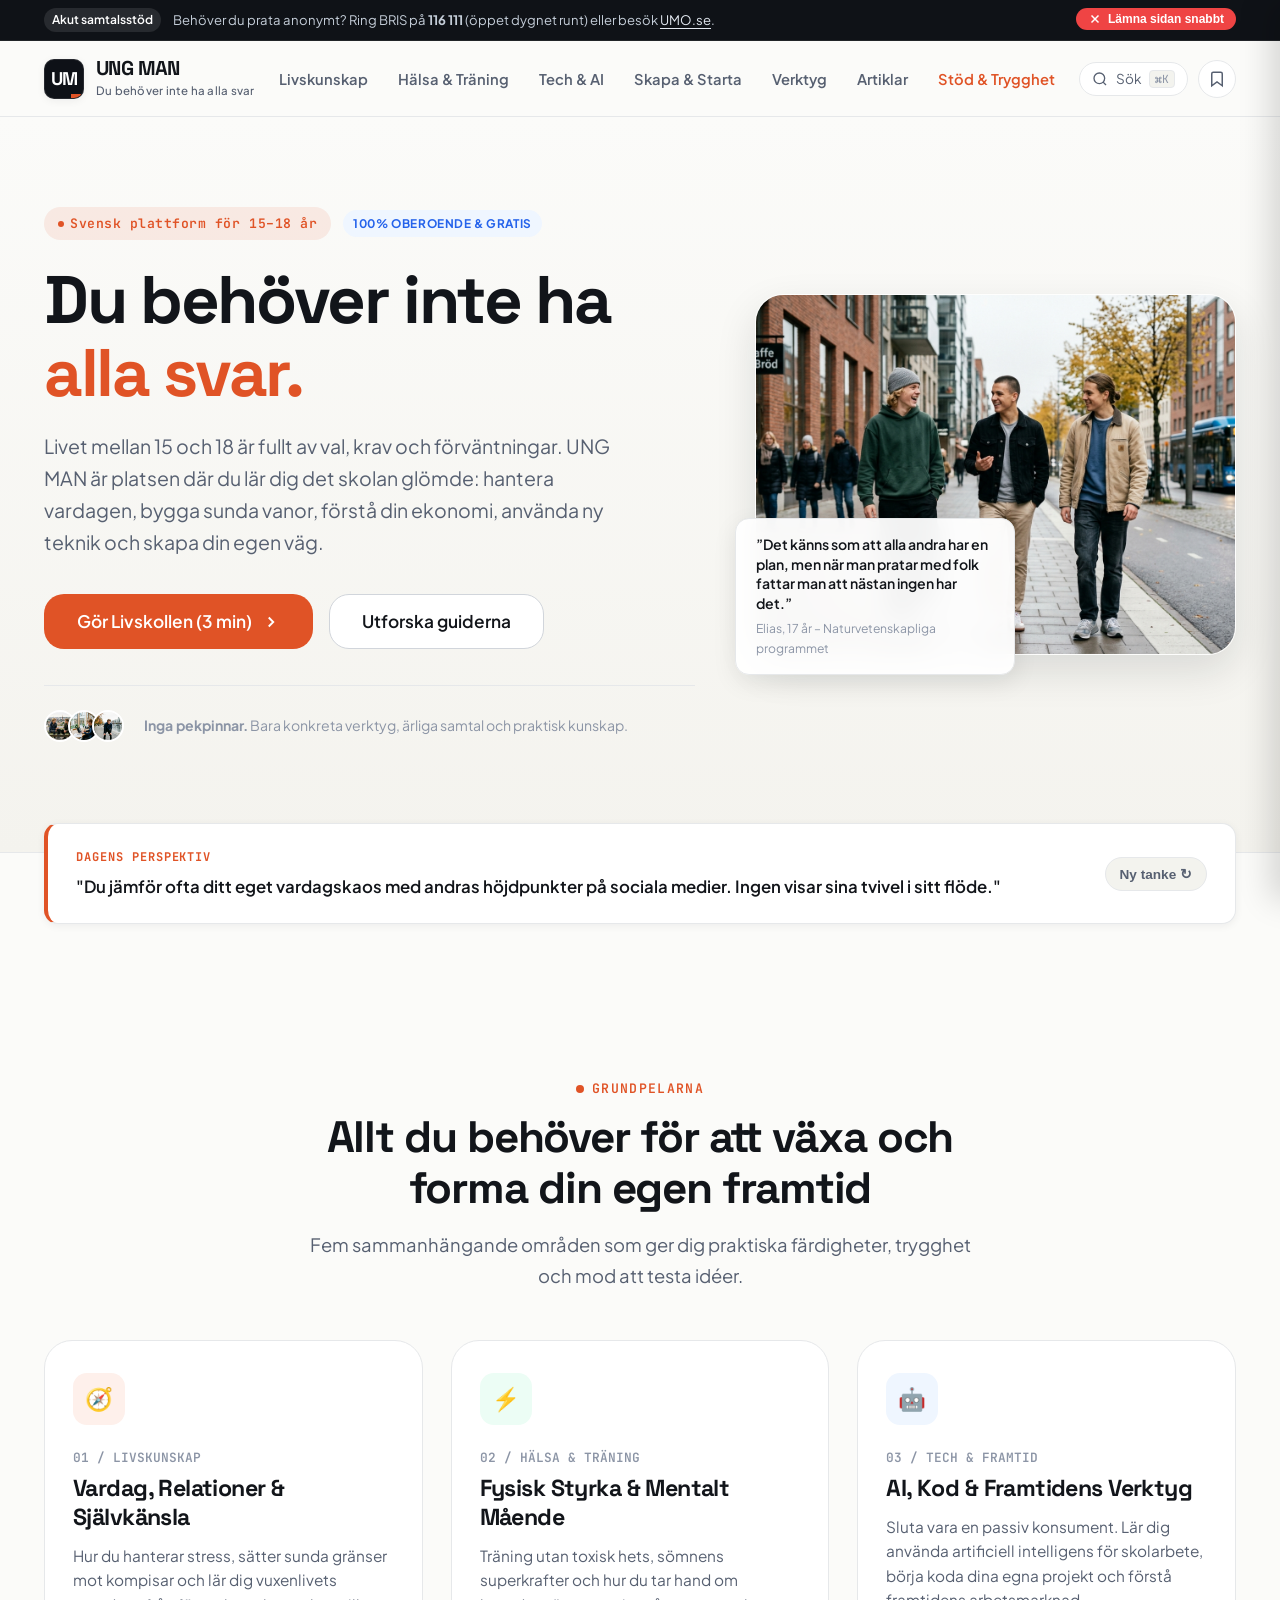
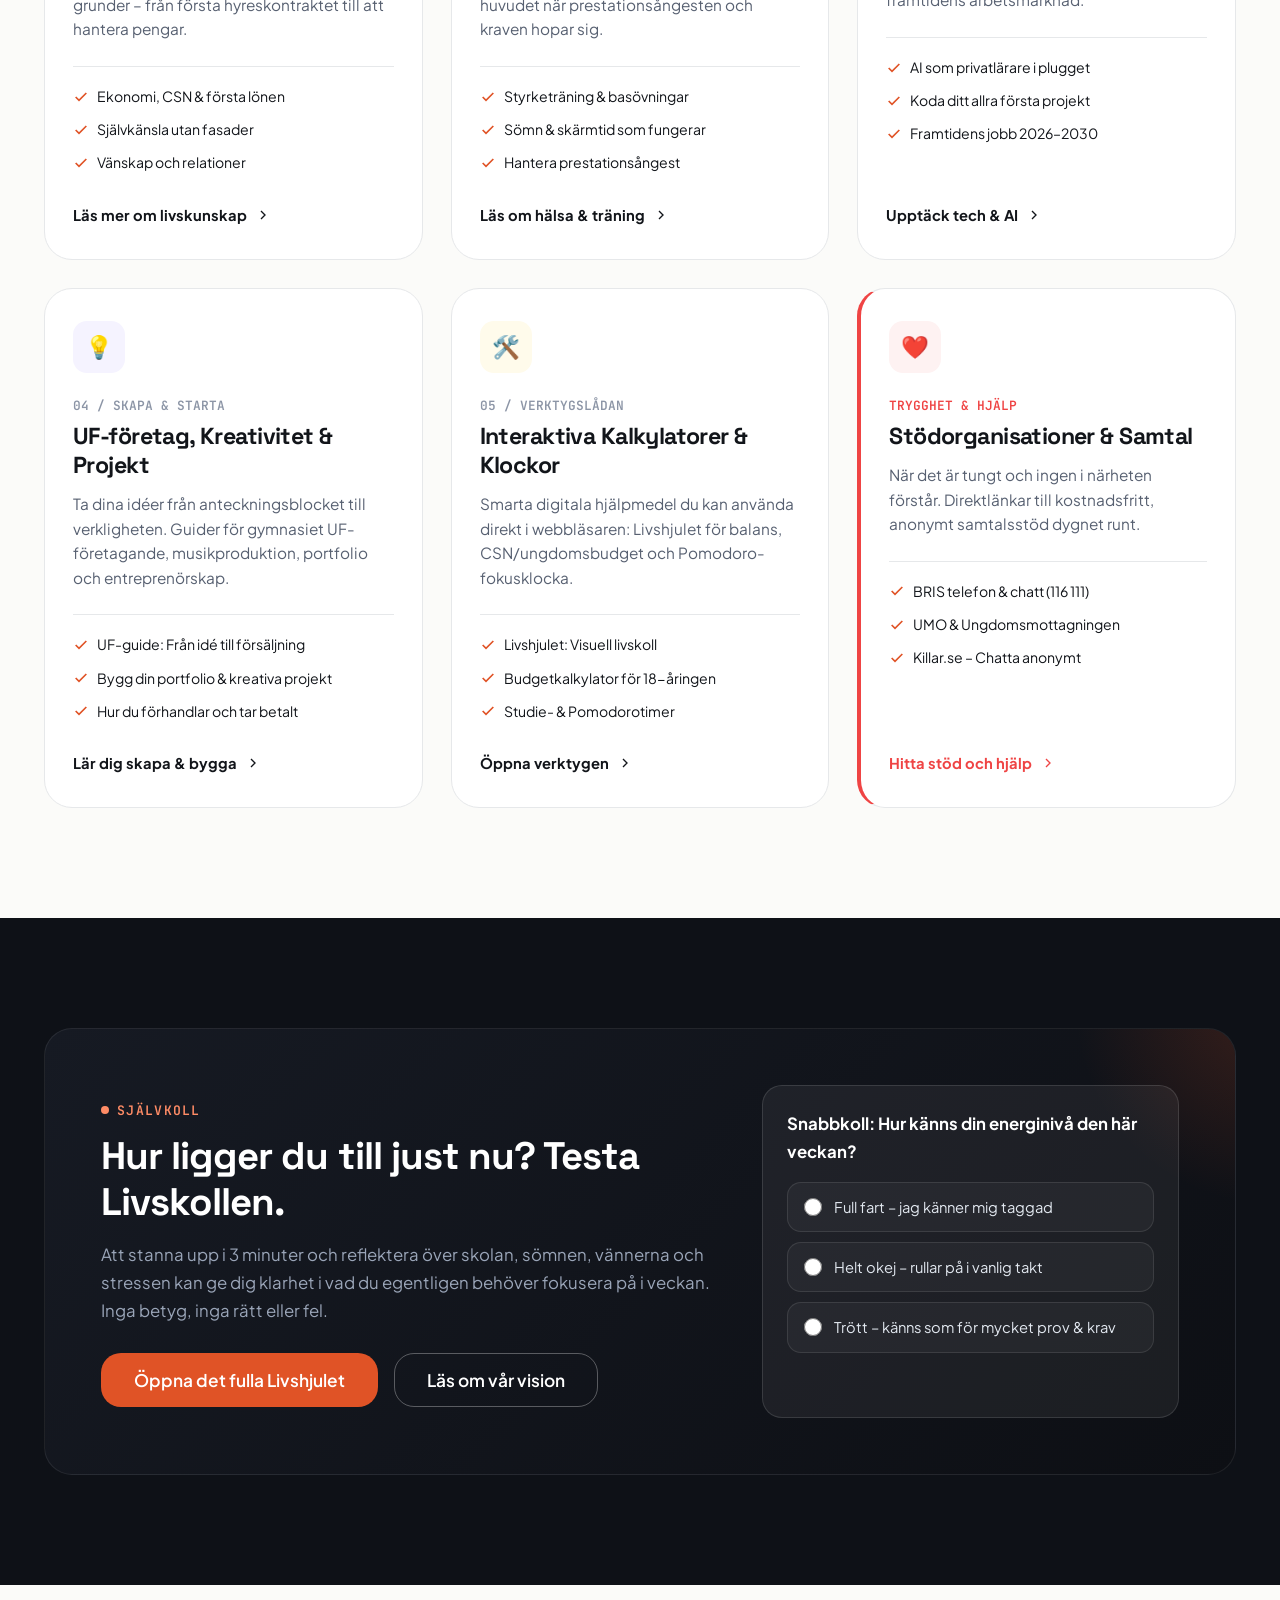
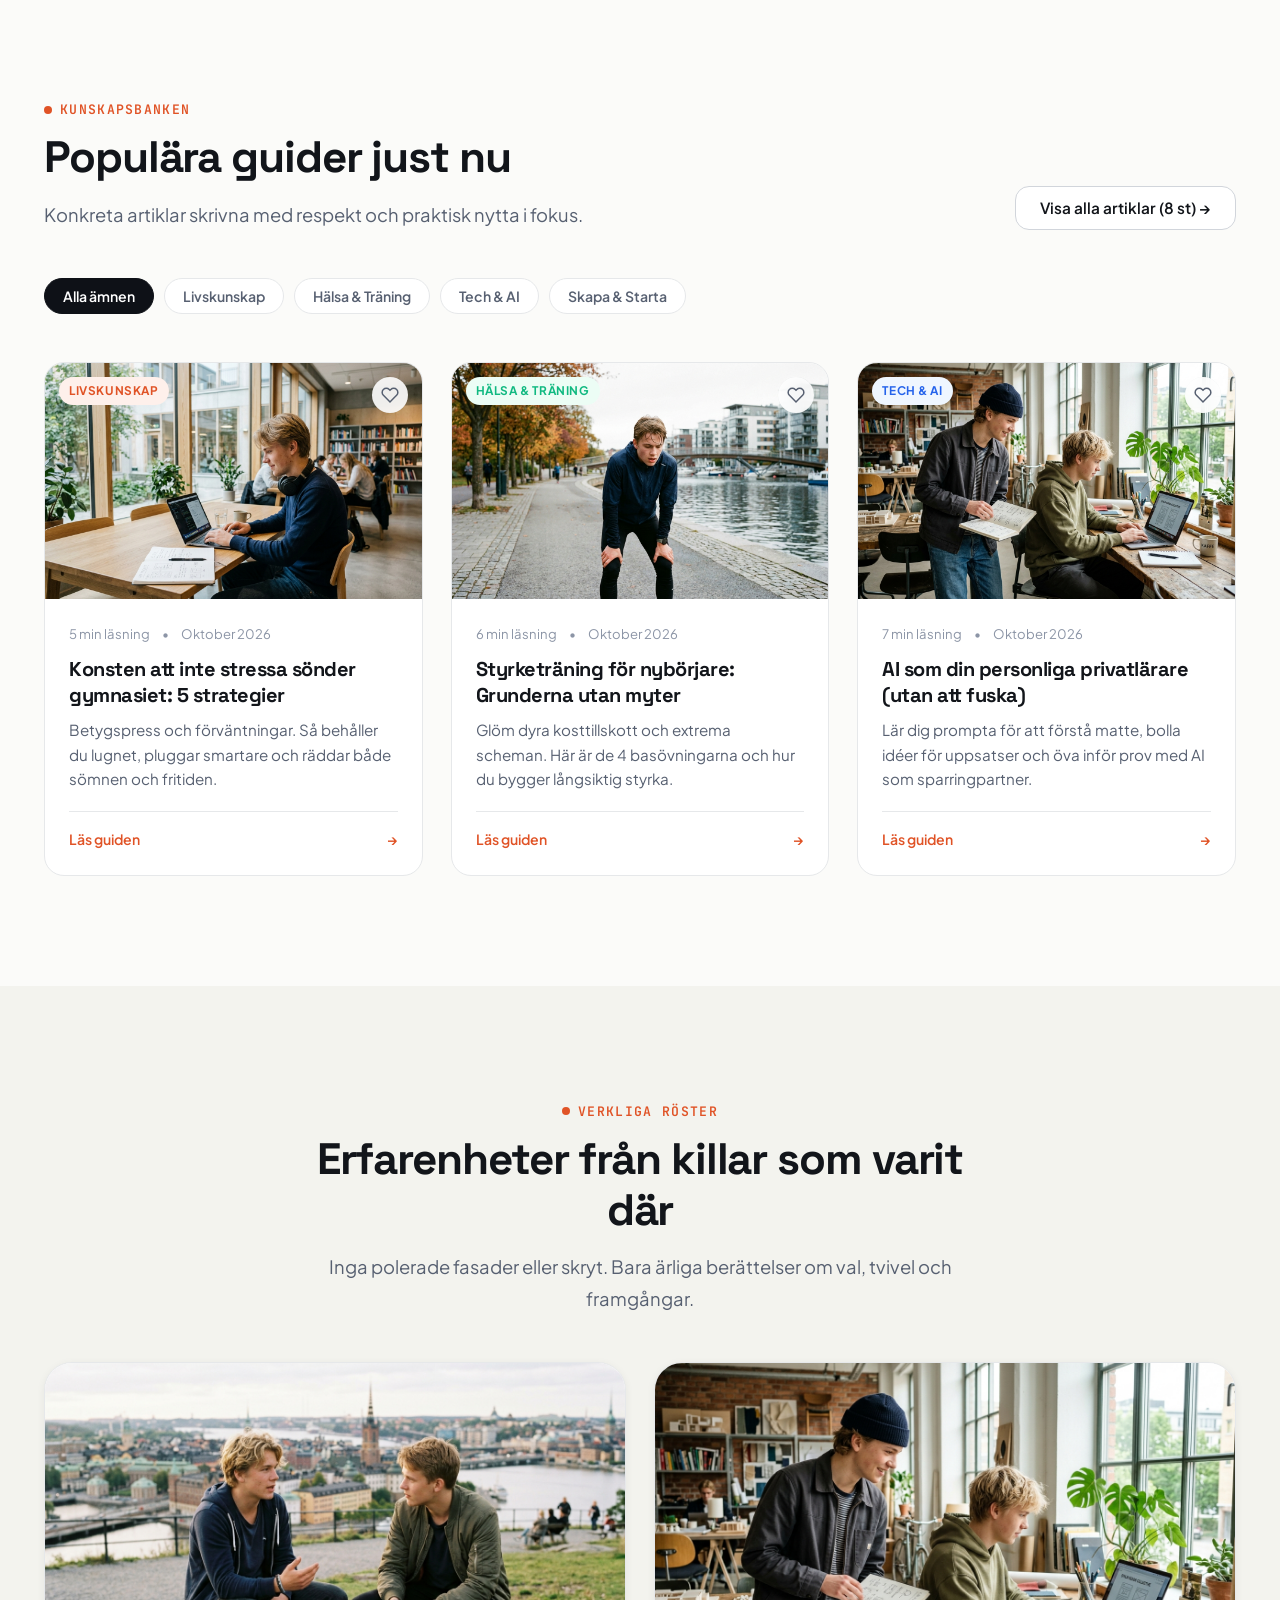
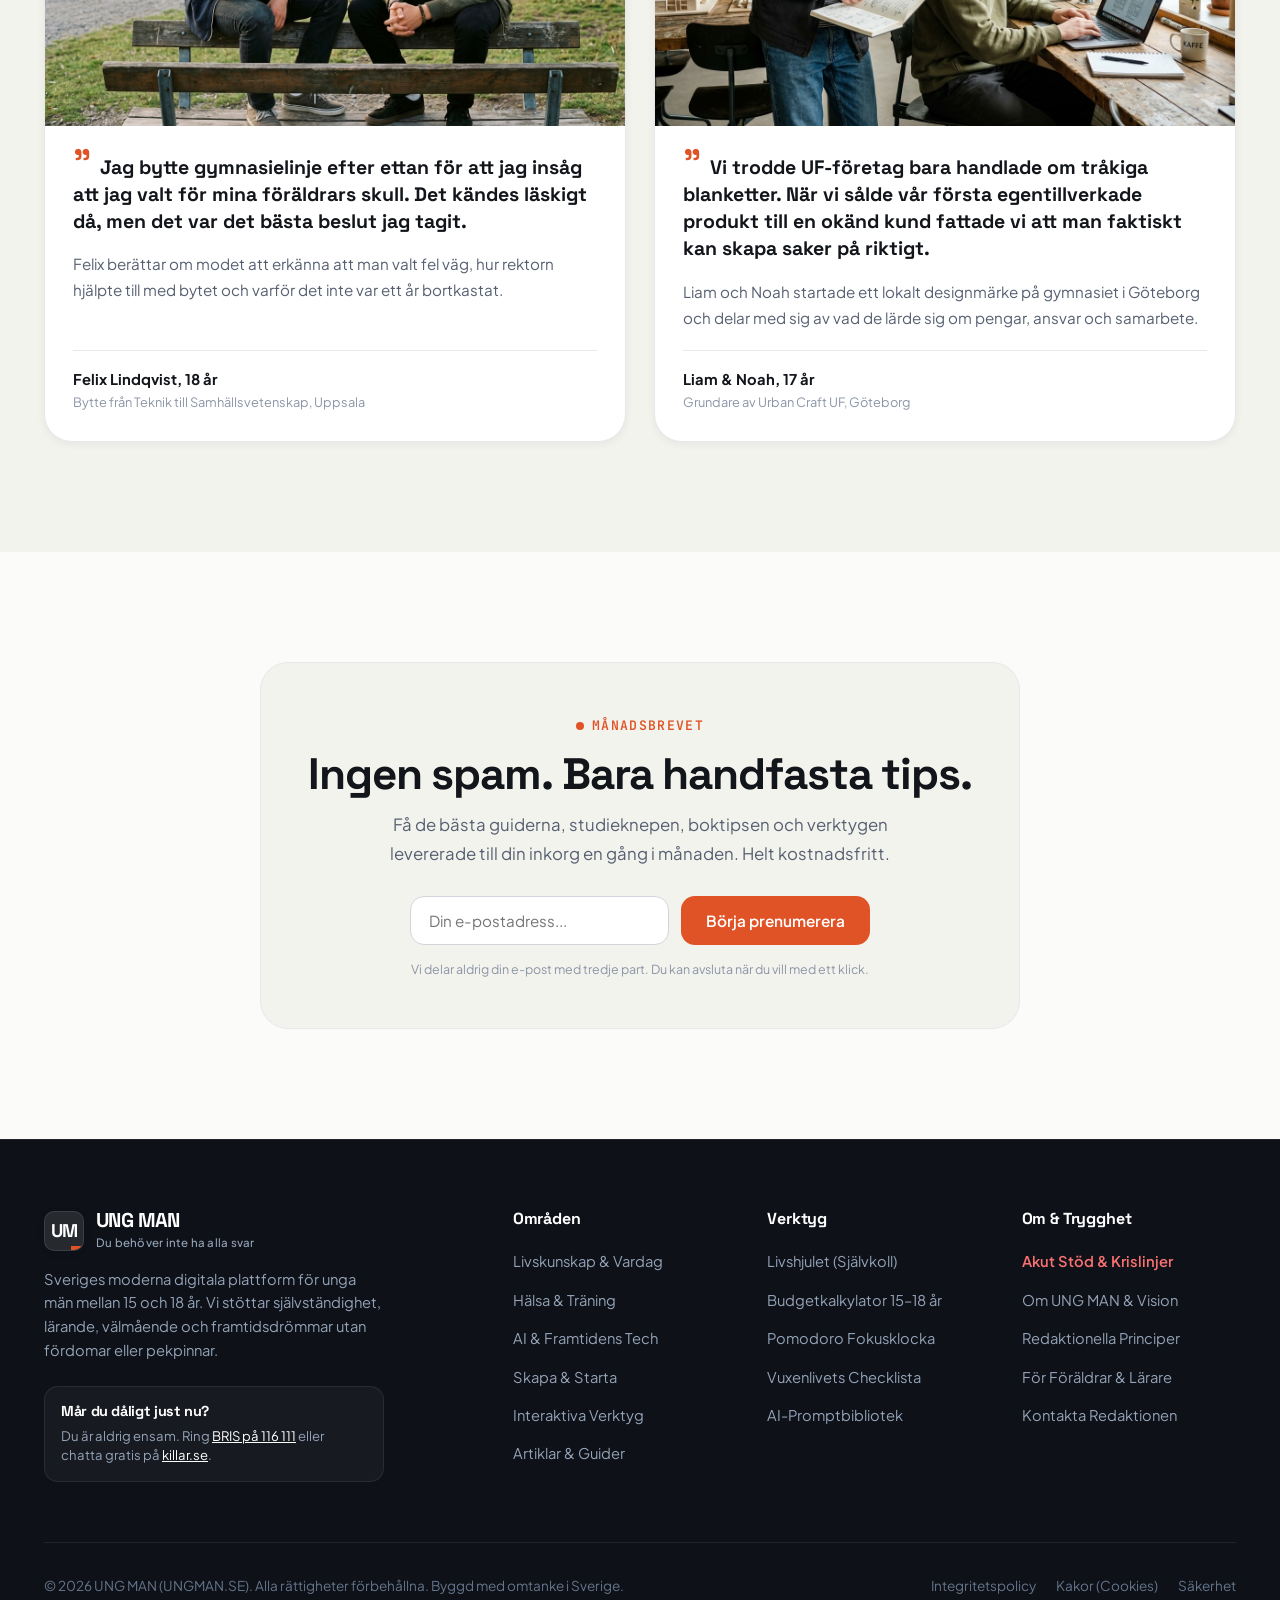
<file: index.html>
<!DOCTYPE html>
<html lang="sv">
<head>
  <meta charset="UTF-8">
  <meta name="viewport" content="width=device-width, initial-scale=1.0">
  <title>UNG MAN – Du behöver inte ha alla svar | Digital plattform för unga män 15–18 år</title>
  <meta name="description" content="Svensk plattform för unga män 15–18 år. Livskunskap, hälsa, träning, AI & tech, entreprenörskap, relationer och interaktiva verktyg för framtiden.">
  <link rel="icon" href="data:image/svg+xml,<svg xmlns='http://www.w3.org/2000/svg' viewBox='0 0 100 100'><rect width='100' height='100' rx='20' fill='%230e1117'/><text y='65' x='50' font-size='50' text-anchor='middle' fill='%23ffffff' font-family='sans-serif' font-weight='bold'>UM</text></svg>">
  <link rel="stylesheet" href="assets/css/style.css">
  <link rel="stylesheet" href="assets/css/components.css">
  <link rel="stylesheet" href="assets/css/tools.css">
</head>
<body>

  <!-- 1. TRYGGHET & SNABBEXIT TOPBAR -->
  <div class="safety-topbar">
    <div class="container">
      <div class="safety-topbar-info">
        <span class="safety-pill">Akut samtalsstöd</span>
        <span>Behöver du prata anonymt? Ring BRIS på <strong>116 111</strong> (öppet dygnet runt) eller besök <a href="https://www.umo.se" target="_blank" rel="noopener" class="safety-link">UMO.se</a>.</span>
      </div>
      <div>
        <button class="quick-exit-btn" title="Lämna sidan omedelbart och gå till väderprognos (Esc 3 ggr)">
          <svg width="14" height="14" viewBox="0 0 24 24" fill="none" stroke="currentColor" stroke-width="2.5"><path d="M18 6L6 18M6 6l12 12"/></svg>
          Lämna sidan snabbt
        </button>
      </div>
    </div>
  </div>

  <!-- 2. HUVUDHEADER & NAVIGATION -->
  <header class="site-header">
    <div class="container">
      <div class="header-inner">
        <!-- Logo -->
        <a href="index.html" class="brand-logo" aria-label="UNG MAN Startsida">
          <div class="brand-symbol">UM</div>
          <div class="brand-text">
            <span class="brand-name">UNG MAN</span>
            <span class="brand-tagline">Du behöver inte ha alla svar</span>
          </div>
        </a>

        <!-- Desktop Navigation -->
        <nav class="nav-desktop" aria-label="Huvudmeny">
          <a href="livskunskap.html" class="nav-link">Livskunskap</a>
          <a href="halsa.html" class="nav-link">Hälsa & Träning</a>
          <a href="tech-framtid.html" class="nav-link">Tech & AI</a>
          <a href="skapa-starta.html" class="nav-link">Skapa & Starta</a>
          <a href="verktyg.html" class="nav-link">Verktyg</a>
          <a href="artiklar.html" class="nav-link">Artiklar</a>
          <a href="stod-trygghet.html" class="nav-link" style="color: var(--accent-primary);">Stöd & Trygghet</a>
        </nav>

        <!-- Actions: Sök, Sparade, Mobilmeny -->
        <div class="header-actions">
          <button class="search-trigger-btn" aria-label="Sök på sajten">
            <svg width="16" height="16" viewBox="0 0 24 24" fill="none" stroke="currentColor" stroke-width="2"><circle cx="11" cy="11" r="8"></circle><line x1="21" y1="21" x2="16.65" y2="16.65"></line></svg>
            <span>Sök</span>
            <kbd>⌘K</kbd>
          </button>

          <button id="savedTriggerBtn" class="saved-trigger-btn" aria-label="Mina sparade guider">
            <svg width="18" height="18" viewBox="0 0 24 24" fill="none" stroke="currentColor" stroke-width="2"><path d="M19 21l-7-5-7 5V5a2 2 0 0 1 2-2h10a2 2 0 0 1 2 2z"></path></svg>
            <span id="savedCounterBadge" class="saved-counter" style="display: none;">0</span>
          </button>

          <button id="mobileNavToggle" class="mobile-nav-toggle" aria-label="Öppna meny" aria-expanded="false">
            <span></span>
            <span></span>
            <span></span>
          </button>
        </div>
      </div>
    </div>
  </header>

  <!-- MOBIL DRAWER -->
  <div id="mobileDrawer" class="mobile-drawer">
    <div class="mobile-drawer-links">
      <a href="index.html" class="mobile-drawer-link active">Startsida</a>
      <a href="livskunskap.html" class="mobile-drawer-link">Livskunskap & Vardag</a>
      <a href="halsa.html" class="mobile-drawer-link">Hälsa & Träning</a>
      <a href="tech-framtid.html" class="mobile-drawer-link">AI & Framtidens Tech</a>
      <a href="skapa-starta.html" class="mobile-drawer-link">Skapa & Starta</a>
      <a href="verktyg.html" class="mobile-drawer-link">Interaktiva Verktyg</a>
      <a href="artiklar.html" class="mobile-drawer-link">Artiklar & Guider</a>
      <a href="stod-trygghet.html" class="mobile-drawer-link" style="color: #ef4444;">Stöd & Trygghet</a>
      <a href="om-oss.html" class="mobile-drawer-link">Om UNG MAN</a>
    </div>
    <div class="mobile-drawer-footer">
      <div style="color: #94a3b8; font-size: 0.88rem; margin-bottom: 12px;">Behöver du hjälp direkt?</div>
      <a href="tel:116111" class="btn btn-primary btn-sm" style="width: 100%; margin-bottom: 10px;">Ring BRIS (116 111)</a>
      <button class="quick-exit-btn" style="width: 100%; justify-content: center; padding: 10px;">Lämna sidan snabbt</button>
    </div>
  </div>

  <main>
    <!-- 3. HERO SEKTION -->
    <section class="hero">
      <div class="container">
        <div class="hero-grid">
          <!-- Text Content -->
          <div class="hero-content">
            <div class="hero-badge-row">
              <span class="hero-tag">Svensk plattform för 15–18 år</span>
              <span class="badge badge-cobalt">100% oberoende & gratis</span>
            </div>
            <h1 class="hero-title">
              Du behöver inte ha <span class="highlight">alla svar.</span>
            </h1>
            <p class="hero-description">
              Livet mellan 15 och 18 är fullt av val, krav och förväntningar. UNG MAN är platsen där du lär dig det skolan glömde: hantera vardagen, bygga sunda vanor, förstå din ekonomi, använda ny teknik och skapa din egen väg.
            </p>
            <div class="hero-actions">
              <a href="verktyg.html#livshjulet" class="btn btn-primary btn-lg">
                <span>Gör Livskollen (3 min)</span>
                <svg width="18" height="18" viewBox="0 0 24 24" fill="none" stroke="currentColor" stroke-width="2.5"><polyline points="9 18 15 12 9 6"></polyline></svg>
              </a>
              <a href="#pelare" class="btn btn-secondary btn-lg">
                <span>Utforska guiderna</span>
              </a>
            </div>
            <div class="hero-trust-bar">
              <div class="hero-trust-avatars">
                <img src="assets/images/friendship-talk.jpg" alt="Användare" class="avatar-mini">
                <img src="assets/images/tech-student.jpg" alt="Användare" class="avatar-mini">
                <img src="assets/images/health-training.jpg" alt="Användare" class="avatar-mini">
              </div>
              <div>
                <strong>Inga pekpinnar.</strong> Bara konkreta verktyg, ärliga samtal och praktisk kunskap.
              </div>
            </div>
          </div>

          <!-- Hero Image & Ambient Card -->
          <div class="hero-media-wrap">
            <div class="hero-main-card">
              <img src="assets/images/hero-friends.jpg" alt="Unga män som umgås på en svensk gata i Stockholm" width="700" height="525" fetchpriority="high">
            </div>
            <div class="hero-floating-quote">
              <div class="quote-chip-text">
                ”Det känns som att alla andra har en plan, men när man pratar med folk fattar man att nästan ingen har det.”
              </div>
              <span class="quote-chip-author">Elias, 17 år – Naturvetenskapliga programmet</span>
            </div>
          </div>
        </div>
      </div>
    </section>

    <!-- 4. DAGENS TANKE STRIP -->
    <div class="container">
      <div class="daily-thought-box">
        <div class="thought-content">
          <div class="thought-label">Dagens perspektiv</div>
          <p id="dailyThoughtText" class="thought-text">
            "Du jämför ofta ditt eget vardagskaos med andras höjdpunkter på sociala medier. Ingen visar sina tvivel i sitt flöde."
          </p>
        </div>
        <button id="refreshThoughtBtn" class="thought-action-btn" title="Klicka för ny tanke">
          Ny tanke ↻
        </button>
      </div>
    </div>

    <!-- 5. DE FEM HUVUDPELARNA -->
    <section id="pelare" class="section">
      <div class="container">
        <div class="section-header text-center">
          <div class="eyebrow">Grundpelarna</div>
          <h2 class="section-title">Allt du behöver för att växa och forma din egen framtid</h2>
          <p class="section-subtitle">
            Fem sammanhängande områden som ger dig praktiska färdigheter, trygghet och mod att testa idéer.
          </p>
        </div>

        <div class="grid grid-3">
          <!-- Pelare 1: Livskunskap -->
          <div class="pillar-card livskunskap">
            <div class="pillar-icon-box">🧭</div>
            <div class="pillar-number">01 / LIVSKUNSKAP</div>
            <h3 class="pillar-title">Vardag, Relationer & Självkänsla</h3>
            <p class="pillar-desc">
              Hur du hanterar stress, sätter sunda gränser mot kompisar och lär dig vuxenlivets grunder – från första hyreskontraktet till att hantera pengar.
            </p>
            <ul class="pillar-topics-list">
              <li>
                <svg width="16" height="16" viewBox="0 0 24 24" fill="none" stroke="currentColor" stroke-width="2.5"><polyline points="20 6 9 17 4 12"></polyline></svg>
                Ekonomi, CSN & första lönen
              </li>
              <li>
                <svg width="16" height="16" viewBox="0 0 24 24" fill="none" stroke="currentColor" stroke-width="2.5"><polyline points="20 6 9 17 4 12"></polyline></svg>
                Självkänsla utan fasader
              </li>
              <li>
                <svg width="16" height="16" viewBox="0 0 24 24" fill="none" stroke="currentColor" stroke-width="2.5"><polyline points="20 6 9 17 4 12"></polyline></svg>
                Vänskap och relationer
              </li>
            </ul>
            <a href="livskunskap.html" class="pillar-link">
              Läs mer om livskunskap
              <svg width="16" height="16" viewBox="0 0 24 24" fill="none" stroke="currentColor" stroke-width="2"><polyline points="9 18 15 12 9 6"></polyline></svg>
            </a>
          </div>

          <!-- Pelare 2: Hälsa & Träning -->
          <div class="pillar-card halsa">
            <div class="pillar-icon-box">⚡</div>
            <div class="pillar-number">02 / HÄLSA & TRÄNING</div>
            <h3 class="pillar-title">Fysisk Styrka & Mentalt Mående</h3>
            <p class="pillar-desc">
              Träning utan toxisk hets, sömnens superkrafter och hur du tar hand om huvudet när prestationsångesten och kraven hopar sig.
            </p>
            <ul class="pillar-topics-list">
              <li>
                <svg width="16" height="16" viewBox="0 0 24 24" fill="none" stroke="currentColor" stroke-width="2.5"><polyline points="20 6 9 17 4 12"></polyline></svg>
                Styrketräning & basövningar
              </li>
              <li>
                <svg width="16" height="16" viewBox="0 0 24 24" fill="none" stroke="currentColor" stroke-width="2.5"><polyline points="20 6 9 17 4 12"></polyline></svg>
                Sömn & skärmtid som fungerar
              </li>
              <li>
                <svg width="16" height="16" viewBox="0 0 24 24" fill="none" stroke="currentColor" stroke-width="2.5"><polyline points="20 6 9 17 4 12"></polyline></svg>
                Hantera prestationsångest
              </li>
            </ul>
            <a href="halsa.html" class="pillar-link">
              Läs om hälsa & träning
              <svg width="16" height="16" viewBox="0 0 24 24" fill="none" stroke="currentColor" stroke-width="2"><polyline points="9 18 15 12 9 6"></polyline></svg>
            </a>
          </div>

          <!-- Pelare 3: Tech & AI -->
          <div class="pillar-card tech">
            <div class="pillar-icon-box">🤖</div>
            <div class="pillar-number">03 / TECH & FRAMTID</div>
            <h3 class="pillar-title">AI, Kod & Framtidens Verktyg</h3>
            <p class="pillar-desc">
              Sluta vara en passiv konsument. Lär dig använda artificiell intelligens för skolarbete, börja koda dina egna projekt och förstå framtidens arbetsmarknad.
            </p>
            <ul class="pillar-topics-list">
              <li>
                <svg width="16" height="16" viewBox="0 0 24 24" fill="none" stroke="currentColor" stroke-width="2.5"><polyline points="20 6 9 17 4 12"></polyline></svg>
                AI som privatlärare i plugget
              </li>
              <li>
                <svg width="16" height="16" viewBox="0 0 24 24" fill="none" stroke="currentColor" stroke-width="2.5"><polyline points="20 6 9 17 4 12"></polyline></svg>
                Koda ditt allra första projekt
              </li>
              <li>
                <svg width="16" height="16" viewBox="0 0 24 24" fill="none" stroke="currentColor" stroke-width="2.5"><polyline points="20 6 9 17 4 12"></polyline></svg>
                Framtidens jobb 2026–2030
              </li>
            </ul>
            <a href="tech-framtid.html" class="pillar-link">
              Upptäck tech & AI
              <svg width="16" height="16" viewBox="0 0 24 24" fill="none" stroke="currentColor" stroke-width="2"><polyline points="9 18 15 12 9 6"></polyline></svg>
            </a>
          </div>

          <!-- Pelare 4: Skapa & Starta -->
          <div class="pillar-card skapa">
            <div class="pillar-icon-box">💡</div>
            <div class="pillar-number">04 / SKAPA & STARTA</div>
            <h3 class="pillar-title">UF-företag, Kreativitet & Projekt</h3>
            <p class="pillar-desc">
              Ta dina idéer från anteckningsblocket till verkligheten. Guider för gymnasiet UF-företagande, musikproduktion, portfolio och entreprenörskap.
            </p>
            <ul class="pillar-topics-list">
              <li>
                <svg width="16" height="16" viewBox="0 0 24 24" fill="none" stroke="currentColor" stroke-width="2.5"><polyline points="20 6 9 17 4 12"></polyline></svg>
                UF-guide: Från idé till försäljning
              </li>
              <li>
                <svg width="16" height="16" viewBox="0 0 24 24" fill="none" stroke="currentColor" stroke-width="2.5"><polyline points="20 6 9 17 4 12"></polyline></svg>
                Bygg din portfolio & kreativa projekt
              </li>
              <li>
                <svg width="16" height="16" viewBox="0 0 24 24" fill="none" stroke="currentColor" stroke-width="2.5"><polyline points="20 6 9 17 4 12"></polyline></svg>
                Hur du förhandlar och tar betalt
              </li>
            </ul>
            <a href="skapa-starta.html" class="pillar-link">
              Lär dig skapa & bygga
              <svg width="16" height="16" viewBox="0 0 24 24" fill="none" stroke="currentColor" stroke-width="2"><polyline points="9 18 15 12 9 6"></polyline></svg>
            </a>
          </div>

          <!-- Pelare 5: Verktygslådan -->
          <div class="pillar-card verktyg">
            <div class="pillar-icon-box">🛠️</div>
            <div class="pillar-number">05 / VERKTYGSLÅDAN</div>
            <h3 class="pillar-title">Interaktiva Kalkylatorer & Klockor</h3>
            <p class="pillar-desc">
              Smarta digitala hjälpmedel du kan använda direkt i webbläsaren: Livshjulet för balans, CSN/ungdomsbudget och Pomodoro-fokusklocka.
            </p>
            <ul class="pillar-topics-list">
              <li>
                <svg width="16" height="16" viewBox="0 0 24 24" fill="none" stroke="currentColor" stroke-width="2.5"><polyline points="20 6 9 17 4 12"></polyline></svg>
                Livshjulet: Visuell livskoll
              </li>
              <li>
                <svg width="16" height="16" viewBox="0 0 24 24" fill="none" stroke="currentColor" stroke-width="2.5"><polyline points="20 6 9 17 4 12"></polyline></svg>
                Budgetkalkylator för 18-åringen
              </li>
              <li>
                <svg width="16" height="16" viewBox="0 0 24 24" fill="none" stroke="currentColor" stroke-width="2.5"><polyline points="20 6 9 17 4 12"></polyline></svg>
                Studie- & Pomodorotimer
              </li>
            </ul>
            <a href="verktyg.html" class="pillar-link">
              Öppna verktygen
              <svg width="16" height="16" viewBox="0 0 24 24" fill="none" stroke="currentColor" stroke-width="2"><polyline points="9 18 15 12 9 6"></polyline></svg>
            </a>
          </div>

          <!-- Pelare 6: Trygghet & Stöd -->
          <div class="pillar-card livskunskap" style="border-left: 4px solid #ef4444;">
            <div class="pillar-icon-box" style="background: #fef2f2; color: #ef4444;">❤️</div>
            <div class="pillar-number" style="color: #ef4444;">TRYGGHET & HJÄLP</div>
            <h3 class="pillar-title">Stödorganisationer & Samtal</h3>
            <p class="pillar-desc">
              När det är tungt och ingen i närheten förstår. Direktlänkar till kostnadsfritt, anonymt samtalsstöd dygnet runt.
            </p>
            <ul class="pillar-topics-list">
              <li>
                <svg width="16" height="16" viewBox="0 0 24 24" fill="none" stroke="currentColor" stroke-width="2.5"><polyline points="20 6 9 17 4 12"></polyline></svg>
                BRIS telefon & chatt (116 111)
              </li>
              <li>
                <svg width="16" height="16" viewBox="0 0 24 24" fill="none" stroke="currentColor" stroke-width="2.5"><polyline points="20 6 9 17 4 12"></polyline></svg>
                UMO & Ungdomsmottagningen
              </li>
              <li>
                <svg width="16" height="16" viewBox="0 0 24 24" fill="none" stroke="currentColor" stroke-width="2.5"><polyline points="20 6 9 17 4 12"></polyline></svg>
                Killar.se – Chatta anonymt
              </li>
            </ul>
            <a href="stod-trygghet.html" class="pillar-link" style="color: #ef4444;">
              Hitta stöd och hjälp
              <svg width="16" height="16" viewBox="0 0 24 24" fill="none" stroke="currentColor" stroke-width="2"><polyline points="9 18 15 12 9 6"></polyline></svg>
            </a>
          </div>
        </div>
      </div>
    </section>

    <!-- 6. INTERAKTIV TEASER: LIVSKOLLEN -->
    <section class="section section-dark">
      <div class="container">
        <div class="livskollen-teaser-card">
          <div class="teaser-inner">
            <div>
              <div class="eyebrow eyebrow-dark">Självkoll</div>
              <h2 class="teaser-heading">Hur ligger du till just nu? Testa Livskollen.</h2>
              <p class="teaser-text">
                Att stanna upp i 3 minuter och reflektera över skolan, sömnen, vännerna och stressen kan ge dig klarhet i vad du egentligen behöver fokusera på i veckan. Inga betyg, inga rätt eller fel.
              </p>
              <div style="display: flex; gap: 16px; flex-wrap: wrap;">
                <a href="verktyg.html#livshjulet" class="btn btn-primary btn-lg">
                  Öppna det fulla Livshjulet
                </a>
                <a href="om-oss.html" class="btn btn-outline-white btn-lg">
                  Läs om vår vision
                </a>
              </div>
            </div>

            <!-- Snabbfråga / Interaktiv widget -->
            <div class="quick-quiz-preview">
              <div class="quiz-step-title">Snabbkoll: Hur känns din energinivå den här veckan?</div>
              <div class="quiz-options-group">
                <label class="quiz-option-label">
                  <input type="radio" name="quickEnergy" value="high" onclick="handleQuickTeaser('Bra! Utnyttja energin till att ta tag i ett projekt du skjutit upp.')">
                  <span>Full fart – jag känner mig taggad</span>
                </label>
                <label class="quiz-option-label">
                  <input type="radio" name="quickEnergy" value="medium" onclick="handleQuickTeaser('Helt normalt. Prioritera 8 timmars sömn så håller du jämn nivå.')">
                  <span>Helt okej – rullar på i vanlig takt</span>
                </label>
                <label class="quiz-option-label">
                  <input type="radio" name="quickEnergy" value="tired" onclick="handleQuickTeaser('Viktigt: Tillåt dig att vila utan dåligt samvete. Skrolla mindre, sov mer.')">
                  <span>Trött – känns som för mycket prov & krav</span>
                </label>
              </div>
              <div id="quickTeaserResult" style="margin-top: 16px; font-size: 0.9rem; color: #f8fafc; font-weight: 500; min-height: 24px;"></div>
            </div>
          </div>
        </div>
      </div>
    </section>

    <!-- 7. POPULÄRA GUIDER & ARTIKLAR -->
    <section class="section">
      <div class="container">
        <div class="section-header" style="display: flex; justify-content: space-between; align-items: flex-end; flex-wrap: wrap; gap: 20px;">
          <div>
            <div class="eyebrow">Kunskapsbanken</div>
            <h2 class="section-title">Populära guider just nu</h2>
            <p class="section-subtitle">Konkreta artiklar skrivna med respekt och praktisk nytta i fokus.</p>
          </div>
          <a href="artiklar.html" class="btn btn-secondary">Visa alla artiklar (8 st) →</a>
        </div>

        <!-- Filter bar -->
        <div class="filter-bar" id="homeArticleFilters">
          <button class="filter-btn active" data-filter="all">Alla ämnen</button>
          <button class="filter-btn" data-filter="livskunskap">Livskunskap</button>
          <button class="filter-btn" data-filter="halsa">Hälsa & Träning</button>
          <button class="filter-btn" data-filter="tech">Tech & AI</button>
          <button class="filter-btn" data-filter="skapa">Skapa & Starta</button>
        </div>

        <!-- Article Grid -->
        <div class="grid grid-3" id="homeArticlesContainer">
          <!-- Card 1 -->
          <article class="card" data-category="livskunskap">
            <div class="card-img-wrap">
              <span class="card-img-badge badge badge-terracotta">Livskunskap</span>
              <button class="card-bookmark-btn" data-article-id="konsten-att-inte-stressa-gymnasiet" onclick="toggleArticleBookmark('konsten-att-inte-stressa-gymnasiet')">
                <svg width="18" height="18" viewBox="0 0 24 24" fill="none" stroke="currentColor" stroke-width="2"><path d="M20.84 4.61a5.5 5.5 0 0 0-7.78 0L12 5.67l-1.06-1.06a5.5 5.5 0 0 0-7.78 7.78l1.06 1.06L12 21.23l7.78-7.78 1.06-1.06a5.5 5.5 0 0 0 0-7.78z"></path></svg>
              </button>
              <img src="assets/images/tech-student.jpg" alt="Student i bibliotek" loading="lazy">
            </div>
            <div class="card-body">
              <div class="card-meta">
                <span>5 min läsning</span>
                <span>•</span>
                <span>Oktober 2026</span>
              </div>
              <h3 class="card-title">
                <a href="artikel-detalj.html">Konsten att inte stressa sönder gymnasiet: 5 strategier</a>
              </h3>
              <p class="card-excerpt">
                Betygspress och förväntningar. Så behåller du lugnet, pluggar smartare och räddar både sömnen och fritiden.
              </p>
              <div class="card-footer">
                <a href="artikel-detalj.html">Läs guiden</a>
                <span>→</span>
              </div>
            </div>
          </article>

          <!-- Card 2 -->
          <article class="card" data-category="halsa">
            <div class="card-img-wrap">
              <span class="card-img-badge badge badge-emerald">Hälsa & Träning</span>
              <button class="card-bookmark-btn" data-article-id="styrketraning-utan-skitsnack" onclick="toggleArticleBookmark('styrketraning-utan-skitsnack')">
                <svg width="18" height="18" viewBox="0 0 24 24" fill="none" stroke="currentColor" stroke-width="2"><path d="M20.84 4.61a5.5 5.5 0 0 0-7.78 0L12 5.67l-1.06-1.06a5.5 5.5 0 0 0-7.78 7.78l1.06 1.06L12 21.23l7.78-7.78 1.06-1.06a5.5 5.5 0 0 0 0-7.78z"></path></svg>
              </button>
              <img src="assets/images/health-training.jpg" alt="Träning i stadspark" loading="lazy">
            </div>
            <div class="card-body">
              <div class="card-meta">
                <span>6 min läsning</span>
                <span>•</span>
                <span>Oktober 2026</span>
              </div>
              <h3 class="card-title">
                <a href="halsa.html#gym-guide">Styrketräning för nybörjare: Grunderna utan myter</a>
              </h3>
              <p class="card-excerpt">
                Glöm dyra kosttillskott och extrema scheman. Här är de 4 basövningarna och hur du bygger långsiktig styrka.
              </p>
              <div class="card-footer">
                <a href="halsa.html#gym-guide">Läs guiden</a>
                <span>→</span>
              </div>
            </div>
          </article>

          <!-- Card 3 -->
          <article class="card" data-category="tech">
            <div class="card-img-wrap">
              <span class="card-img-badge badge badge-cobalt">Tech & AI</span>
              <button class="card-bookmark-btn" data-article-id="ai-som-privatlarare-skolan" onclick="toggleArticleBookmark('ai-som-privatlarare-skolan')">
                <svg width="18" height="18" viewBox="0 0 24 24" fill="none" stroke="currentColor" stroke-width="2"><path d="M20.84 4.61a5.5 5.5 0 0 0-7.78 0L12 5.67l-1.06-1.06a5.5 5.5 0 0 0-7.78 7.78l1.06 1.06L12 21.23l7.78-7.78 1.06-1.06a5.5 5.5 0 0 0 0-7.78z"></path></svg>
              </button>
              <img src="assets/images/creators-studio.jpg" alt="Tech och skapande" loading="lazy">
            </div>
            <div class="card-body">
              <div class="card-meta">
                <span>7 min läsning</span>
                <span>•</span>
                <span>Oktober 2026</span>
              </div>
              <h3 class="card-title">
                <a href="tech-framtid.html#ai-studier">AI som din personliga privatlärare (utan att fuska)</a>
              </h3>
              <p class="card-excerpt">
                Lär dig prompta för att förstå matte, bolla idéer för uppsatser och öva inför prov med AI som sparringpartner.
              </p>
              <div class="card-footer">
                <a href="tech-framtid.html#ai-studier">Läs guiden</a>
                <span>→</span>
              </div>
            </div>
          </article>
        </div>
      </div>
    </section>

    <!-- 8. VERKLIGA RÖSTER / INTERVJUER -->
    <section class="section section-subtle">
      <div class="container">
        <div class="section-header text-center">
          <div class="eyebrow">Verkliga röster</div>
          <h2 class="section-title">Erfarenheter från killar som varit där</h2>
          <p class="section-subtitle">Inga polerade fasader eller skryt. Bara ärliga berättelser om val, tvivel och framgångar.</p>
        </div>

        <div class="grid grid-2">
          <!-- Voice 1 -->
          <div class="voice-card">
            <img src="assets/images/friendship-talk.jpg" alt="Samtal på utsiktsplats" class="voice-img-top">
            <div class="voice-body">
              <div class="voice-quote">
                Jag bytte gymnasielinje efter ettan för att jag insåg att jag valt för mina föräldrars skull. Det kändes läskigt då, men det var det bästa beslut jag tagit.
              </div>
              <p style="font-size: 0.95rem; color: var(--text-secondary); margin-bottom: 20px;">
                Felix berättar om modet att erkänna att man valt fel väg, hur rektorn hjälpte till med bytet och varför det inte var ett år bortkastat.
              </p>
              <div class="voice-author-row">
                <div>
                  <div class="voice-author-name">Felix Lindqvist, 18 år</div>
                  <div class="voice-author-role">Bytte från Teknik till Samhällsvetenskap, Uppsala</div>
                </div>
              </div>
            </div>
          </div>

          <!-- Voice 2 -->
          <div class="voice-card">
            <img src="assets/images/creators-studio.jpg" alt="Kreatörer i studio" class="voice-img-top">
            <div class="voice-body">
              <div class="voice-quote">
                Vi trodde UF-företag bara handlade om tråkiga blanketter. När vi sålde vår första egentillverkade produkt till en okänd kund fattade vi att man faktiskt kan skapa saker på riktigt.
              </div>
              <p style="font-size: 0.95rem; color: var(--text-secondary); margin-bottom: 20px;">
                Liam och Noah startade ett lokalt designmärke på gymnasiet i Göteborg och delar med sig av vad de lärde sig om pengar, ansvar och samarbete.
              </p>
              <div class="voice-author-row">
                <div>
                  <div class="voice-author-name">Liam & Noah, 17 år</div>
                  <div class="voice-author-role">Grundare av Urban Craft UF, Göteborg</div>
                </div>
              </div>
            </div>
          </div>
        </div>
      </div>
    </section>

    <!-- 9. NYHETSBREV & MÅNADSINSIGHT -->
    <section class="section">
      <div class="container">
        <div class="newsletter-card">
          <div class="eyebrow">Månadsbrevet</div>
          <h2 class="newsletter-title">Ingen spam. Bara handfasta tips.</h2>
          <p class="newsletter-text">
            Få de bästa guiderna, studieknepen, boktipsen och verktygen levererade till din inkorg en gång i månaden. Helt kostnadsfritt.
          </p>
          <form class="newsletter-form" onsubmit="event.preventDefault(); showToast('Tack för att du prenumererar! Välkommen ombord.'); this.reset();">
            <input type="email" class="newsletter-input" placeholder="Din e-postadress..." required aria-label="E-postadress">
            <button type="submit" class="btn btn-primary">Börja prenumerera</button>
          </form>
          <div class="newsletter-note">
            Vi delar aldrig din e-post med tredje part. Du kan avsluta när du vill med ett klick.
          </div>
        </div>
      </div>
    </section>
  </main>

  <!-- 10. FOOTER -->
  <footer class="site-footer">
    <div class="container">
      <div class="footer-grid">
        <!-- Col 1: Brand -->
        <div class="footer-brand">
          <div class="brand-logo" style="margin-bottom: 16px;">
            <div class="brand-symbol">UM</div>
            <div class="brand-text">
              <span class="brand-name">UNG MAN</span>
              <span class="brand-tagline">Du behöver inte ha alla svar</span>
            </div>
          </div>
          <p class="footer-description">
            Sveriges moderna digitala plattform för unga män mellan 15 och 18 år. Vi stöttar självständighet, lärande, välmående och framtidsdrömmar utan fördomar eller pekpinnar.
          </p>
          <div class="footer-helpline-box">
            <h5>Mår du dåligt just nu?</h5>
            <p>Du är aldrig ensam. Ring <a href="tel:116111" style="color: #fff; text-decoration: underline;">BRIS på 116 111</a> eller chatta gratis på <a href="https://killar.se" target="_blank" rel="noopener" style="color: #fff; text-decoration: underline;">killar.se</a>.</p>
          </div>
        </div>

        <!-- Col 2: Pelare -->
        <div>
          <h4 class="footer-col-title">Områden</h4>
          <ul class="footer-links">
            <li><a href="livskunskap.html" class="footer-link">Livskunskap & Vardag</a></li>
            <li><a href="halsa.html" class="footer-link">Hälsa & Träning</a></li>
            <li><a href="tech-framtid.html" class="footer-link">AI & Framtidens Tech</a></li>
            <li><a href="skapa-starta.html" class="footer-link">Skapa & Starta</a></li>
            <li><a href="verktyg.html" class="footer-link">Interaktiva Verktyg</a></li>
            <li><a href="artiklar.html" class="footer-link">Artiklar & Guider</a></li>
          </ul>
        </div>

        <!-- Col 3: Verktyg -->
        <div>
          <h4 class="footer-col-title">Verktyg</h4>
          <ul class="footer-links">
            <li><a href="verktyg.html#livshjulet" class="footer-link">Livshjulet (Självkoll)</a></li>
            <li><a href="verktyg.html#budget-kalkylator" class="footer-link">Budgetkalkylator 15–18 år</a></li>
            <li><a href="verktyg.html#fokusklocka" class="footer-link">Pomodoro Fokusklocka</a></li>
            <li><a href="livskunskap.html#checklista" class="footer-link">Vuxenlivets Checklista</a></li>
            <li><a href="tech-framtid.html#prompter" class="footer-link">AI-Promptbibliotek</a></li>
          </ul>
        </div>

        <!-- Col 4: Om & Stöd -->
        <div>
          <h4 class="footer-col-title">Om & Trygghet</h4>
          <ul class="footer-links">
            <li><a href="stod-trygghet.html" class="footer-link" style="color: #f87171; font-weight: 600;">Akut Stöd & Krislinjer</a></li>
            <li><a href="om-oss.html" class="footer-link">Om UNG MAN & Vision</a></li>
            <li><a href="om-oss.html#redaktionellt" class="footer-link">Redaktionella Principer</a></li>
            <li><a href="om-oss.html#foraldrar" class="footer-link">För Föräldrar & Lärare</a></li>
            <li><a href="om-oss.html#kontakt" class="footer-link">Kontakta Redaktionen</a></li>
          </ul>
        </div>
      </div>

      <div class="footer-bottom">
        <div>
          &copy; 2026 UNG MAN (UNGMAN.SE). Alla rättigheter förbehållna. Byggd med omtanke i Sverige.
        </div>
        <div class="footer-bottom-links">
          <a href="om-oss.html#integritet">Integritetspolicy</a>
          <a href="om-oss.html#cookies">Kakor (Cookies)</a>
          <a href="stod-trygghet.html">Säkerhet</a>
        </div>
      </div>
    </div>
  </footer>

  <!-- SÖK MODAL -->
  <div id="searchModal" class="modal-overlay" role="dialog" aria-modal="true" aria-label="Sök dialog">
    <div class="search-dialog">
      <div class="search-input-header">
        <svg width="20" height="20" viewBox="0 0 24 24" fill="none" stroke="currentColor" stroke-width="2"><circle cx="11" cy="11" r="8"></circle><line x1="21" y1="21" x2="16.65" y2="16.65"></line></svg>
        <input type="text" id="searchInput" placeholder="Sök artiklar, ämnen, verktyg..." autocomplete="off">
        <button id="searchCloseBtn" class="search-close-btn" aria-label="Stäng sök">&times;</button>
      </div>
      <div id="searchResultsArea" class="search-results-area"></div>
    </div>
  </div>

  <!-- SPARADE GUIDER DRAWER -->
  <div id="savedDrawer" class="saved-drawer" role="dialog" aria-modal="true">
    <div class="saved-drawer-header">
      <h3 style="font-size: 1.25rem;">Mina sparade guider</h3>
      <button id="savedCloseBtn" class="search-close-btn" aria-label="Stäng sparade">&times;</button>
    </div>
    <div id="savedDrawerBody" class="saved-drawer-body"></div>
  </div>

  <!-- SCRIPTS -->
  <script src="assets/js/data.js"></script>
  <script src="assets/js/main.js"></script>
  <script>
    function handleQuickTeaser(message) {
      const res = document.getElementById('quickTeaserResult');
      res.textContent = message;
    }

    // Filter functionality on homepage
    const filterBtns = document.querySelectorAll('#homeArticleFilters .filter-btn');
    const cards = document.querySelectorAll('#homeArticlesContainer .card');

    filterBtns.forEach(btn => {
      btn.addEventListener('click', () => {
        filterBtns.forEach(b => b.classList.remove('active'));
        btn.classList.add('active');
        const filter = btn.getAttribute('data-filter');

        cards.forEach(card => {
          if (filter === 'all' || card.getAttribute('data-category') === filter) {
            card.style.display = 'flex';
          } else {
            card.style.display = 'none';
          }
        });
      });
    });
  </script>
</body>
</html>
</file>
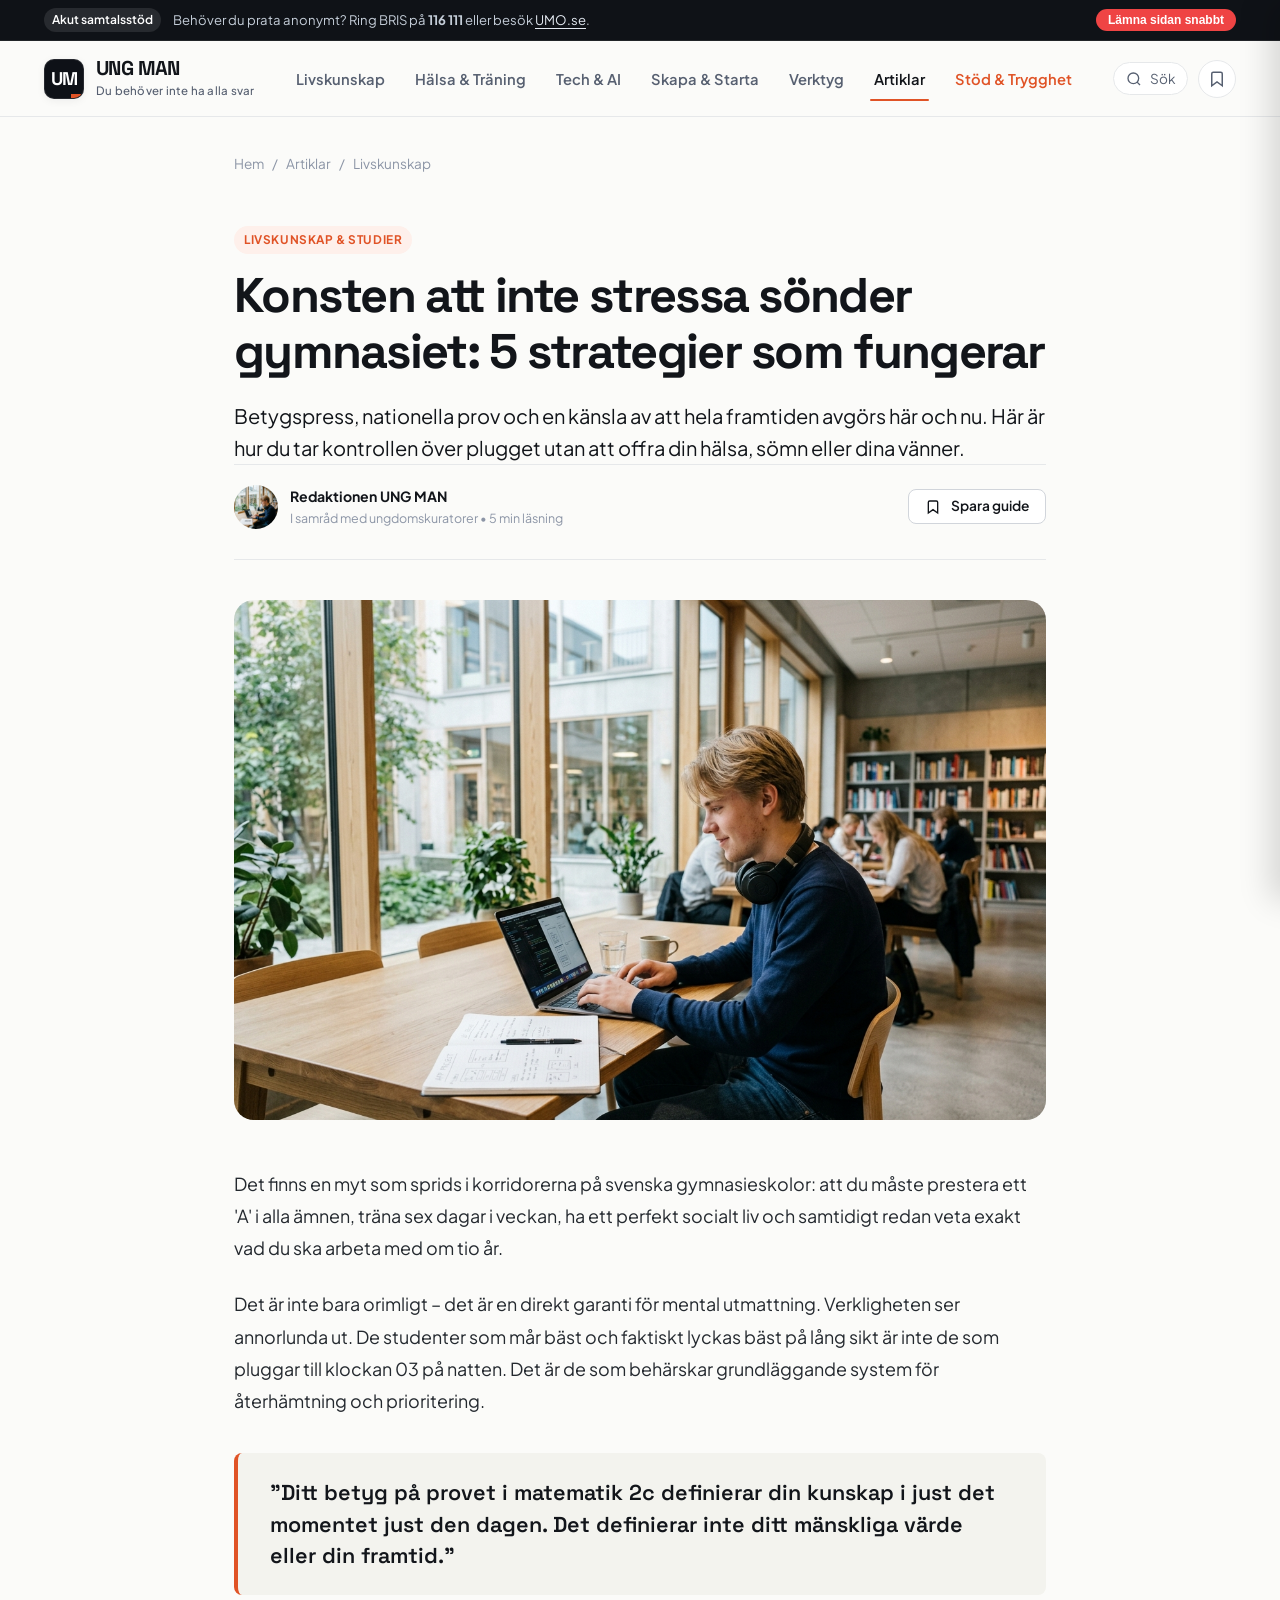
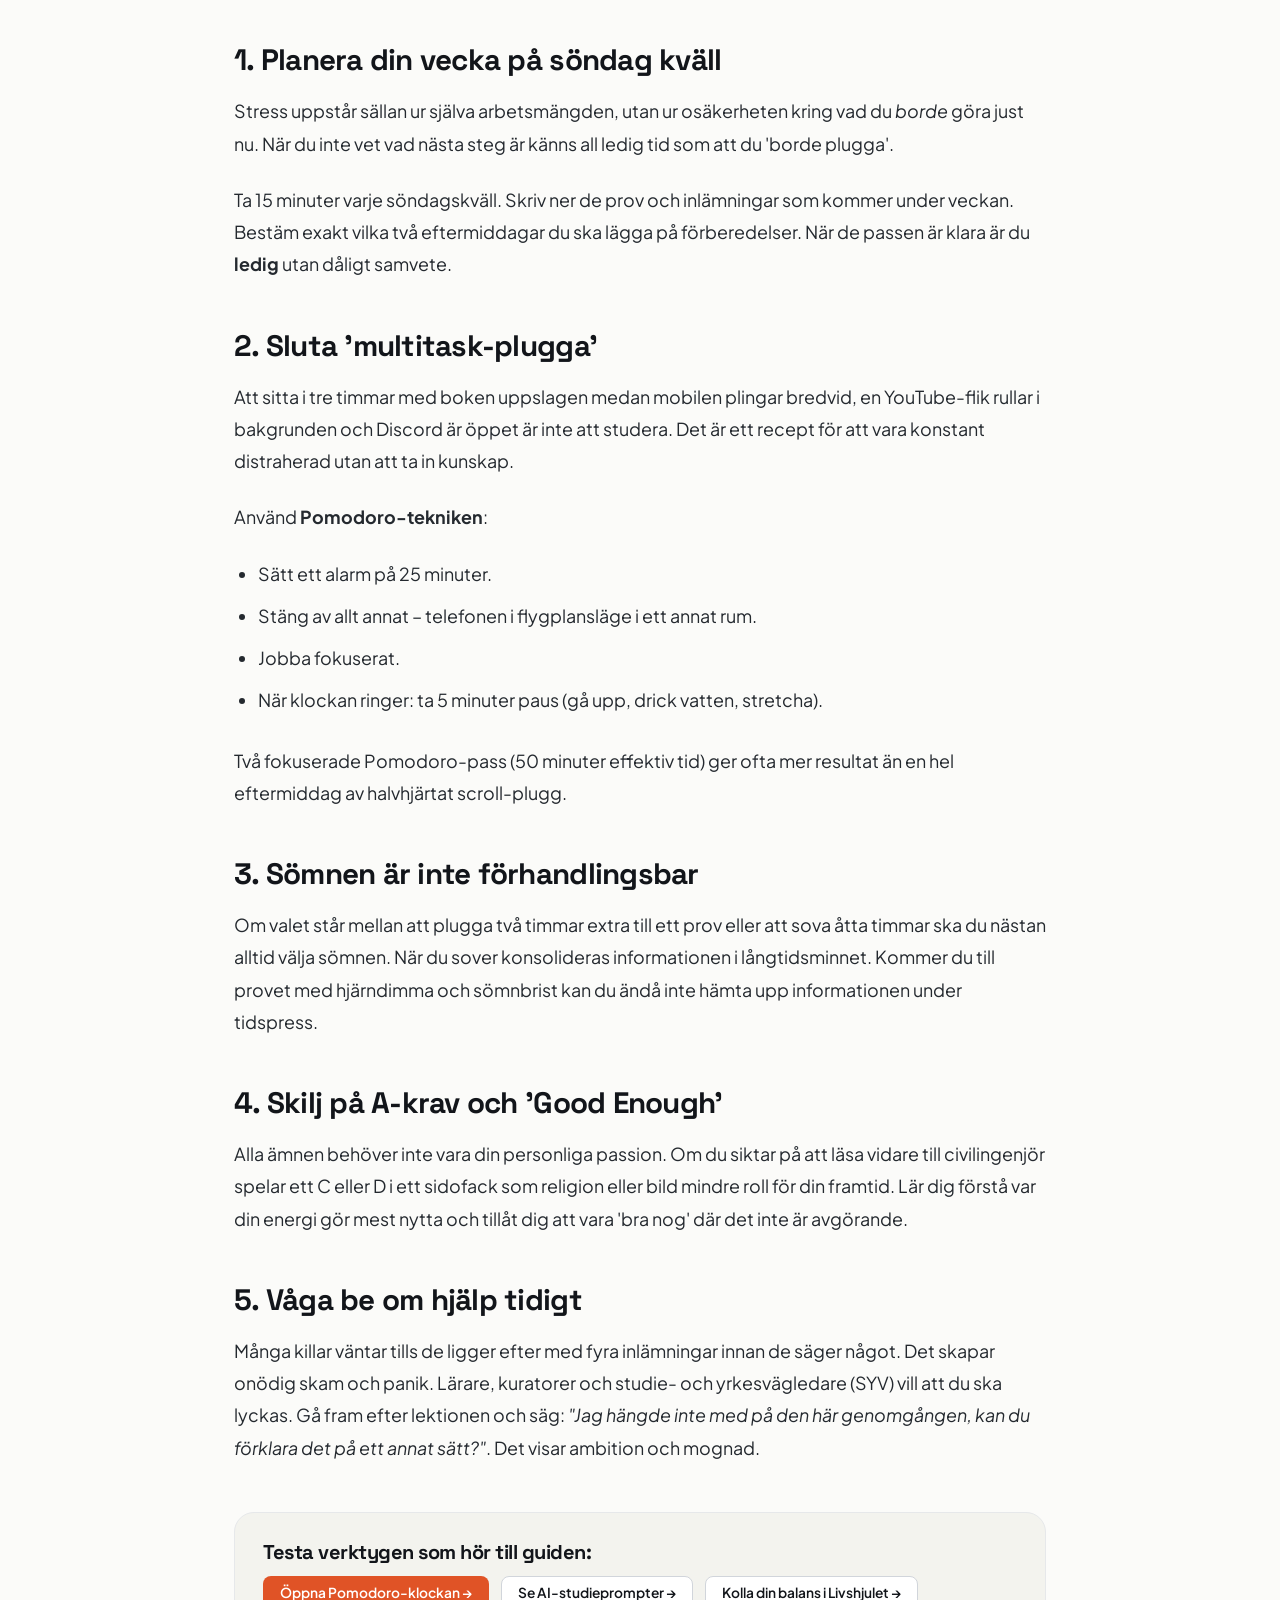
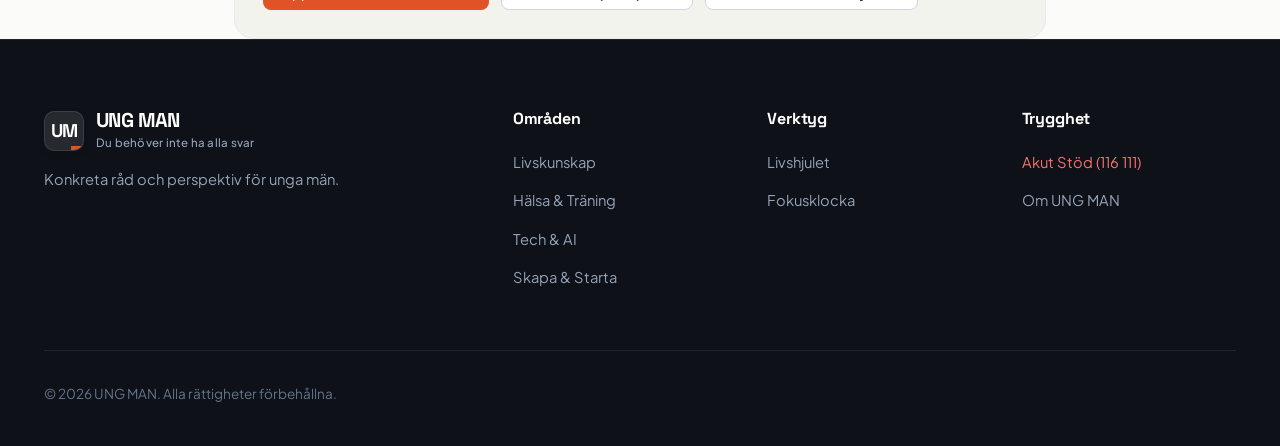
<file: artikel-detalj.html>
<!DOCTYPE html>
<html lang="sv">
<head>
  <meta charset="UTF-8">
  <meta name="viewport" content="width=device-width, initial-scale=1.0">
  <title>Konsten att inte stressa sönder gymnasiet: 5 strategier som fungerar – UNG MAN</title>
  <meta name="description" content="Betygspress, prov och förväntningar. 5 konkreta strategier för att behålla lugnet, plugga effektivt och skydda din sömn i gymnasiet.">
  <link rel="stylesheet" href="assets/css/style.css">
  <link rel="stylesheet" href="assets/css/components.css">
  <link rel="stylesheet" href="assets/css/tools.css">
</head>
<body>

  <!-- LÄSFRAMSTEGS-INDIKATOR -->
  <div id="readingProgress" class="reading-progress-bar"></div>

  <!-- TOPBAR -->
  <div class="safety-topbar">
    <div class="container">
      <div class="safety-topbar-info">
        <span class="safety-pill">Akut samtalsstöd</span>
        <span>Behöver du prata anonymt? Ring BRIS på <strong>116 111</strong> eller besök <a href="https://www.umo.se" target="_blank" rel="noopener" class="safety-link">UMO.se</a>.</span>
      </div>
      <div>
        <button class="quick-exit-btn">Lämna sidan snabbt</button>
      </div>
    </div>
  </div>

  <!-- HEADER -->
  <header class="site-header">
    <div class="container">
      <div class="header-inner">
        <a href="index.html" class="brand-logo">
          <div class="brand-symbol">UM</div>
          <div class="brand-text">
            <span class="brand-name">UNG MAN</span>
            <span class="brand-tagline">Du behöver inte ha alla svar</span>
          </div>
        </a>
        <nav class="nav-desktop">
          <a href="livskunskap.html" class="nav-link">Livskunskap</a>
          <a href="halsa.html" class="nav-link">Hälsa & Träning</a>
          <a href="tech-framtid.html" class="nav-link">Tech & AI</a>
          <a href="skapa-starta.html" class="nav-link">Skapa & Starta</a>
          <a href="verktyg.html" class="nav-link">Verktyg</a>
          <a href="artiklar.html" class="nav-link active">Artiklar</a>
          <a href="stod-trygghet.html" class="nav-link" style="color: var(--accent-primary);">Stöd & Trygghet</a>
        </nav>
        <div class="header-actions">
          <button class="search-trigger-btn" aria-label="Sök"><svg width="16" height="16" viewBox="0 0 24 24" fill="none" stroke="currentColor" stroke-width="2"><circle cx="11" cy="11" r="8"></circle><line x1="21" y1="21" x2="16.65" y2="16.65"></line></svg><span>Sök</span></button>
          <button id="savedTriggerBtn" class="saved-trigger-btn"><svg width="18" height="18" viewBox="0 0 24 24" fill="none" stroke="currentColor" stroke-width="2"><path d="M19 21l-7-5-7 5V5a2 2 0 0 1 2-2h10a2 2 0 0 1 2 2z"></path></svg><span id="savedCounterBadge" class="saved-counter" style="display: none;">0</span></button>
          <button id="mobileNavToggle" class="mobile-nav-toggle"><span></span><span></span><span></span></button>
        </div>
      </div>
    </div>
  </header>

  <!-- MOBIL DRAWER -->
  <div id="mobileDrawer" class="mobile-drawer">
    <div class="mobile-drawer-links">
      <a href="index.html" class="mobile-drawer-link">Startsida</a>
      <a href="livskunskap.html" class="mobile-drawer-link">Livskunskap & Vardag</a>
      <a href="halsa.html" class="mobile-drawer-link">Hälsa & Träning</a>
      <a href="tech-framtid.html" class="mobile-drawer-link">AI & Framtidens Tech</a>
      <a href="skapa-starta.html" class="mobile-drawer-link">Skapa & Starta</a>
      <a href="verktyg.html" class="mobile-drawer-link">Interaktiva Verktyg</a>
      <a href="artiklar.html" class="mobile-drawer-link active">Artiklar & Guider</a>
      <a href="stod-trygghet.html" class="mobile-drawer-link" style="color: #ef4444;">Stöd & Trygghet</a>
      <a href="om-oss.html" class="mobile-drawer-link">Om UNG MAN</a>
    </div>
  </div>

  <main>
    <article>
      <div class="container container-narrow">
        <!-- Breadcrumbs -->
        <div style="padding-top: 36px; display: flex; align-items: center; gap: 8px; font-size: 0.85rem; color: var(--text-muted);">
          <a href="index.html">Hem</a> <span>/</span> <a href="artiklar.html">Artiklar</a> <span>/</span> <span>Livskunskap</span>
        </div>

        <!-- Article Header -->
        <header class="article-header">
          <span class="badge badge-terracotta" style="margin-bottom: 14px;">Livskunskap & Studier</span>
          <h1 class="article-title-main">
            Konsten att inte stressa sönder gymnasiet: 5 strategier som fungerar
          </h1>
          <p class="lead">
            Betygspress, nationella prov och en känsla av att hela framtiden avgörs här och nu. Här är hur du tar kontrollen över plugget utan att offra din hälsa, sömn eller dina vänner.
          </p>

          <div class="article-meta-bar">
            <div class="article-author-info">
              <img src="assets/images/tech-student.jpg" alt="Skribent" class="article-author-avatar">
              <div>
                <div style="font-weight: 700; color: var(--text-primary);">Redaktionen UNG MAN</div>
                <div style="font-size: 0.78rem; color: var(--text-muted);">I samråd med ungdomskuratorer • 5 min läsning</div>
              </div>
            </div>
            <div>
              <button class="btn btn-secondary btn-sm" onclick="toggleArticleBookmark('konsten-att-inte-stressa-gymnasiet')">
                <svg width="16" height="16" viewBox="0 0 24 24" fill="none" stroke="currentColor" stroke-width="2"><path d="M19 21l-7-5-7 5V5a2 2 0 0 1 2-2h10a2 2 0 0 1 2 2z"></path></svg>
                <span>Spara guide</span>
              </button>
            </div>
          </div>
        </header>

        <!-- Featured Media -->
        <div class="article-featured-image">
          <img src="assets/images/tech-student.jpg" alt="Student som fokuserar i studiemiljö" width="900" height="550">
        </div>

        <!-- Article Body -->
        <div class="article-body-content">
          <p>
            Det finns en myt som sprids i korridorerna på svenska gymnasieskolor: att du måste prestera ett 'A' i alla ämnen, träna sex dagar i veckan, ha ett perfekt socialt liv och samtidigt redan veta exakt vad du ska arbeta med om tio år.
          </p>
          <p>
            Det är inte bara orimligt – det är en direkt garanti för mental utmattning. Verkligheten ser annorlunda ut. De studenter som mår bäst och faktiskt lyckas bäst på lång sikt är inte de som pluggar till klockan 03 på natten. Det är de som behärskar grundläggande system för återhämtning och prioritering.
          </p>

          <div class="article-quote-block">
            ”Ditt betyg på provet i matematik 2c definierar din kunskap i just det momentet just den dagen. Det definierar inte ditt mänskliga värde eller din framtid.”
          </div>

          <h2>1. Planera din vecka på söndag kväll</h2>
          <p>
            Stress uppstår sällan ur själva arbetsmängden, utan ur osäkerheten kring vad du <em>borde</em> göra just nu. När du inte vet vad nästa steg är känns all ledig tid som att du 'borde plugga'.
          </p>
          <p>
            Ta 15 minuter varje söndagskväll. Skriv ner de prov och inlämningar som kommer under veckan. Bestäm exakt vilka två eftermiddagar du ska lägga på förberedelser. När de passen är klara är du <strong>ledig</strong> utan dåligt samvete.
          </p>

          <h2>2. Sluta 'multitask-plugga'</h2>
          <p>
            Att sitta i tre timmar med boken uppslagen medan mobilen plingar bredvid, en YouTube-flik rullar i bakgrunden och Discord är öppet är inte att studera. Det är ett recept för att vara konstant distraherad utan att ta in kunskap.
          </p>
          <p>
            Använd <strong>Pomodoro-tekniken</strong>:
          </p>
          <ul>
            <li>Sätt ett alarm på 25 minuter.</li>
            <li>Stäng av allt annat – telefonen i flygplansläge i ett annat rum.</li>
            <li>Jobba fokuserat.</li>
            <li>När klockan ringer: ta 5 minuter paus (gå upp, drick vatten, stretcha).</li>
          </ul>
          <p>
            Två fokuserade Pomodoro-pass (50 minuter effektiv tid) ger ofta mer resultat än en hel eftermiddag av halvhjärtat scroll-plugg.
          </p>

          <h2>3. Sömnen är inte förhandlingsbar</h2>
          <p>
            Om valet står mellan att plugga två timmar extra till ett prov eller att sova åtta timmar ska du nästan alltid välja sömnen. När du sover konsolideras informationen i långtidsminnet. Kommer du till provet med hjärndimma och sömnbrist kan du ändå inte hämta upp informationen under tidspress.
          </p>

          <h2>4. Skilj på A-krav och 'Good Enough'</h2>
          <p>
            Alla ämnen behöver inte vara din personliga passion. Om du siktar på att läsa vidare till civilingenjör spelar ett C eller D i ett sidofack som religion eller bild mindre roll för din framtid. Lär dig förstå var din energi gör mest nytta och tillåt dig att vara 'bra nog' där det inte är avgörande.
          </p>

          <h2>5. Våga be om hjälp tidigt</h2>
          <p>
            Många killar väntar tills de ligger efter med fyra inlämningar innan de säger något. Det skapar onödig skam och panik. Lärare, kuratorer och studie- och yrkesvägledare (SYV) vill att du ska lyckas. Gå fram efter lektionen och säg: <em>"Jag hängde inte med på den här genomgången, kan du förklara det på ett annat sätt?"</em>. Det visar ambition och mognad.
          </p>

          <!-- Relaterade resurser box -->
          <div style="background: var(--bg-subtle); border: 1px solid var(--border-light); border-radius: var(--radius-lg); padding: 28px; margin-top: 48px;">
            <h4 style="margin-bottom: 12px;">Testa verktygen som hör till guiden:</h4>
            <div style="display: flex; gap: 12px; flex-wrap: wrap;">
              <a href="verktyg.html#fokusklocka" class="btn btn-primary btn-sm">Öppna Pomodoro-klockan →</a>
              <a href="tech-framtid.html#ai-studier" class="btn btn-secondary btn-sm">Se AI-studieprompter →</a>
              <a href="verktyg.html#livshjulet" class="btn btn-secondary btn-sm">Kolla din balans i Livshjulet →</a>
            </div>
          </div>
        </div>
      </div>
    </article>
  </main>

  <!-- FOOTER -->
  <footer class="site-footer">
    <div class="container">
      <div class="footer-grid">
        <div class="footer-brand">
          <div class="brand-logo" style="margin-bottom: 16px;">
            <div class="brand-symbol">UM</div>
            <div class="brand-text">
              <span class="brand-name">UNG MAN</span>
              <span class="brand-tagline">Du behöver inte ha alla svar</span>
            </div>
          </div>
          <p class="footer-description">Konkreta råd och perspektiv för unga män.</p>
        </div>
        <div>
          <h4 class="footer-col-title">Områden</h4>
          <ul class="footer-links">
            <li><a href="livskunskap.html" class="footer-link">Livskunskap</a></li>
            <li><a href="halsa.html" class="footer-link">Hälsa & Träning</a></li>
            <li><a href="tech-framtid.html" class="footer-link">Tech & AI</a></li>
            <li><a href="skapa-starta.html" class="footer-link">Skapa & Starta</a></li>
          </ul>
        </div>
        <div>
          <h4 class="footer-col-title">Verktyg</h4>
          <ul class="footer-links">
            <li><a href="verktyg.html#livshjulet" class="footer-link">Livshjulet</a></li>
            <li><a href="verktyg.html#fokusklocka" class="footer-link">Fokusklocka</a></li>
          </ul>
        </div>
        <div>
          <h4 class="footer-col-title">Trygghet</h4>
          <ul class="footer-links">
            <li><a href="stod-trygghet.html" class="footer-link" style="color: #f87171;">Akut Stöd (116 111)</a></li>
            <li><a href="om-oss.html" class="footer-link">Om UNG MAN</a></li>
          </ul>
        </div>
      </div>
      <div class="footer-bottom">
        <div>&copy; 2026 UNG MAN. Alla rättigheter förbehållna.</div>
      </div>
    </div>
  </footer>

  <!-- MODALS -->
  <div id="searchModal" class="modal-overlay"><div class="search-dialog"><div class="search-input-header"><input type="text" id="searchInput" placeholder="Sök..."><button id="searchCloseBtn" class="search-close-btn">&times;</button></div><div id="searchResultsArea" class="search-results-area"></div></div></div>
  <div id="savedDrawer" class="saved-drawer"><div class="saved-drawer-header"><h3>Mina sparade guider</h3><button id="savedCloseBtn" class="search-close-btn">&times;</button></div><div id="savedDrawerBody" class="saved-drawer-body"></div></div>

  <script src="assets/js/data.js"></script>
  <script src="assets/js/main.js"></script>
</body>
</html>
</file>
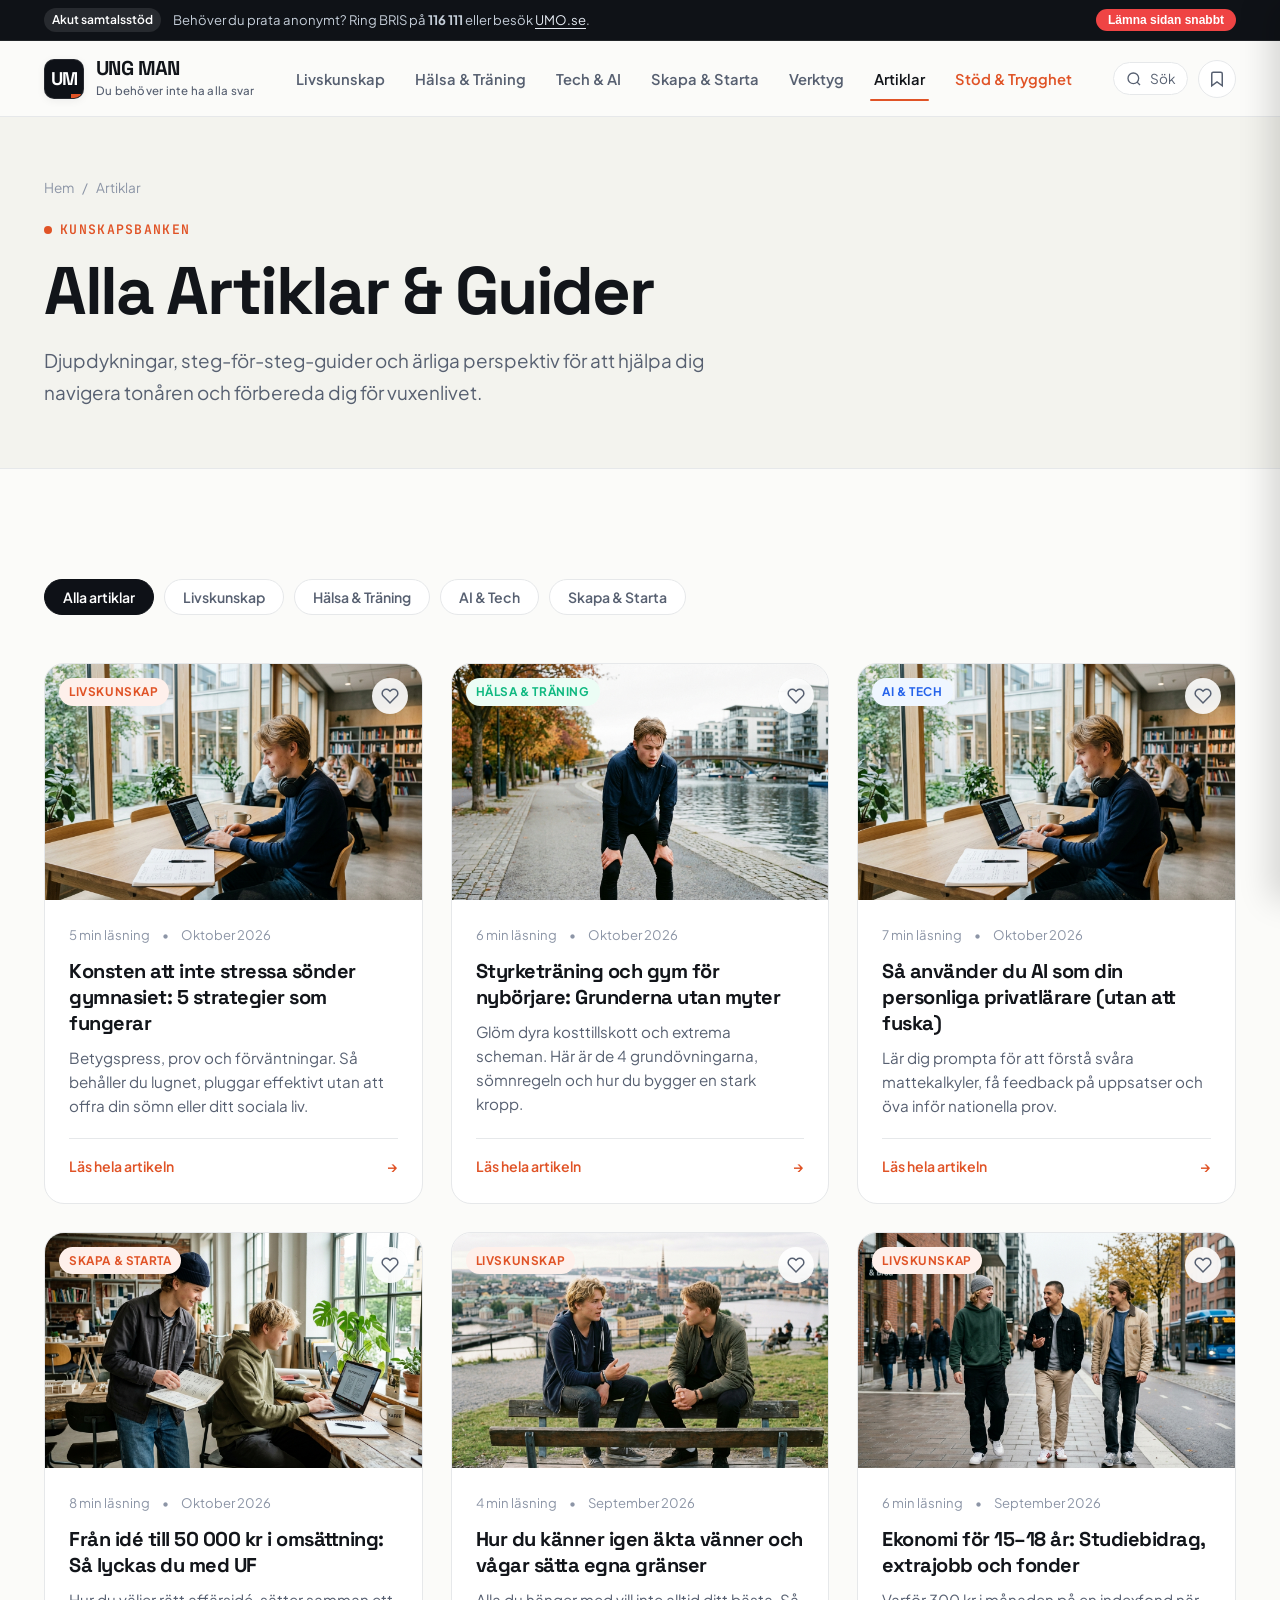
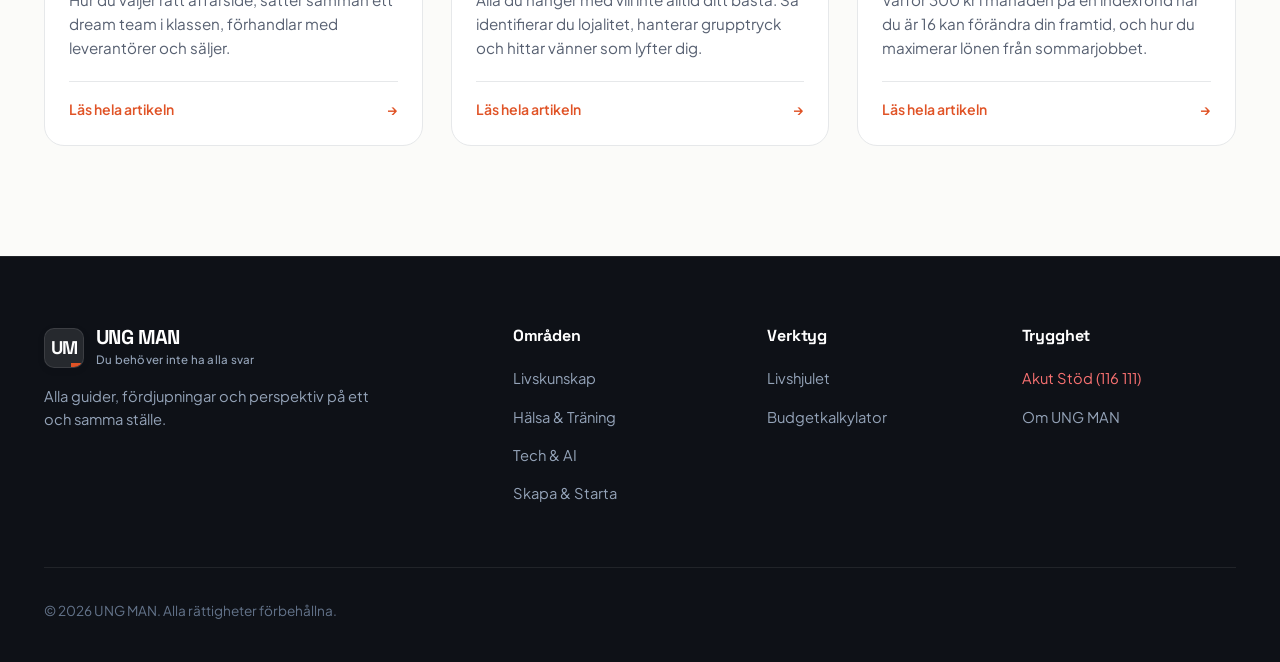
<file: artiklar.html>
<!DOCTYPE html>
<html lang="sv">
<head>
  <meta charset="UTF-8">
  <meta name="viewport" content="width=device-width, initial-scale=1.0">
  <title>Artiklar & Guider – UNG MAN | Kunskap och perspektiv</title>
  <meta name="description" content="Artiklar, guider och fördjupningar om mental hälsa, gym, privatekonomi, AI och entreprenörskap för unga män.">
  <link rel="stylesheet" href="assets/css/style.css">
  <link rel="stylesheet" href="assets/css/components.css">
  <link rel="stylesheet" href="assets/css/tools.css">
</head>
<body>

  <!-- TOPBAR -->
  <div class="safety-topbar">
    <div class="container">
      <div class="safety-topbar-info">
        <span class="safety-pill">Akut samtalsstöd</span>
        <span>Behöver du prata anonymt? Ring BRIS på <strong>116 111</strong> eller besök <a href="https://www.umo.se" target="_blank" rel="noopener" class="safety-link">UMO.se</a>.</span>
      </div>
      <div>
        <button class="quick-exit-btn">Lämna sidan snabbt</button>
      </div>
    </div>
  </div>

  <!-- HEADER -->
  <header class="site-header">
    <div class="container">
      <div class="header-inner">
        <a href="index.html" class="brand-logo">
          <div class="brand-symbol">UM</div>
          <div class="brand-text">
            <span class="brand-name">UNG MAN</span>
            <span class="brand-tagline">Du behöver inte ha alla svar</span>
          </div>
        </a>
        <nav class="nav-desktop">
          <a href="livskunskap.html" class="nav-link">Livskunskap</a>
          <a href="halsa.html" class="nav-link">Hälsa & Träning</a>
          <a href="tech-framtid.html" class="nav-link">Tech & AI</a>
          <a href="skapa-starta.html" class="nav-link">Skapa & Starta</a>
          <a href="verktyg.html" class="nav-link">Verktyg</a>
          <a href="artiklar.html" class="nav-link active">Artiklar</a>
          <a href="stod-trygghet.html" class="nav-link" style="color: var(--accent-primary);">Stöd & Trygghet</a>
        </nav>
        <div class="header-actions">
          <button class="search-trigger-btn" aria-label="Sök"><svg width="16" height="16" viewBox="0 0 24 24" fill="none" stroke="currentColor" stroke-width="2"><circle cx="11" cy="11" r="8"></circle><line x1="21" y1="21" x2="16.65" y2="16.65"></line></svg><span>Sök</span></button>
          <button id="savedTriggerBtn" class="saved-trigger-btn"><svg width="18" height="18" viewBox="0 0 24 24" fill="none" stroke="currentColor" stroke-width="2"><path d="M19 21l-7-5-7 5V5a2 2 0 0 1 2-2h10a2 2 0 0 1 2 2z"></path></svg><span id="savedCounterBadge" class="saved-counter" style="display: none;">0</span></button>
          <button id="mobileNavToggle" class="mobile-nav-toggle"><span></span><span></span><span></span></button>
        </div>
      </div>
    </div>
  </header>

  <!-- MOBIL DRAWER -->
  <div id="mobileDrawer" class="mobile-drawer">
    <div class="mobile-drawer-links">
      <a href="index.html" class="mobile-drawer-link">Startsida</a>
      <a href="livskunskap.html" class="mobile-drawer-link">Livskunskap & Vardag</a>
      <a href="halsa.html" class="mobile-drawer-link">Hälsa & Träning</a>
      <a href="tech-framtid.html" class="mobile-drawer-link">AI & Framtidens Tech</a>
      <a href="skapa-starta.html" class="mobile-drawer-link">Skapa & Starta</a>
      <a href="verktyg.html" class="mobile-drawer-link">Interaktiva Verktyg</a>
      <a href="artiklar.html" class="mobile-drawer-link active">Artiklar & Guider</a>
      <a href="stod-trygghet.html" class="mobile-drawer-link" style="color: #ef4444;">Stöd & Trygghet</a>
      <a href="om-oss.html" class="mobile-drawer-link">Om UNG MAN</a>
    </div>
  </div>

  <main>
    <!-- PAGE HERO -->
    <section class="page-hero">
      <div class="container">
        <div class="page-hero-breadcrumbs">
          <a href="index.html">Hem</a> <span>/</span> <span>Artiklar</span>
        </div>
        <div class="eyebrow">Kunskapsbanken</div>
        <h1 class="page-hero-title">Alla Artiklar & Guider</h1>
        <p class="page-hero-lead">
          Djupdykningar, steg-för-steg-guider och ärliga perspektiv för att hjälpa dig navigera tonåren och förbereda dig för vuxenlivet.
        </p>
      </div>
    </section>

    <section class="section">
      <div class="container">
        <!-- Filter Bar -->
        <div class="filter-bar" id="articlesPageFilters">
          <button class="filter-btn active" data-filter="all">Alla artiklar</button>
          <button class="filter-btn" data-filter="livskunskap">Livskunskap</button>
          <button class="filter-btn" data-filter="halsa">Hälsa & Träning</button>
          <button class="filter-btn" data-filter="tech">AI & Tech</button>
          <button class="filter-btn" data-filter="skapa">Skapa & Starta</button>
        </div>

        <!-- Articles Grid -->
        <div class="grid grid-3" id="allArticlesGrid">
          <!-- Article 1 -->
          <article class="card" data-category="livskunskap">
            <div class="card-img-wrap">
              <span class="card-img-badge badge badge-terracotta">Livskunskap</span>
              <button class="card-bookmark-btn" data-article-id="konsten-att-inte-stressa-gymnasiet" onclick="toggleArticleBookmark('konsten-att-inte-stressa-gymnasiet')">
                <svg width="18" height="18" viewBox="0 0 24 24" fill="none" stroke="currentColor" stroke-width="2"><path d="M20.84 4.61a5.5 5.5 0 0 0-7.78 0L12 5.67l-1.06-1.06a5.5 5.5 0 0 0-7.78 7.78l1.06 1.06L12 21.23l7.78-7.78 1.06-1.06a5.5 5.5 0 0 0 0-7.78z"></path></svg>
              </button>
              <img src="assets/images/tech-student.jpg" alt="Student i bibliotek" loading="lazy">
            </div>
            <div class="card-body">
              <div class="card-meta">
                <span>5 min läsning</span>
                <span>•</span>
                <span>Oktober 2026</span>
              </div>
              <h3 class="card-title">
                <a href="artikel-detalj.html">Konsten att inte stressa sönder gymnasiet: 5 strategier som fungerar</a>
              </h3>
              <p class="card-excerpt">
                Betygspress, prov och förväntningar. Så behåller du lugnet, pluggar effektivt utan att offra din sömn eller ditt sociala liv.
              </p>
              <div class="card-footer">
                <a href="artikel-detalj.html">Läs hela artikeln</a>
                <span>→</span>
              </div>
            </div>
          </article>

          <!-- Article 2 -->
          <article class="card" data-category="halsa">
            <div class="card-img-wrap">
              <span class="card-img-badge badge badge-emerald">Hälsa & Träning</span>
              <button class="card-bookmark-btn" data-article-id="styrketraning-utan-skitsnack" onclick="toggleArticleBookmark('styrketraning-utan-skitsnack')">
                <svg width="18" height="18" viewBox="0 0 24 24" fill="none" stroke="currentColor" stroke-width="2"><path d="M20.84 4.61a5.5 5.5 0 0 0-7.78 0L12 5.67l-1.06-1.06a5.5 5.5 0 0 0-7.78 7.78l1.06 1.06L12 21.23l7.78-7.78 1.06-1.06a5.5 5.5 0 0 0 0-7.78z"></path></svg>
              </button>
              <img src="assets/images/health-training.jpg" alt="Träning vid vatten" loading="lazy">
            </div>
            <div class="card-body">
              <div class="card-meta">
                <span>6 min läsning</span>
                <span>•</span>
                <span>Oktober 2026</span>
              </div>
              <h3 class="card-title">
                <a href="halsa.html#gym-guide">Styrketräning och gym för nybörjare: Grunderna utan myter</a>
              </h3>
              <p class="card-excerpt">
                Glöm dyra kosttillskott och extrema scheman. Här är de 4 grundövningarna, sömnregeln och hur du bygger en stark kropp.
              </p>
              <div class="card-footer">
                <a href="halsa.html#gym-guide">Läs hela artikeln</a>
                <span>→</span>
              </div>
            </div>
          </article>

          <!-- Article 3 -->
          <article class="card" data-category="tech">
            <div class="card-img-wrap">
              <span class="card-img-badge badge badge-cobalt">AI & Tech</span>
              <button class="card-bookmark-btn" data-article-id="ai-som-privatlarare-skolan" onclick="toggleArticleBookmark('ai-som-privatlarare-skolan')">
                <svg width="18" height="18" viewBox="0 0 24 24" fill="none" stroke="currentColor" stroke-width="2"><path d="M20.84 4.61a5.5 5.5 0 0 0-7.78 0L12 5.67l-1.06-1.06a5.5 5.5 0 0 0-7.78 7.78l1.06 1.06L12 21.23l7.78-7.78 1.06-1.06a5.5 5.5 0 0 0 0-7.78z"></path></svg>
              </button>
              <img src="assets/images/tech-student.jpg" alt="Tech student" loading="lazy">
            </div>
            <div class="card-body">
              <div class="card-meta">
                <span>7 min läsning</span>
                <span>•</span>
                <span>Oktober 2026</span>
              </div>
              <h3 class="card-title">
                <a href="tech-framtid.html#ai-studier">Så använder du AI som din personliga privatlärare (utan att fuska)</a>
              </h3>
              <p class="card-excerpt">
                Lär dig prompta för att förstå svåra mattekalkyler, få feedback på uppsatser och öva inför nationella prov.
              </p>
              <div class="card-footer">
                <a href="tech-framtid.html#ai-studier">Läs hela artikeln</a>
                <span>→</span>
              </div>
            </div>
          </article>

          <!-- Article 4 -->
          <article class="card" data-category="skapa">
            <div class="card-img-wrap">
              <span class="card-img-badge badge badge-terracotta">Skapa & Starta</span>
              <button class="card-bookmark-btn" data-article-id="starta-uf-foretag-gymnasiet" onclick="toggleArticleBookmark('starta-uf-foretag-gymnasiet')">
                <svg width="18" height="18" viewBox="0 0 24 24" fill="none" stroke="currentColor" stroke-width="2"><path d="M20.84 4.61a5.5 5.5 0 0 0-7.78 0L12 5.67l-1.06-1.06a5.5 5.5 0 0 0-7.78 7.78l1.06 1.06L12 21.23l7.78-7.78 1.06-1.06a5.5 5.5 0 0 0 0-7.78z"></path></svg>
              </button>
              <img src="assets/images/creators-studio.jpg" alt="UF företagande" loading="lazy">
            </div>
            <div class="card-body">
              <div class="card-meta">
                <span>8 min läsning</span>
                <span>•</span>
                <span>Oktober 2026</span>
              </div>
              <h3 class="card-title">
                <a href="skapa-starta.html#uf-guide">Från idé till 50 000 kr i omsättning: Så lyckas du med UF</a>
              </h3>
              <p class="card-excerpt">
                Hur du väljer rätt affärsidé, sätter samman ett dream team i klassen, förhandlar med leverantörer och säljer.
              </p>
              <div class="card-footer">
                <a href="skapa-starta.html#uf-guide">Läs hela artikeln</a>
                <span>→</span>
              </div>
            </div>
          </article>

          <!-- Article 5 -->
          <article class="card" data-category="livskunskap">
            <div class="card-img-wrap">
              <span class="card-img-badge badge badge-terracotta">Livskunskap</span>
              <button class="card-bookmark-btn" data-article-id="akta-vanner-granser" onclick="toggleArticleBookmark('akta-vanner-granser')">
                <svg width="18" height="18" viewBox="0 0 24 24" fill="none" stroke="currentColor" stroke-width="2"><path d="M20.84 4.61a5.5 5.5 0 0 0-7.78 0L12 5.67l-1.06-1.06a5.5 5.5 0 0 0-7.78 7.78l1.06 1.06L12 21.23l7.78-7.78 1.06-1.06a5.5 5.5 0 0 0 0-7.78z"></path></svg>
              </button>
              <img src="assets/images/friendship-talk.jpg" alt="Vänner som pratar" loading="lazy">
            </div>
            <div class="card-body">
              <div class="card-meta">
                <span>4 min läsning</span>
                <span>•</span>
                <span>September 2026</span>
              </div>
              <h3 class="card-title">
                <a href="livskunskap.html">Hur du känner igen äkta vänner och vågar sätta egna gränser</a>
              </h3>
              <p class="card-excerpt">
                Alla du hänger med vill inte alltid ditt bästa. Så identifierar du lojalitet, hanterar grupptryck och hittar vänner som lyfter dig.
              </p>
              <div class="card-footer">
                <a href="livskunskap.html">Läs hela artikeln</a>
                <span>→</span>
              </div>
            </div>
          </article>

          <!-- Article 6 -->
          <article class="card" data-category="livskunskap">
            <div class="card-img-wrap">
              <span class="card-img-badge badge badge-terracotta">Livskunskap</span>
              <button class="card-bookmark-btn" data-article-id="pengar-csn-sparande" onclick="toggleArticleBookmark('pengar-csn-sparande')">
                <svg width="18" height="18" viewBox="0 0 24 24" fill="none" stroke="currentColor" stroke-width="2"><path d="M20.84 4.61a5.5 5.5 0 0 0-7.78 0L12 5.67l-1.06-1.06a5.5 5.5 0 0 0-7.78 7.78l1.06 1.06L12 21.23l7.78-7.78 1.06-1.06a5.5 5.5 0 0 0 0-7.78z"></path></svg>
              </button>
              <img src="assets/images/hero-friends.jpg" alt="Unga killar i staden" loading="lazy">
            </div>
            <div class="card-body">
              <div class="card-meta">
                <span>6 min läsning</span>
                <span>•</span>
                <span>September 2026</span>
              </div>
              <h3 class="card-title">
                <a href="livskunskap.html">Ekonomi för 15–18 år: Studiebidrag, extrajobb och fonder</a>
              </h3>
              <p class="card-excerpt">
                Varför 300 kr i månaden på en indexfond när du är 16 kan förändra din framtid, och hur du maximerar lönen från sommarjobbet.
              </p>
              <div class="card-footer">
                <a href="livskunskap.html">Läs hela artikeln</a>
                <span>→</span>
              </div>
            </div>
          </article>
        </div>
      </div>
    </section>
  </main>

  <!-- FOOTER -->
  <footer class="site-footer">
    <div class="container">
      <div class="footer-grid">
        <div class="footer-brand">
          <div class="brand-logo" style="margin-bottom: 16px;">
            <div class="brand-symbol">UM</div>
            <div class="brand-text">
              <span class="brand-name">UNG MAN</span>
              <span class="brand-tagline">Du behöver inte ha alla svar</span>
            </div>
          </div>
          <p class="footer-description">Alla guider, fördjupningar och perspektiv på ett och samma ställe.</p>
        </div>
        <div>
          <h4 class="footer-col-title">Områden</h4>
          <ul class="footer-links">
            <li><a href="livskunskap.html" class="footer-link">Livskunskap</a></li>
            <li><a href="halsa.html" class="footer-link">Hälsa & Träning</a></li>
            <li><a href="tech-framtid.html" class="footer-link">Tech & AI</a></li>
            <li><a href="skapa-starta.html" class="footer-link">Skapa & Starta</a></li>
          </ul>
        </div>
        <div>
          <h4 class="footer-col-title">Verktyg</h4>
          <ul class="footer-links">
            <li><a href="verktyg.html#livshjulet" class="footer-link">Livshjulet</a></li>
            <li><a href="verktyg.html#budget-kalkylator" class="footer-link">Budgetkalkylator</a></li>
          </ul>
        </div>
        <div>
          <h4 class="footer-col-title">Trygghet</h4>
          <ul class="footer-links">
            <li><a href="stod-trygghet.html" class="footer-link" style="color: #f87171;">Akut Stöd (116 111)</a></li>
            <li><a href="om-oss.html" class="footer-link">Om UNG MAN</a></li>
          </ul>
        </div>
      </div>
      <div class="footer-bottom">
        <div>&copy; 2026 UNG MAN. Alla rättigheter förbehållna.</div>
      </div>
    </div>
  </footer>

  <!-- MODALS -->
  <div id="searchModal" class="modal-overlay"><div class="search-dialog"><div class="search-input-header"><input type="text" id="searchInput" placeholder="Sök..."><button id="searchCloseBtn" class="search-close-btn">&times;</button></div><div id="searchResultsArea" class="search-results-area"></div></div></div>
  <div id="savedDrawer" class="saved-drawer"><div class="saved-drawer-header"><h3>Mina sparade guider</h3><button id="savedCloseBtn" class="search-close-btn">&times;</button></div><div id="savedDrawerBody" class="saved-drawer-body"></div></div>

  <script src="assets/js/data.js"></script>
  <script src="assets/js/main.js"></script>
  <script>
    const pBtns = document.querySelectorAll('#articlesPageFilters .filter-btn');
    const pCards = document.querySelectorAll('#allArticlesGrid .card');

    pBtns.forEach(btn => {
      btn.addEventListener('click', () => {
        pBtns.forEach(b => b.classList.remove('active'));
        btn.classList.add('active');
        const filter = btn.getAttribute('data-filter');

        pCards.forEach(card => {
          if (filter === 'all' || card.getAttribute('data-category') === filter) {
            card.style.display = 'flex';
          } else {
            card.style.display = 'none';
          }
        });
      });
    });
  </script>
</body>
</html>
</file>
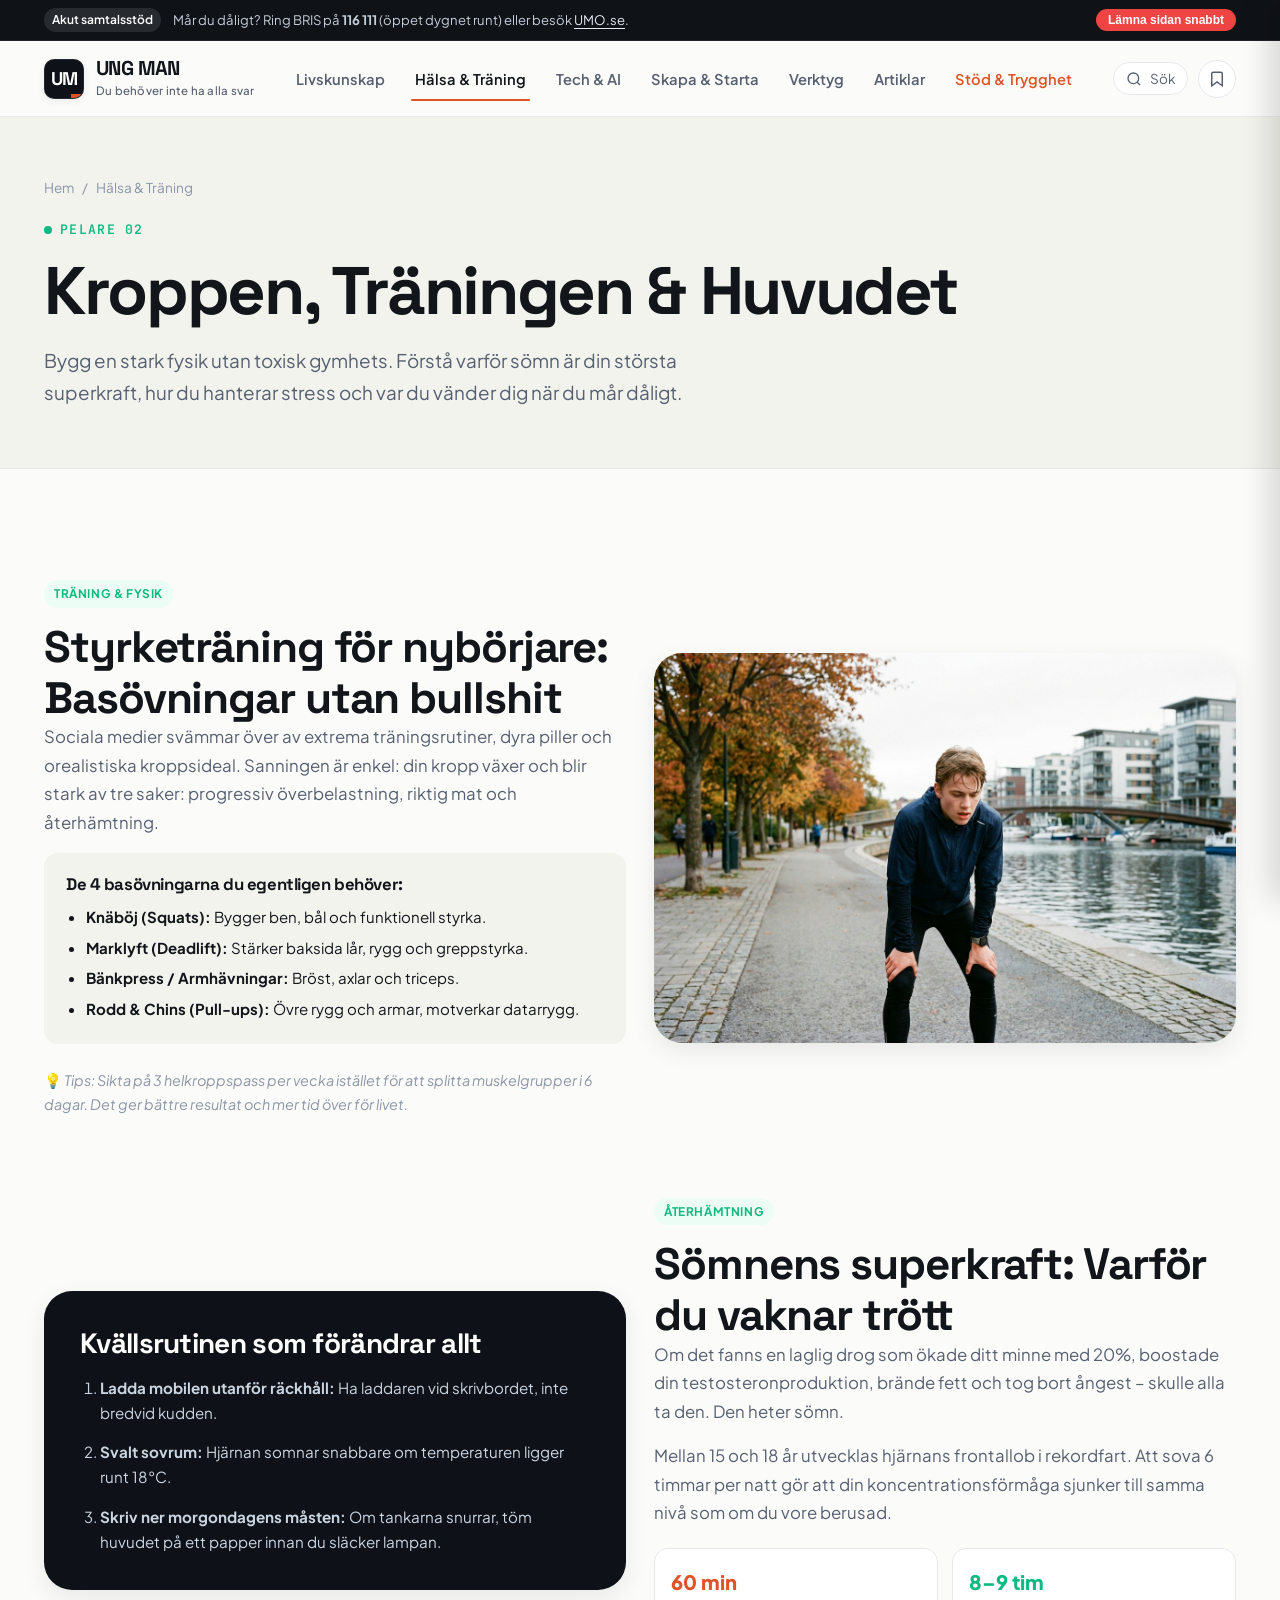
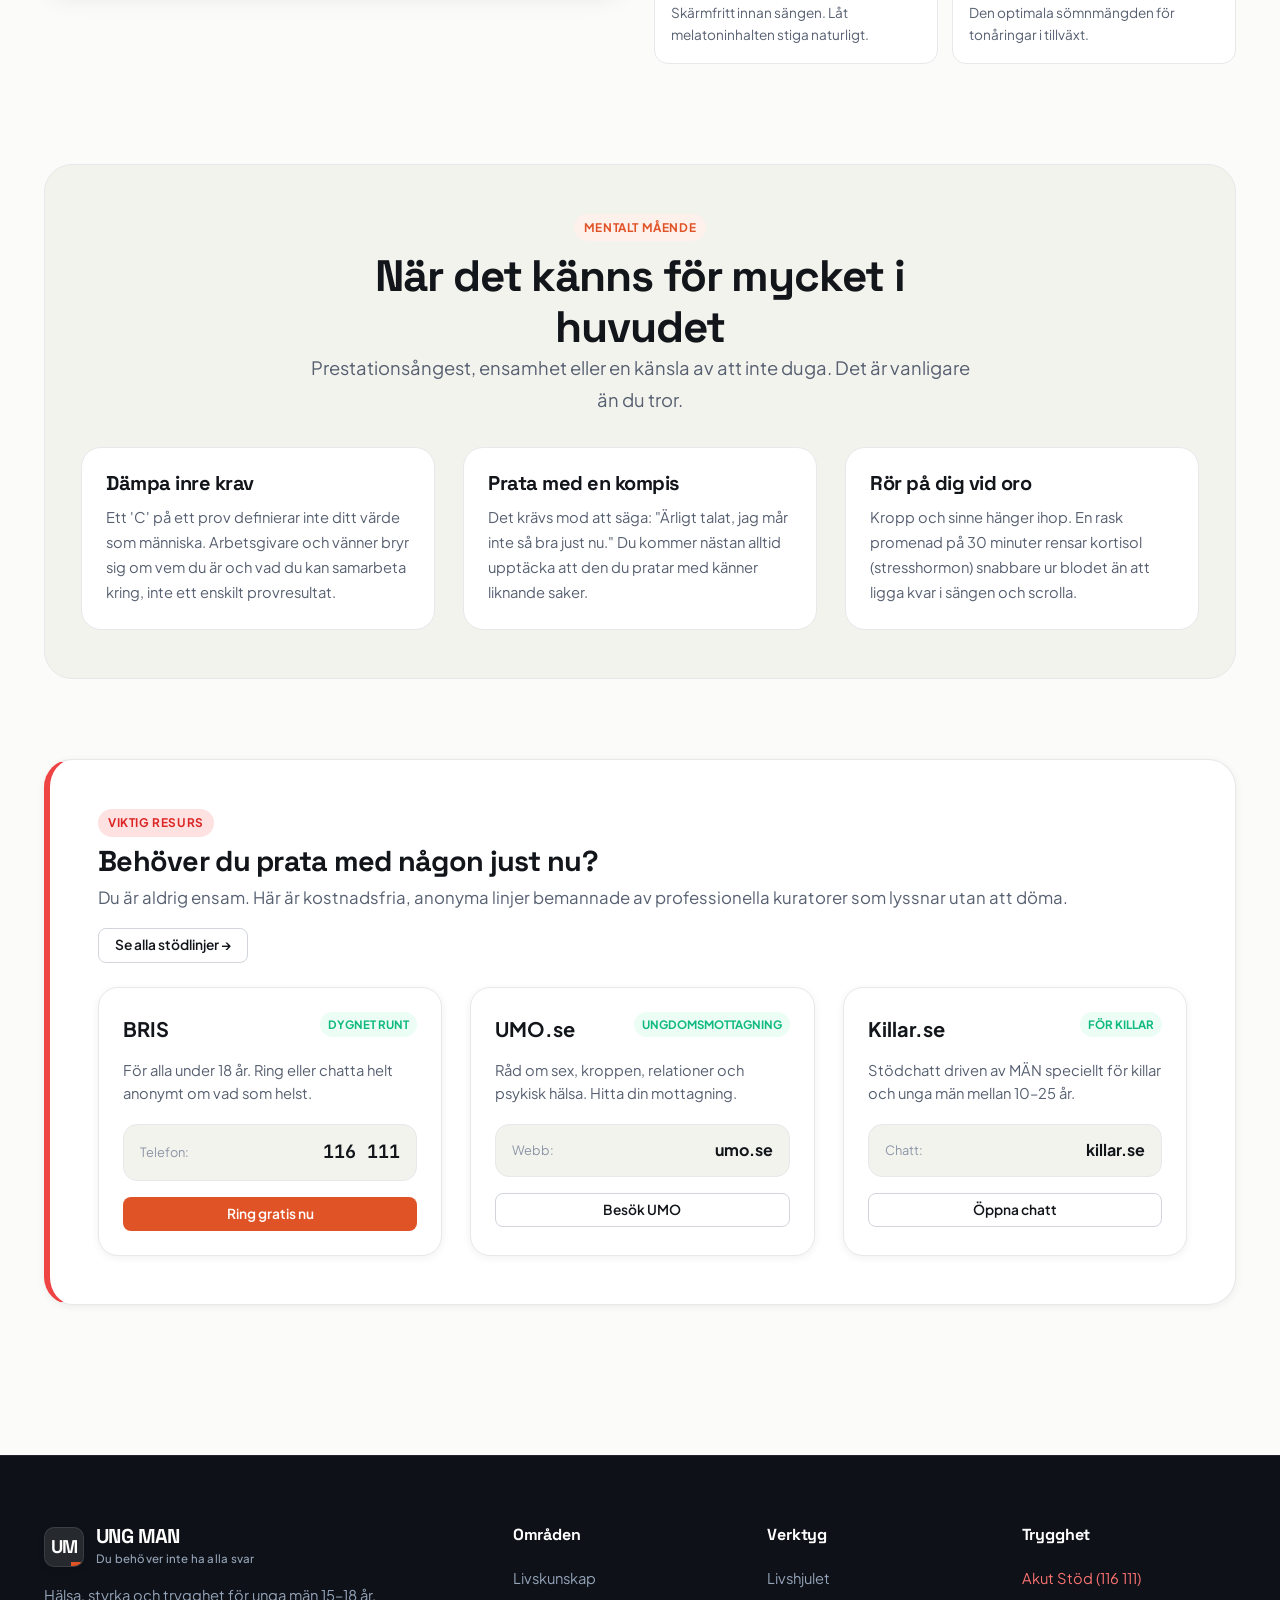
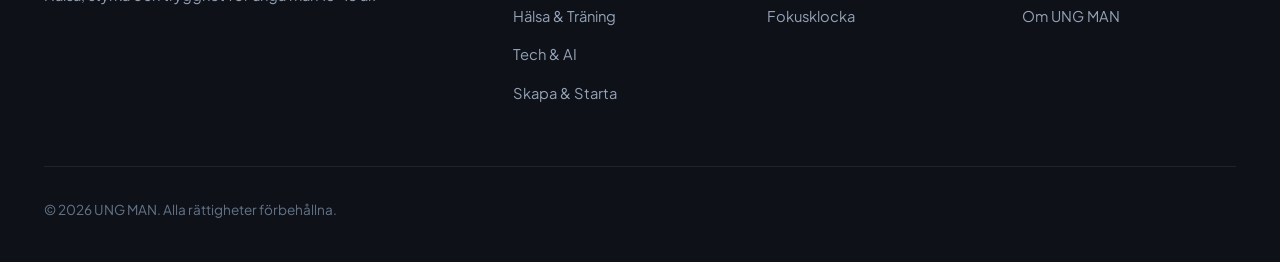
<file: halsa.html>
<!DOCTYPE html>
<html lang="sv">
<head>
  <meta charset="UTF-8">
  <meta name="viewport" content="width=device-width, initial-scale=1.0">
  <title>Hälsa & Träning – UNG MAN | Kroppen, sömnen och huvudet</title>
  <meta name="description" content="Träning utan myter, mental hälsa, sömnens superkraft och kost för unga män 15–18 år. Stöd och rådgivning.">
  <link rel="stylesheet" href="assets/css/style.css">
  <link rel="stylesheet" href="assets/css/components.css">
  <link rel="stylesheet" href="assets/css/tools.css">
</head>
<body>

  <!-- TOPBAR -->
  <div class="safety-topbar">
    <div class="container">
      <div class="safety-topbar-info">
        <span class="safety-pill">Akut samtalsstöd</span>
        <span>Mår du dåligt? Ring BRIS på <strong>116 111</strong> (öppet dygnet runt) eller besök <a href="https://www.umo.se" target="_blank" rel="noopener" class="safety-link">UMO.se</a>.</span>
      </div>
      <div>
        <button class="quick-exit-btn">Lämna sidan snabbt</button>
      </div>
    </div>
  </div>

  <!-- HEADER -->
  <header class="site-header">
    <div class="container">
      <div class="header-inner">
        <a href="index.html" class="brand-logo">
          <div class="brand-symbol">UM</div>
          <div class="brand-text">
            <span class="brand-name">UNG MAN</span>
            <span class="brand-tagline">Du behöver inte ha alla svar</span>
          </div>
        </a>
        <nav class="nav-desktop">
          <a href="livskunskap.html" class="nav-link">Livskunskap</a>
          <a href="halsa.html" class="nav-link active">Hälsa & Träning</a>
          <a href="tech-framtid.html" class="nav-link">Tech & AI</a>
          <a href="skapa-starta.html" class="nav-link">Skapa & Starta</a>
          <a href="verktyg.html" class="nav-link">Verktyg</a>
          <a href="artiklar.html" class="nav-link">Artiklar</a>
          <a href="stod-trygghet.html" class="nav-link" style="color: var(--accent-primary);">Stöd & Trygghet</a>
        </nav>
        <div class="header-actions">
          <button class="search-trigger-btn" aria-label="Sök"><svg width="16" height="16" viewBox="0 0 24 24" fill="none" stroke="currentColor" stroke-width="2"><circle cx="11" cy="11" r="8"></circle><line x1="21" y1="21" x2="16.65" y2="16.65"></line></svg><span>Sök</span></button>
          <button id="savedTriggerBtn" class="saved-trigger-btn"><svg width="18" height="18" viewBox="0 0 24 24" fill="none" stroke="currentColor" stroke-width="2"><path d="M19 21l-7-5-7 5V5a2 2 0 0 1 2-2h10a2 2 0 0 1 2 2z"></path></svg><span id="savedCounterBadge" class="saved-counter" style="display: none;">0</span></button>
          <button id="mobileNavToggle" class="mobile-nav-toggle"><span></span><span></span><span></span></button>
        </div>
      </div>
    </div>
  </header>

  <!-- MOBIL DRAWER -->
  <div id="mobileDrawer" class="mobile-drawer">
    <div class="mobile-drawer-links">
      <a href="index.html" class="mobile-drawer-link">Startsida</a>
      <a href="livskunskap.html" class="mobile-drawer-link">Livskunskap & Vardag</a>
      <a href="halsa.html" class="mobile-drawer-link active">Hälsa & Träning</a>
      <a href="tech-framtid.html" class="mobile-drawer-link">AI & Framtidens Tech</a>
      <a href="skapa-starta.html" class="mobile-drawer-link">Skapa & Starta</a>
      <a href="verktyg.html" class="mobile-drawer-link">Interaktiva Verktyg</a>
      <a href="artiklar.html" class="mobile-drawer-link">Artiklar & Guider</a>
      <a href="stod-trygghet.html" class="mobile-drawer-link" style="color: #ef4444;">Stöd & Trygghet</a>
      <a href="om-oss.html" class="mobile-drawer-link">Om UNG MAN</a>
    </div>
  </div>

  <main>
    <!-- PAGE HERO -->
    <section class="page-hero">
      <div class="container">
        <div class="page-hero-breadcrumbs">
          <a href="index.html">Hem</a> <span>/</span> <span>Hälsa & Träning</span>
        </div>
        <div class="eyebrow" style="color: var(--accent-emerald);">Pelare 02</div>
        <h1 class="page-hero-title">Kroppen, Träningen & Huvudet</h1>
        <p class="page-hero-lead">
          Bygg en stark fysik utan toxisk gymhets. Förstå varför sömn är din största superkraft, hur du hanterar stress och var du vänder dig när du mår dåligt.
        </p>
      </div>
    </section>

    <!-- CONTENT SECTIONS -->
    <section class="section">
      <div class="container">
        <!-- Section 1: Träning & Gym utan myter -->
        <div id="gym-guide" class="grid grid-2" style="align-items: center; margin-bottom: 80px;">
          <div>
            <span class="badge badge-emerald" style="margin-bottom: 14px;">Träning & Fysik</span>
            <h2>Styrketräning för nybörjare: Basövningar utan bullshit</h2>
            <p style="margin-bottom: 16px;">
              Sociala medier svämmar över av extrema träningsrutiner, dyra piller och orealistiska kroppsideal. Sanningen är enkel: din kropp växer och blir stark av tre saker: progressiv överbelastning, riktig mat och återhämtning.
            </p>
            <div style="background: var(--bg-subtle); border-radius: var(--radius-md); padding: 22px; margin-bottom: 24px;">
              <h4 style="font-size: 1.05rem; margin-bottom: 10px;">De 4 basövningarna du egentligen behöver:</h4>
              <ul style="padding-left: 20px; font-size: 0.94rem; display: flex; flex-direction: column; gap: 6px;">
                <li><strong>Knäböj (Squats):</strong> Bygger ben, bål och funktionell styrka.</li>
                <li><strong>Marklyft (Deadlift):</strong> Stärker baksida lår, rygg och greppstyrka.</li>
                <li><strong>Bänkpress / Armhävningar:</strong> Bröst, axlar och triceps.</li>
                <li><strong>Rodd & Chins (Pull-ups):</strong> Övre rygg och armar, motverkar datarrygg.</li>
              </ul>
            </div>
            <p style="font-size: 0.9rem; color: var(--text-muted);">
              💡 <em>Tips: Sikta på 3 helkroppspass per vecka istället för att splitta muskelgrupper i 6 dagar. Det ger bättre resultat och mer tid över för livet.</em>
            </p>
          </div>
          <div>
            <img src="assets/images/health-training.jpg" alt="Ung man som tränar vid vattnet i Stockholm" style="border-radius: var(--radius-xl); box-shadow: var(--shadow-md);">
          </div>
        </div>

        <!-- Section 2: Sömn & Skärmtid -->
        <div id="somn" class="grid grid-2" style="align-items: center; margin-bottom: 80px;">
          <div style="order: 2;">
            <span class="badge badge-emerald" style="margin-bottom: 14px;">Återhämtning</span>
            <h2>Sömnens superkraft: Varför du vaknar trött</h2>
            <p style="margin-bottom: 16px;">
              Om det fanns en laglig drog som ökade ditt minne med 20%, boostade din testosteronproduktion, brände fett och tog bort ångest – skulle alla ta den. Den heter sömn.
            </p>
            <p style="margin-bottom: 20px;">
              Mellan 15 och 18 år utvecklas hjärnans frontallob i rekordfart. Att sova 6 timmar per natt gör att din koncentrationsförmåga sjunker till samma nivå som om du vore berusad.
            </p>
            <div style="display: grid; grid-template-columns: 1fr 1fr; gap: 14px; margin-bottom: 20px;">
              <div style="background: #ffffff; border: 1px solid var(--border-light); padding: 16px; border-radius: var(--radius-md);">
                <div style="font-size: 1.25rem; font-weight: 800; color: var(--accent-primary); margin-bottom: 4px;">60 min</div>
                <div style="font-size: 0.85rem; color: var(--text-secondary);">Skärmfritt innan sängen. Låt melatoninhalten stiga naturligt.</div>
              </div>
              <div style="background: #ffffff; border: 1px solid var(--border-light); padding: 16px; border-radius: var(--radius-md);">
                <div style="font-size: 1.25rem; font-weight: 800; color: var(--accent-emerald); margin-bottom: 4px;">8–9 tim</div>
                <div style="font-size: 0.85rem; color: var(--text-secondary);">Den optimala sömnmängden för tonåringar i tillväxt.</div>
              </div>
            </div>
          </div>
          <div style="order: 1;">
            <div style="background: var(--bg-dark); color: #ffffff; border-radius: var(--radius-xl); padding: 36px; box-shadow: var(--shadow-md);">
              <h3 style="color: #ffffff; margin-bottom: 16px;">Kvällsrutinen som förändrar allt</h3>
              <ol style="padding-left: 20px; display: flex; flex-direction: column; gap: 14px; color: #cbd5e1; font-size: 0.95rem;">
                <li><strong>Ladda mobilen utanför räckhåll:</strong> Ha laddaren vid skrivbordet, inte bredvid kudden.</li>
                <li><strong>Svalt sovrum:</strong> Hjärnan somnar snabbare om temperaturen ligger runt 18°C.</li>
                <li><strong>Skriv ner morgondagens måsten:</strong> Om tankarna snurrar, töm huvudet på ett papper innan du släcker lampan.</li>
              </ol>
            </div>
          </div>
        </div>

        <!-- Section 3: Mental hälsa & Prestationsångest -->
        <div style="background: var(--bg-subtle); border-radius: var(--radius-xl); padding: 48px 36px; margin-bottom: 80px; border: 1px solid var(--border-light);">
          <div class="section-header text-center" style="margin-bottom: 32px;">
            <span class="badge badge-terracotta" style="margin-bottom: 10px;">Mentalt mående</span>
            <h2>När det känns för mycket i huvudet</h2>
            <p class="section-subtitle">Prestationsångest, ensamhet eller en känsla av att inte duga. Det är vanligare än du tror.</p>
          </div>
          <div class="grid grid-3">
            <div style="background: #ffffff; padding: 24px; border-radius: var(--radius-lg); border: 1px solid var(--border-light);">
              <h4 style="margin-bottom: 10px;">Dämpa inre krav</h4>
              <p style="font-size: 0.92rem; color: var(--text-secondary);">
                Ett 'C' på ett prov definierar inte ditt värde som människa. Arbetsgivare och vänner bryr sig om vem du är och vad du kan samarbeta kring, inte ett enskilt provresultat.
              </p>
            </div>
            <div style="background: #ffffff; padding: 24px; border-radius: var(--radius-lg); border: 1px solid var(--border-light);">
              <h4 style="margin-bottom: 10px;">Prata med en kompis</h4>
              <p style="font-size: 0.92rem; color: var(--text-secondary);">
                Det krävs mod att säga: "Ärligt talat, jag mår inte så bra just nu." Du kommer nästan alltid upptäcka att den du pratar med känner liknande saker.
              </p>
            </div>
            <div style="background: #ffffff; padding: 24px; border-radius: var(--radius-lg); border: 1px solid var(--border-light);">
              <h4 style="margin-bottom: 10px;">Rör på dig vid oro</h4>
              <p style="font-size: 0.92rem; color: var(--text-secondary);">
                Kropp och sinne hänger ihop. En rask promenad på 30 minuter rensar kortisol (stresshormon) snabbare ur blodet än att ligga kvar i sängen och scrolla.
              </p>
            </div>
          </div>
        </div>

        <!-- Section 4: AKUT STÖD & TRYGGHETSRUTA -->
        <div class="tool-box" style="border-left: 6px solid #ef4444;">
          <div style="display: flex; justify-content: space-between; align-items: flex-start; flex-wrap: wrap; gap: 16px; margin-bottom: 24px;">
            <div>
              <span class="badge" style="background: #fee2e2; color: #dc2626; margin-bottom: 8px;">Viktig resurs</span>
              <h2 style="font-size: 1.8rem; margin: 0;">Behöver du prata med någon just nu?</h2>
              <p style="color: var(--text-secondary); margin-top: 6px;">
                Du är aldrig ensam. Här är kostnadsfria, anonyma linjer bemannade av professionella kuratorer som lyssnar utan att döma.
              </p>
            </div>
            <a href="stod-trygghet.html" class="btn btn-secondary btn-sm">Se alla stödlinjer →</a>
          </div>

          <div class="grid grid-3">
            <div class="support-card">
              <div class="support-header">
                <span class="support-org-name">BRIS</span>
                <span class="support-badge">Dygnet runt</span>
              </div>
              <p class="support-desc">För alla under 18 år. Ring eller chatta helt anonymt om vad som helst.</p>
              <div class="support-phone-banner">
                <span style="font-size: 0.8rem; color: var(--text-muted);">Telefon:</span>
                <span class="phone-digits">116 111</span>
              </div>
              <a href="tel:116111" class="btn btn-primary btn-sm">Ring gratis nu</a>
            </div>

            <div class="support-card">
              <div class="support-header">
                <span class="support-org-name">UMO.se</span>
                <span class="support-badge">Ungdomsmottagning</span>
              </div>
              <p class="support-desc">Råd om sex, kroppen, relationer och psykisk hälsa. Hitta din mottagning.</p>
              <div class="support-phone-banner">
                <span style="font-size: 0.8rem; color: var(--text-muted);">Webb:</span>
                <span style="font-weight: 700;">umo.se</span>
              </div>
              <a href="https://www.umo.se" target="_blank" rel="noopener" class="btn btn-secondary btn-sm">Besök UMO</a>
            </div>

            <div class="support-card">
              <div class="support-header">
                <span class="support-org-name">Killar.se</span>
                <span class="support-badge">För killar</span>
              </div>
              <p class="support-desc">Stödchatt driven av MÄN speciellt för killar och unga män mellan 10–25 år.</p>
              <div class="support-phone-banner">
                <span style="font-size: 0.8rem; color: var(--text-muted);">Chatt:</span>
                <span style="font-weight: 700;">killar.se</span>
              </div>
              <a href="https://killar.se" target="_blank" rel="noopener" class="btn btn-secondary btn-sm">Öppna chatt</a>
            </div>
          </div>
        </div>
      </div>
    </section>
  </main>

  <!-- FOOTER -->
  <footer class="site-footer">
    <div class="container">
      <div class="footer-grid">
        <div class="footer-brand">
          <div class="brand-logo" style="margin-bottom: 16px;">
            <div class="brand-symbol">UM</div>
            <div class="brand-text">
              <span class="brand-name">UNG MAN</span>
              <span class="brand-tagline">Du behöver inte ha alla svar</span>
            </div>
          </div>
          <p class="footer-description">Hälsa, styrka och trygghet för unga män 15–18 år.</p>
        </div>
        <div>
          <h4 class="footer-col-title">Områden</h4>
          <ul class="footer-links">
            <li><a href="livskunskap.html" class="footer-link">Livskunskap</a></li>
            <li><a href="halsa.html" class="footer-link">Hälsa & Träning</a></li>
            <li><a href="tech-framtid.html" class="footer-link">Tech & AI</a></li>
            <li><a href="skapa-starta.html" class="footer-link">Skapa & Starta</a></li>
          </ul>
        </div>
        <div>
          <h4 class="footer-col-title">Verktyg</h4>
          <ul class="footer-links">
            <li><a href="verktyg.html#livshjulet" class="footer-link">Livshjulet</a></li>
            <li><a href="verktyg.html#fokusklocka" class="footer-link">Fokusklocka</a></li>
          </ul>
        </div>
        <div>
          <h4 class="footer-col-title">Trygghet</h4>
          <ul class="footer-links">
            <li><a href="stod-trygghet.html" class="footer-link" style="color: #f87171;">Akut Stöd (116 111)</a></li>
            <li><a href="om-oss.html" class="footer-link">Om UNG MAN</a></li>
          </ul>
        </div>
      </div>
      <div class="footer-bottom">
        <div>&copy; 2026 UNG MAN. Alla rättigheter förbehållna.</div>
      </div>
    </div>
  </footer>

  <!-- MODALS -->
  <div id="searchModal" class="modal-overlay"><div class="search-dialog"><div class="search-input-header"><input type="text" id="searchInput" placeholder="Sök..."><button id="searchCloseBtn" class="search-close-btn">&times;</button></div><div id="searchResultsArea" class="search-results-area"></div></div></div>
  <div id="savedDrawer" class="saved-drawer"><div class="saved-drawer-header"><h3>Mina sparade guider</h3><button id="savedCloseBtn" class="search-close-btn">&times;</button></div><div id="savedDrawerBody" class="saved-drawer-body"></div></div>

  <script src="assets/js/data.js"></script>
  <script src="assets/js/main.js"></script>
</body>
</html>
</file>
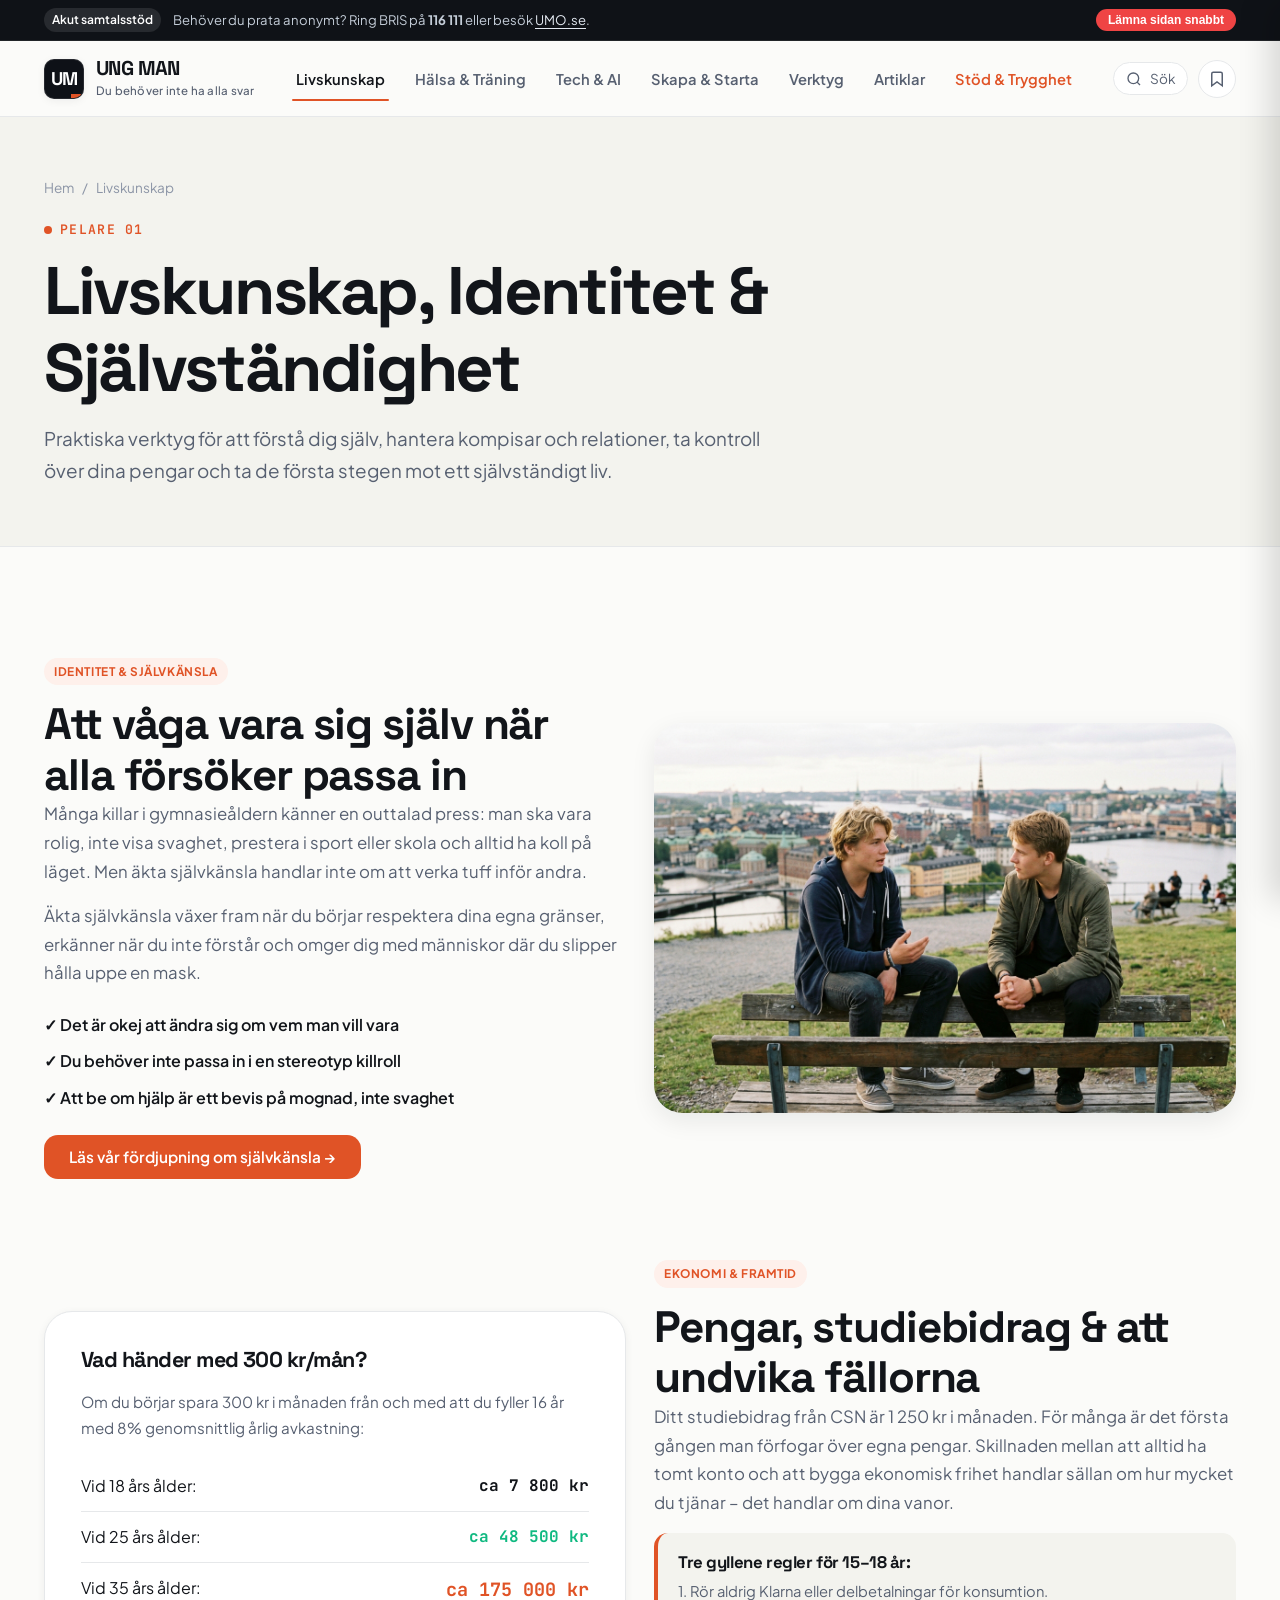
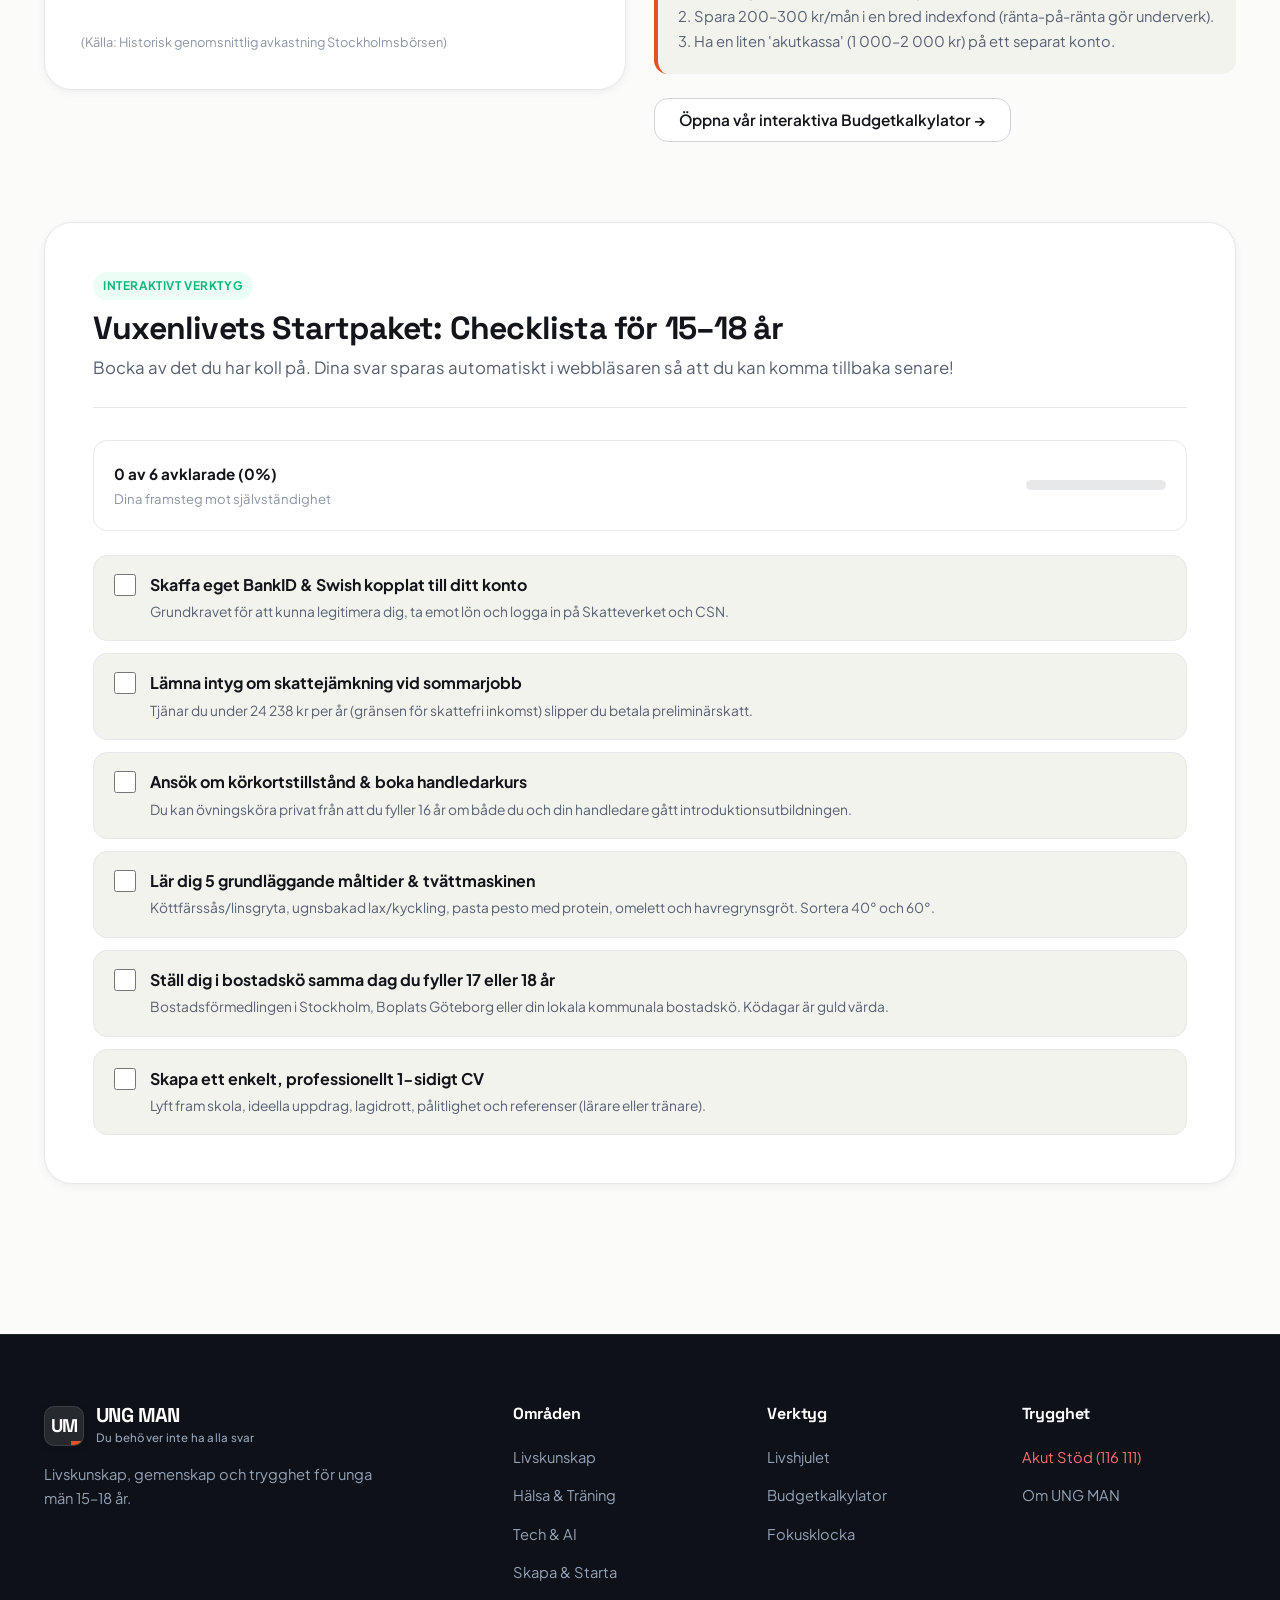
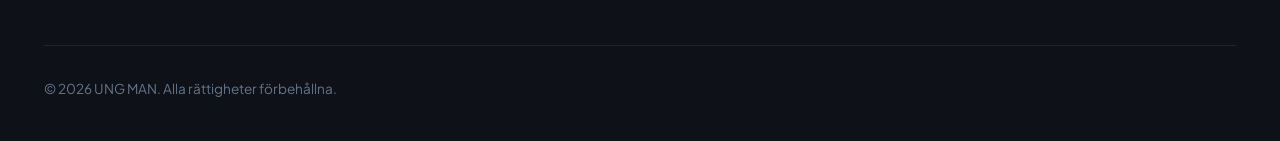
<file: livskunskap.html>
<!DOCTYPE html>
<html lang="sv">
<head>
  <meta charset="UTF-8">
  <meta name="viewport" content="width=device-width, initial-scale=1.0">
  <title>Livskunskap & Vardag – UNG MAN | Förstå dig själv och vuxenlivet</title>
  <meta name="description" content="Praktisk livskunskap för unga män: självkänsla, sunda relationer, privatekonomi, CSN, flytta hemifrån och körkort.">
  <link rel="stylesheet" href="assets/css/style.css">
  <link rel="stylesheet" href="assets/css/components.css">
  <link rel="stylesheet" href="assets/css/tools.css">
</head>
<body>

  <!-- TOPBAR -->
  <div class="safety-topbar">
    <div class="container">
      <div class="safety-topbar-info">
        <span class="safety-pill">Akut samtalsstöd</span>
        <span>Behöver du prata anonymt? Ring BRIS på <strong>116 111</strong> eller besök <a href="https://www.umo.se" target="_blank" rel="noopener" class="safety-link">UMO.se</a>.</span>
      </div>
      <div>
        <button class="quick-exit-btn">Lämna sidan snabbt</button>
      </div>
    </div>
  </div>

  <!-- HEADER -->
  <header class="site-header">
    <div class="container">
      <div class="header-inner">
        <a href="index.html" class="brand-logo">
          <div class="brand-symbol">UM</div>
          <div class="brand-text">
            <span class="brand-name">UNG MAN</span>
            <span class="brand-tagline">Du behöver inte ha alla svar</span>
          </div>
        </a>
        <nav class="nav-desktop">
          <a href="livskunskap.html" class="nav-link active">Livskunskap</a>
          <a href="halsa.html" class="nav-link">Hälsa & Träning</a>
          <a href="tech-framtid.html" class="nav-link">Tech & AI</a>
          <a href="skapa-starta.html" class="nav-link">Skapa & Starta</a>
          <a href="verktyg.html" class="nav-link">Verktyg</a>
          <a href="artiklar.html" class="nav-link">Artiklar</a>
          <a href="stod-trygghet.html" class="nav-link" style="color: var(--accent-primary);">Stöd & Trygghet</a>
        </nav>
        <div class="header-actions">
          <button class="search-trigger-btn" aria-label="Sök"><svg width="16" height="16" viewBox="0 0 24 24" fill="none" stroke="currentColor" stroke-width="2"><circle cx="11" cy="11" r="8"></circle><line x1="21" y1="21" x2="16.65" y2="16.65"></line></svg><span>Sök</span></button>
          <button id="savedTriggerBtn" class="saved-trigger-btn"><svg width="18" height="18" viewBox="0 0 24 24" fill="none" stroke="currentColor" stroke-width="2"><path d="M19 21l-7-5-7 5V5a2 2 0 0 1 2-2h10a2 2 0 0 1 2 2z"></path></svg><span id="savedCounterBadge" class="saved-counter" style="display: none;">0</span></button>
          <button id="mobileNavToggle" class="mobile-nav-toggle"><span></span><span></span><span></span></button>
        </div>
      </div>
    </div>
  </header>

  <!-- MOBIL DRAWER -->
  <div id="mobileDrawer" class="mobile-drawer">
    <div class="mobile-drawer-links">
      <a href="index.html" class="mobile-drawer-link">Startsida</a>
      <a href="livskunskap.html" class="mobile-drawer-link active">Livskunskap & Vardag</a>
      <a href="halsa.html" class="mobile-drawer-link">Hälsa & Träning</a>
      <a href="tech-framtid.html" class="mobile-drawer-link">AI & Framtidens Tech</a>
      <a href="skapa-starta.html" class="mobile-drawer-link">Skapa & Starta</a>
      <a href="verktyg.html" class="mobile-drawer-link">Interaktiva Verktyg</a>
      <a href="artiklar.html" class="mobile-drawer-link">Artiklar & Guider</a>
      <a href="stod-trygghet.html" class="mobile-drawer-link" style="color: #ef4444;">Stöd & Trygghet</a>
      <a href="om-oss.html" class="mobile-drawer-link">Om UNG MAN</a>
    </div>
  </div>

  <main>
    <!-- PAGE HERO -->
    <section class="page-hero">
      <div class="container">
        <div class="page-hero-breadcrumbs">
          <a href="index.html">Hem</a> <span>/</span> <span>Livskunskap</span>
        </div>
        <div class="eyebrow">Pelare 01</div>
        <h1 class="page-hero-title">Livskunskap, Identitet & Självständighet</h1>
        <p class="page-hero-lead">
          Praktiska verktyg för att förstå dig själv, hantera kompisar och relationer, ta kontroll över dina pengar och ta de första stegen mot ett självständigt liv.
        </p>
      </div>
    </section>

    <!-- CONTENT SECTIONS -->
    <section class="section">
      <div class="container">
        <!-- Feature 1: Identitet & Självkänsla -->
        <div class="grid grid-2" style="align-items: center; margin-bottom: 80px;">
          <div>
            <span class="badge badge-terracotta" style="margin-bottom: 14px;">Identitet & Självkänsla</span>
            <h2>Att våga vara sig själv när alla försöker passa in</h2>
            <p style="margin-bottom: 16px;">
              Många killar i gymnasieåldern känner en outtalad press: man ska vara rolig, inte visa svaghet, prestera i sport eller skola och alltid ha koll på läget. Men äkta självkänsla handlar inte om att verka tuff inför andra.
            </p>
            <p style="margin-bottom: 24px;">
              Äkta självkänsla växer fram när du börjar respektera dina egna gränser, erkänner när du inte förstår och omger dig med människor där du slipper hålla uppe en mask.
            </p>
            <ul style="list-style: none; display: flex; flex-direction: column; gap: 10px; margin-bottom: 24px;">
              <li style="display: flex; gap: 8px; font-weight: 600;">✓ Det är okej att ändra sig om vem man vill vara</li>
              <li style="display: flex; gap: 8px; font-weight: 600;">✓ Du behöver inte passa in i en stereotyp killroll</li>
              <li style="display: flex; gap: 8px; font-weight: 600;">✓ Att be om hjälp är ett bevis på mognad, inte svaghet</li>
            </ul>
            <a href="artikel-detalj.html" class="btn btn-primary">Läs vår fördjupning om självkänsla →</a>
          </div>
          <div>
            <img src="assets/images/friendship-talk.jpg" alt="Två killar som pratar uppriktigt" style="border-radius: var(--radius-xl); box-shadow: var(--shadow-md);">
          </div>
        </div>

        <!-- Feature 2: Ekonomi & Pengar -->
        <div class="grid grid-2" style="align-items: center; margin-bottom: 80px;">
          <div style="order: 2;">
            <span class="badge badge-terracotta" style="margin-bottom: 14px;">Ekonomi & Framtid</span>
            <h2>Pengar, studiebidrag & att undvika fällorna</h2>
            <p style="margin-bottom: 16px;">
              Ditt studiebidrag från CSN är 1 250 kr i månaden. För många är det första gången man förfogar över egna pengar. Skillnaden mellan att alltid ha tomt konto och att bygga ekonomisk frihet handlar sällan om hur mycket du tjänar – det handlar om dina vanor.
            </p>
            <div style="background: var(--bg-subtle); border-radius: var(--radius-md); padding: 20px; border-left: 4px solid var(--accent-primary); margin-bottom: 24px;">
              <h4 style="font-size: 1.05rem; margin-bottom: 6px;">Tre gyllene regler för 15–18 år:</h4>
              <p style="font-size: 0.92rem; margin: 0;">1. Rör aldrig Klarna eller delbetalningar för konsumtion.<br>2. Spara 200–300 kr/mån i en bred indexfond (ränta-på-ränta gör underverk).<br>3. Ha en liten 'akutkassa' (1 000–2 000 kr) på ett separat konto.</p>
            </div>
            <a href="verktyg.html#budget-kalkylator" class="btn btn-secondary">Öppna vår interaktiva Budgetkalkylator →</a>
          </div>
          <div style="order: 1;">
            <div style="background: #ffffff; border: 1px solid var(--border-light); border-radius: var(--radius-xl); padding: 36px; box-shadow: var(--shadow-sm);">
              <h3 style="margin-bottom: 16px; font-size: 1.35rem;">Vad händer med 300 kr/mån?</h3>
              <p style="font-size: 0.95rem; color: var(--text-secondary); margin-bottom: 20px;">
                Om du börjar spara 300 kr i månaden från och med att du fyller 16 år med 8% genomsnittlig årlig avkastning:
              </p>
              <div style="display: flex; justify-content: space-between; border-bottom: 1px solid var(--border-light); padding: 12px 0;">
                <span>Vid 18 års ålder:</span>
                <strong style="font-family: var(--font-mono);">ca 7 800 kr</strong>
              </div>
              <div style="display: flex; justify-content: space-between; border-bottom: 1px solid var(--border-light); padding: 12px 0;">
                <span>Vid 25 års ålder:</span>
                <strong style="font-family: var(--font-mono); color: var(--accent-emerald);">ca 48 500 kr</strong>
              </div>
              <div style="display: flex; justify-content: space-between; padding: 12px 0;">
                <span>Vid 35 års ålder:</span>
                <strong style="font-family: var(--font-mono); color: var(--accent-primary); font-size: 1.15rem;">ca 175 000 kr</strong>
              </div>
              <p style="font-size: 0.8rem; color: var(--text-muted); margin-top: 14px;">(Källa: Historisk genomsnittlig avkastning Stockholmsbörsen)</p>
            </div>
          </div>
        </div>

        <!-- Feature 3: INTERAKTIV CHECKLISTA FÖR VUXENLIVET -->
        <div id="checklista" class="tool-box">
          <div class="tool-header">
            <span class="badge badge-emerald" style="margin-bottom: 10px;">Interaktivt verktyg</span>
            <h2 class="tool-title">Vuxenlivets Startpaket: Checklista för 15–18 år</h2>
            <p class="tool-intro">
              Bocka av det du har koll på. Dina svar sparas automatiskt i webbläsaren så att du kan komma tillbaka senare!
            </p>
          </div>

          <div class="checklist-progress-card">
            <div>
              <div class="checklist-progress-text" id="checklistProgressText">0 av 6 avklarade (0%)</div>
              <div style="font-size: 0.82rem; color: var(--text-muted); margin-top: 2px;">Dina framsteg mot självständighet</div>
            </div>
            <div style="width: 140px; height: 10px; background: var(--border-light); border-radius: 5px; overflow: hidden;">
              <div id="checklistProgressBar" style="width: 0%; height: 100%; background: var(--accent-emerald); transition: width 0.3s;"></div>
            </div>
          </div>

          <div class="checklist-container" id="adulthoodChecklist">
            <label class="checklist-item">
              <input type="checkbox" class="checklist-checkbox" data-id="bankid">
              <div class="checklist-content">
                <span class="item-label">Skaffa eget BankID & Swish kopplat till ditt konto</span>
                <span class="item-desc">Grundkravet för att kunna legitimera dig, ta emot lön och logga in på Skatteverket och CSN.</span>
              </div>
            </label>

            <label class="checklist-item">
              <input type="checkbox" class="checklist-checkbox" data-id="skattekoll">
              <div class="checklist-content">
                <span class="item-label">Lämna intyg om skattejämkning vid sommarjobb</span>
                <span class="item-desc">Tjänar du under 24 238 kr per år (gränsen för skattefri inkomst) slipper du betala preliminärskatt.</span>
              </div>
            </label>

            <label class="checklist-item">
              <input type="checkbox" class="checklist-checkbox" data-id="korkortstillstand">
              <div class="checklist-content">
                <span class="item-label">Ansök om körkortstillstånd & boka handledarkurs</span>
                <span class="item-desc">Du kan övningsköra privat från att du fyller 16 år om både du och din handledare gått introduktionsutbildningen.</span>
              </div>
            </label>

            <label class="checklist-item">
              <input type="checkbox" class="checklist-checkbox" data-id="tvatt-mat">
              <div class="checklist-content">
                <span class="item-label">Lär dig 5 grundläggande måltider & tvättmaskinen</span>
                <span class="item-desc">Köttfärssås/linsgryta, ugnsbakad lax/kyckling, pasta pesto med protein, omelett och havregrynsgröt. Sortera 40° och 60°.</span>
              </div>
            </label>

            <label class="checklist-item">
              <input type="checkbox" class="checklist-checkbox" data-id="bostadsko">
              <div class="checklist-content">
                <span class="item-label">Ställ dig i bostadskö samma dag du fyller 17 eller 18 år</span>
                <span class="item-desc">Bostadsförmedlingen i Stockholm, Boplats Göteborg eller din lokala kommunala bostadskö. Ködagar är guld värda.</span>
              </div>
            </label>

            <label class="checklist-item">
              <input type="checkbox" class="checklist-checkbox" data-id="cv-intro">
              <div class="checklist-content">
                <span class="item-label">Skapa ett enkelt, professionellt 1-sidigt CV</span>
                <span class="item-desc">Lyft fram skola, ideella uppdrag, lagidrott, pålitlighet och referenser (lärare eller tränare).</span>
              </div>
            </label>
          </div>
        </div>
      </div>
    </section>
  </main>

  <!-- FOOTER -->
  <footer class="site-footer">
    <div class="container">
      <div class="footer-grid">
        <div class="footer-brand">
          <div class="brand-logo" style="margin-bottom: 16px;">
            <div class="brand-symbol">UM</div>
            <div class="brand-text">
              <span class="brand-name">UNG MAN</span>
              <span class="brand-tagline">Du behöver inte ha alla svar</span>
            </div>
          </div>
          <p class="footer-description">Livskunskap, gemenskap och trygghet för unga män 15–18 år.</p>
        </div>
        <div>
          <h4 class="footer-col-title">Områden</h4>
          <ul class="footer-links">
            <li><a href="livskunskap.html" class="footer-link">Livskunskap</a></li>
            <li><a href="halsa.html" class="footer-link">Hälsa & Träning</a></li>
            <li><a href="tech-framtid.html" class="footer-link">Tech & AI</a></li>
            <li><a href="skapa-starta.html" class="footer-link">Skapa & Starta</a></li>
          </ul>
        </div>
        <div>
          <h4 class="footer-col-title">Verktyg</h4>
          <ul class="footer-links">
            <li><a href="verktyg.html#livshjulet" class="footer-link">Livshjulet</a></li>
            <li><a href="verktyg.html#budget-kalkylator" class="footer-link">Budgetkalkylator</a></li>
            <li><a href="verktyg.html#fokusklocka" class="footer-link">Fokusklocka</a></li>
          </ul>
        </div>
        <div>
          <h4 class="footer-col-title">Trygghet</h4>
          <ul class="footer-links">
            <li><a href="stod-trygghet.html" class="footer-link" style="color: #f87171;">Akut Stöd (116 111)</a></li>
            <li><a href="om-oss.html" class="footer-link">Om UNG MAN</a></li>
          </ul>
        </div>
      </div>
      <div class="footer-bottom">
        <div>&copy; 2026 UNG MAN. Alla rättigheter förbehållna.</div>
      </div>
    </div>
  </footer>

  <!-- SÖK & SPARAT MODALER -->
  <div id="searchModal" class="modal-overlay"><div class="search-dialog"><div class="search-input-header"><input type="text" id="searchInput" placeholder="Sök..."><button id="searchCloseBtn" class="search-close-btn">&times;</button></div><div id="searchResultsArea" class="search-results-area"></div></div></div>
  <div id="savedDrawer" class="saved-drawer"><div class="saved-drawer-header"><h3>Mina sparade guider</h3><button id="savedCloseBtn" class="search-close-btn">&times;</button></div><div id="savedDrawerBody" class="saved-drawer-body"></div></div>

  <script src="assets/js/data.js"></script>
  <script src="assets/js/main.js"></script>
  <script src="assets/js/tools.js"></script>
</body>
</html>
</file>
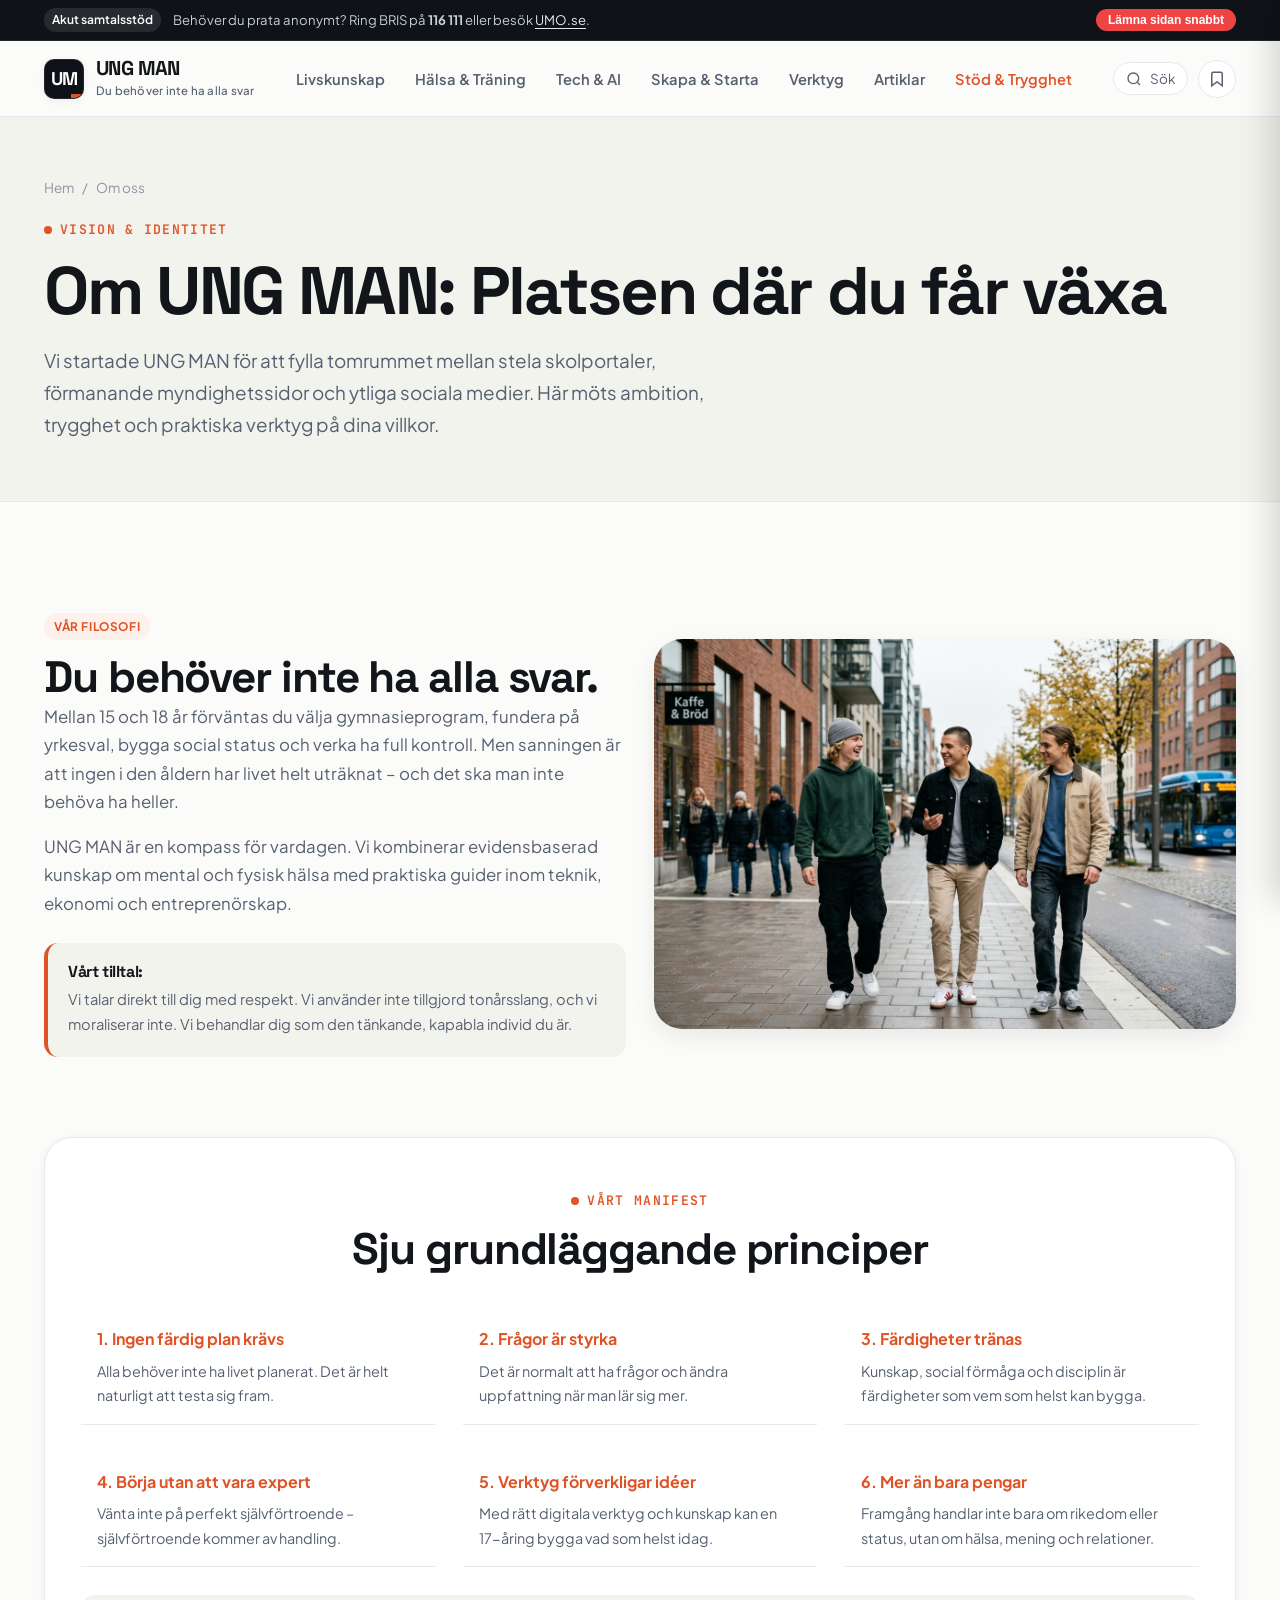
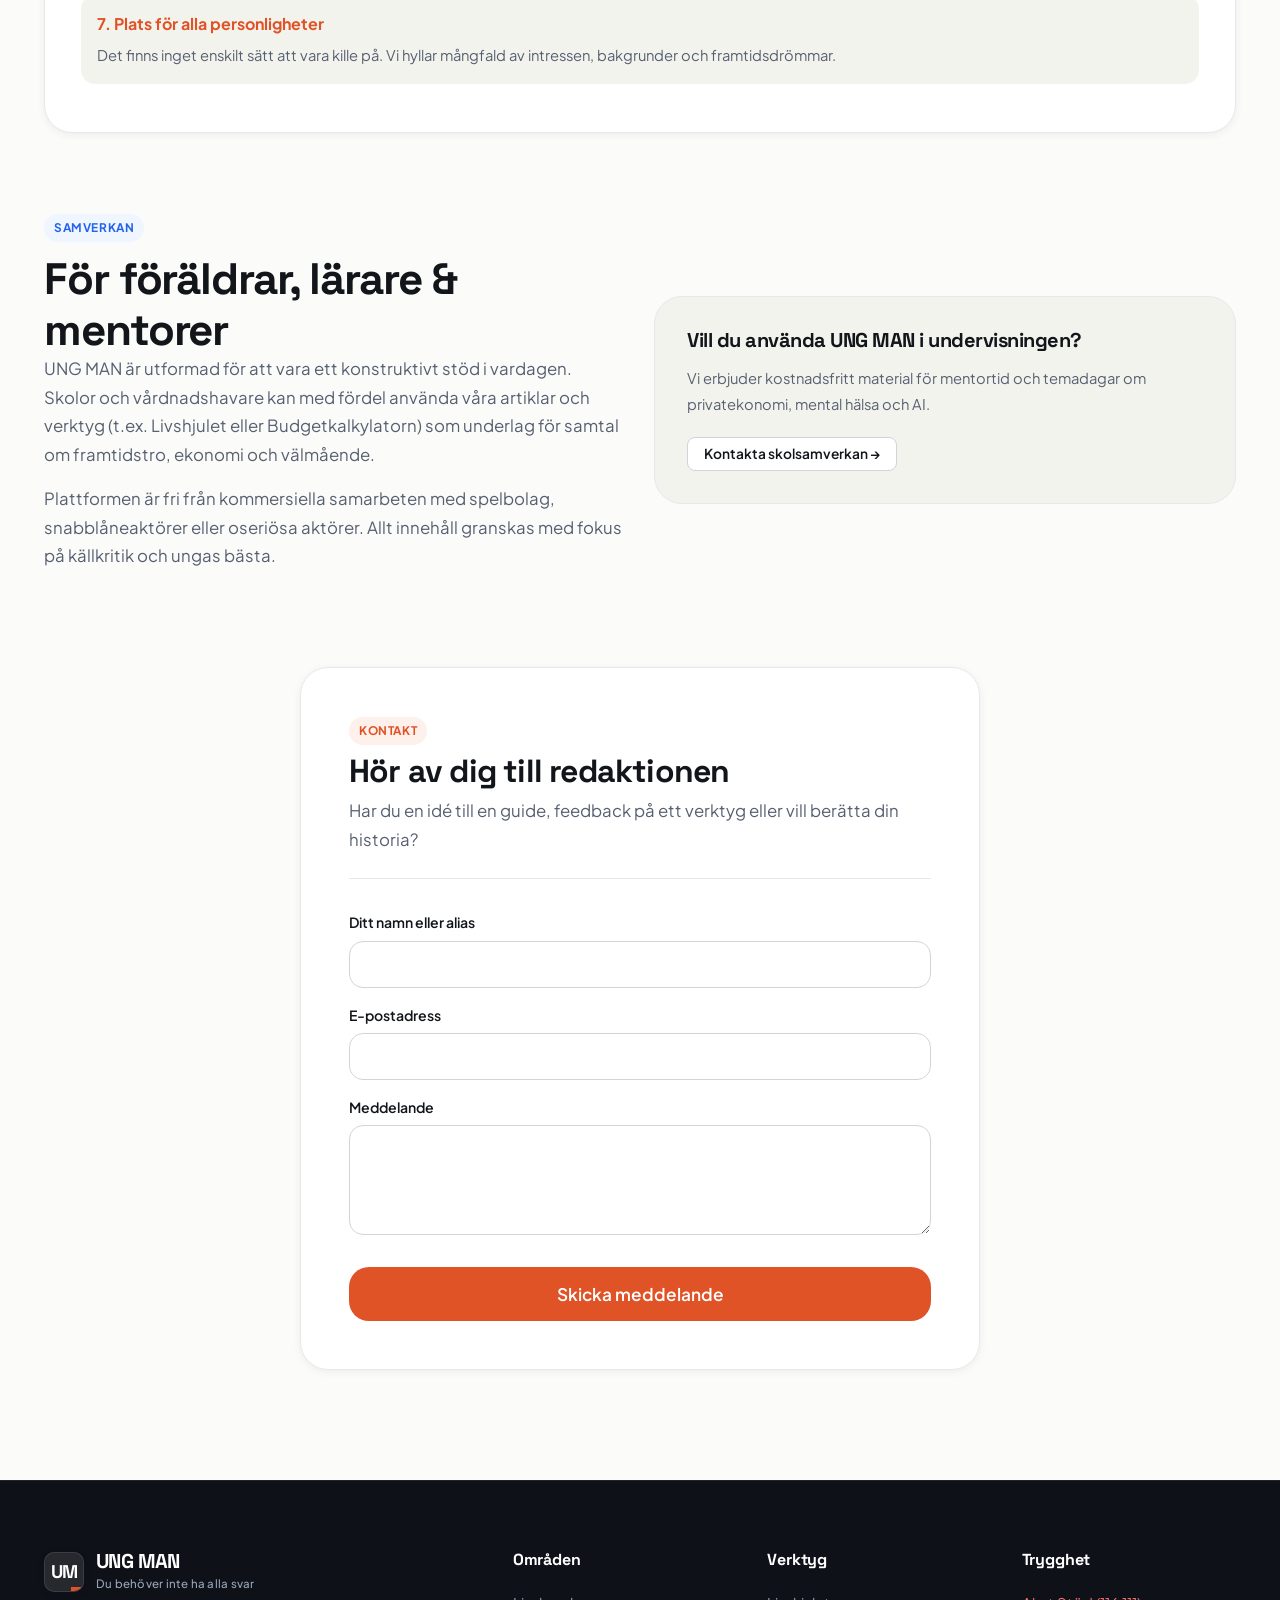
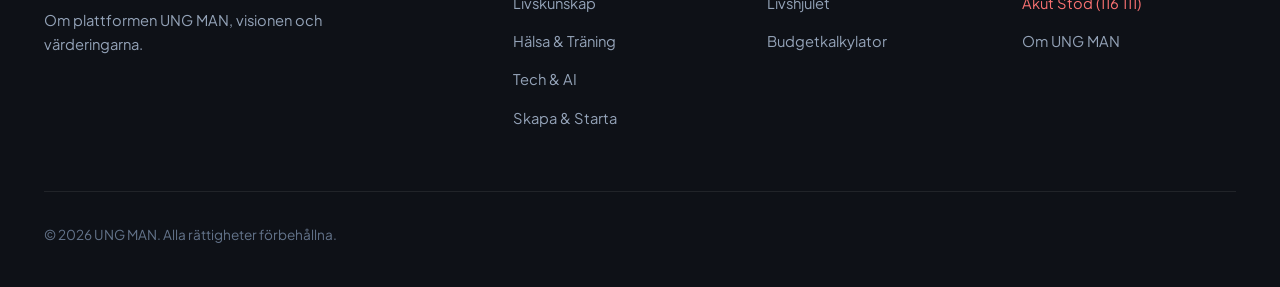
<file: om-oss.html>
<!DOCTYPE html>
<html lang="sv">
<head>
  <meta charset="UTF-8">
  <meta name="viewport" content="width=device-width, initial-scale=1.0">
  <title>Om Oss & Vision – UNG MAN | Du behöver inte ha alla svar</title>
  <meta name="description" content="Om UNG MAN: Visionen, redaktionella principer, information till föräldrar och lärare samt hur du kontaktar oss.">
  <link rel="stylesheet" href="assets/css/style.css">
  <link rel="stylesheet" href="assets/css/components.css">
  <link rel="stylesheet" href="assets/css/tools.css">
</head>
<body>

  <!-- TOPBAR -->
  <div class="safety-topbar">
    <div class="container">
      <div class="safety-topbar-info">
        <span class="safety-pill">Akut samtalsstöd</span>
        <span>Behöver du prata anonymt? Ring BRIS på <strong>116 111</strong> eller besök <a href="https://www.umo.se" target="_blank" rel="noopener" class="safety-link">UMO.se</a>.</span>
      </div>
      <div>
        <button class="quick-exit-btn">Lämna sidan snabbt</button>
      </div>
    </div>
  </div>

  <!-- HEADER -->
  <header class="site-header">
    <div class="container">
      <div class="header-inner">
        <a href="index.html" class="brand-logo">
          <div class="brand-symbol">UM</div>
          <div class="brand-text">
            <span class="brand-name">UNG MAN</span>
            <span class="brand-tagline">Du behöver inte ha alla svar</span>
          </div>
        </a>
        <nav class="nav-desktop">
          <a href="livskunskap.html" class="nav-link">Livskunskap</a>
          <a href="halsa.html" class="nav-link">Hälsa & Träning</a>
          <a href="tech-framtid.html" class="nav-link">Tech & AI</a>
          <a href="skapa-starta.html" class="nav-link">Skapa & Starta</a>
          <a href="verktyg.html" class="nav-link">Verktyg</a>
          <a href="artiklar.html" class="nav-link">Artiklar</a>
          <a href="stod-trygghet.html" class="nav-link" style="color: var(--accent-primary);">Stöd & Trygghet</a>
        </nav>
        <div class="header-actions">
          <button class="search-trigger-btn" aria-label="Sök"><svg width="16" height="16" viewBox="0 0 24 24" fill="none" stroke="currentColor" stroke-width="2"><circle cx="11" cy="11" r="8"></circle><line x1="21" y1="21" x2="16.65" y2="16.65"></line></svg><span>Sök</span></button>
          <button id="savedTriggerBtn" class="saved-trigger-btn"><svg width="18" height="18" viewBox="0 0 24 24" fill="none" stroke="currentColor" stroke-width="2"><path d="M19 21l-7-5-7 5V5a2 2 0 0 1 2-2h10a2 2 0 0 1 2 2z"></path></svg><span id="savedCounterBadge" class="saved-counter" style="display: none;">0</span></button>
          <button id="mobileNavToggle" class="mobile-nav-toggle"><span></span><span></span><span></span></button>
        </div>
      </div>
    </div>
  </header>

  <!-- MOBIL DRAWER -->
  <div id="mobileDrawer" class="mobile-drawer">
    <div class="mobile-drawer-links">
      <a href="index.html" class="mobile-drawer-link">Startsida</a>
      <a href="livskunskap.html" class="mobile-drawer-link">Livskunskap & Vardag</a>
      <a href="halsa.html" class="mobile-drawer-link">Hälsa & Träning</a>
      <a href="tech-framtid.html" class="mobile-drawer-link">AI & Framtidens Tech</a>
      <a href="skapa-starta.html" class="mobile-drawer-link">Skapa & Starta</a>
      <a href="verktyg.html" class="mobile-drawer-link">Interaktiva Verktyg</a>
      <a href="artiklar.html" class="mobile-drawer-link">Artiklar & Guider</a>
      <a href="stod-trygghet.html" class="mobile-drawer-link" style="color: #ef4444;">Stöd & Trygghet</a>
      <a href="om-oss.html" class="mobile-drawer-link active">Om UNG MAN</a>
    </div>
  </div>

  <main>
    <!-- PAGE HERO -->
    <section class="page-hero">
      <div class="container">
        <div class="page-hero-breadcrumbs">
          <a href="index.html">Hem</a> <span>/</span> <span>Om oss</span>
        </div>
        <div class="eyebrow">Vision & Identitet</div>
        <h1 class="page-hero-title">Om UNG MAN: Platsen där du får växa</h1>
        <p class="page-hero-lead">
          Vi startade UNG MAN för att fylla tomrummet mellan stela skolportaler, förmanande myndighetssidor och ytliga sociala medier. Här möts ambition, trygghet och praktiska verktyg på dina villkor.
        </p>
      </div>
    </section>

    <!-- CONTENT SECTIONS -->
    <section class="section">
      <div class="container">
        <!-- Vår Filosofi -->
        <div class="grid grid-2" style="align-items: center; margin-bottom: 80px;">
          <div>
            <span class="badge badge-terracotta" style="margin-bottom: 12px;">Vår filosofi</span>
            <h2>Du behöver inte ha alla svar.</h2>
            <p style="margin-bottom: 16px;">
              Mellan 15 och 18 år förväntas du välja gymnasieprogram, fundera på yrkesval, bygga social status och verka ha full kontroll. Men sanningen är att ingen i den åldern har livet helt uträknat – och det ska man inte behöva ha heller.
            </p>
            <p style="margin-bottom: 24px;">
              UNG MAN är en kompass för vardagen. Vi kombinerar evidensbaserad kunskap om mental och fysisk hälsa med praktiska guider inom teknik, ekonomi och entreprenörskap.
            </p>
            <div style="background: var(--bg-subtle); border-radius: var(--radius-md); padding: 20px; border-left: 4px solid var(--accent-primary);">
              <h4 style="font-size: 1rem; margin-bottom: 6px;">Vårt tilltal:</h4>
              <p style="font-size: 0.92rem; margin: 0;">
                Vi talar direkt till dig med respekt. Vi använder inte tillgjord tonårsslang, och vi moraliserar inte. Vi behandlar dig som den tänkande, kapabla individ du är.
              </p>
            </div>
          </div>
          <div>
            <img src="assets/images/hero-friends.jpg" alt="Vänner som går på stan" style="border-radius: var(--radius-xl); box-shadow: var(--shadow-md);">
          </div>
        </div>

        <!-- 7 Principer -->
        <div style="background: #ffffff; border: 1px solid var(--border-light); border-radius: var(--radius-xl); padding: 48px 36px; margin-bottom: 80px; box-shadow: var(--shadow-sm);">
          <div class="section-header text-center" style="margin-bottom: 36px;">
            <div class="eyebrow">Vårt Manifest</div>
            <h2>Sju grundläggande principer</h2>
          </div>
          <div class="grid grid-3">
            <div style="padding: 16px; border-bottom: 1px solid var(--border-light);">
              <strong style="color: var(--accent-primary); display: block; margin-bottom: 6px;">1. Ingen färdig plan krävs</strong>
              <p style="font-size: 0.9rem; color: var(--text-secondary); margin: 0;">Alla behöver inte ha livet planerat. Det är helt naturligt att testa sig fram.</p>
            </div>
            <div style="padding: 16px; border-bottom: 1px solid var(--border-light);">
              <strong style="color: var(--accent-primary); display: block; margin-bottom: 6px;">2. Frågor är styrka</strong>
              <p style="font-size: 0.9rem; color: var(--text-secondary); margin: 0;">Det är normalt att ha frågor och ändra uppfattning när man lär sig mer.</p>
            </div>
            <div style="padding: 16px; border-bottom: 1px solid var(--border-light);">
              <strong style="color: var(--accent-primary); display: block; margin-bottom: 6px;">3. Färdigheter tränas</strong>
              <p style="font-size: 0.9rem; color: var(--text-secondary); margin: 0;">Kunskap, social förmåga och disciplin är färdigheter som vem som helst kan bygga.</p>
            </div>
            <div style="padding: 16px; border-bottom: 1px solid var(--border-light);">
              <strong style="color: var(--accent-primary); display: block; margin-bottom: 6px;">4. Börja utan att vara expert</strong>
              <p style="font-size: 0.9rem; color: var(--text-secondary); margin: 0;">Vänta inte på perfekt självförtroende – självförtroende kommer av handling.</p>
            </div>
            <div style="padding: 16px; border-bottom: 1px solid var(--border-light);">
              <strong style="color: var(--accent-primary); display: block; margin-bottom: 6px;">5. Verktyg förverkligar idéer</strong>
              <p style="font-size: 0.9rem; color: var(--text-secondary); margin: 0;">Med rätt digitala verktyg och kunskap kan en 17-åring bygga vad som helst idag.</p>
            </div>
            <div style="padding: 16px; border-bottom: 1px solid var(--border-light);">
              <strong style="color: var(--accent-primary); display: block; margin-bottom: 6px;">6. Mer än bara pengar</strong>
              <p style="font-size: 0.9rem; color: var(--text-secondary); margin: 0;">Framgång handlar inte bara om rikedom eller status, utan om hälsa, mening och relationer.</p>
            </div>
            <div style="padding: 16px; grid-column: 1 / -1; background: var(--bg-subtle); border-radius: var(--radius-md);">
              <strong style="color: var(--accent-primary); display: block; margin-bottom: 6px;">7. Plats för alla personligheter</strong>
              <p style="font-size: 0.92rem; color: var(--text-secondary); margin: 0;">Det finns inget enskilt sätt att vara kille på. Vi hyllar mångfald av intressen, bakgrunder och framtidsdrömmar.</p>
            </div>
          </div>
        </div>

        <!-- För Föräldrar & Lärare -->
        <div id="foraldrar" class="grid grid-2" style="align-items: center; margin-bottom: 80px;">
          <div>
            <span class="badge badge-cobalt" style="margin-bottom: 12px;">Samverkan</span>
            <h2>För föräldrar, lärare & mentorer</h2>
            <p style="margin-bottom: 16px;">
              UNG MAN är utformad för att vara ett konstruktivt stöd i vardagen. Skolor och vårdnadshavare kan med fördel använda våra artiklar och verktyg (t.ex. Livshjulet eller Budgetkalkylatorn) som underlag för samtal om framtidstro, ekonomi och välmående.
            </p>
            <p style="margin-bottom: 16px;">
              Plattformen är fri från kommersiella samarbeten med spelbolag, snabblåneaktörer eller oseriösa aktörer. Allt innehåll granskas med fokus på källkritik och ungas bästa.
            </p>
          </div>
          <div style="background: var(--bg-subtle); border-radius: var(--radius-xl); padding: 32px; border: 1px solid var(--border-light);">
            <h4 style="margin-bottom: 14px;">Vill du använda UNG MAN i undervisningen?</h4>
            <p style="font-size: 0.92rem; color: var(--text-secondary); margin-bottom: 20px;">
              Vi erbjuder kostnadsfritt material för mentortid och temadagar om privatekonomi, mental hälsa och AI.
            </p>
            <a href="#kontakt" class="btn btn-secondary btn-sm">Kontakta skolsamverkan →</a>
          </div>
        </div>

        <!-- Kontaktformulär -->
        <div id="kontakt" class="tool-box" style="max-width: 680px; margin: 0 auto;">
          <div class="tool-header text-center">
            <span class="badge badge-terracotta" style="margin-bottom: 8px;">Kontakt</span>
            <h2 class="tool-title">Hör av dig till redaktionen</h2>
            <p class="tool-intro">Har du en idé till en guide, feedback på ett verktyg eller vill berätta din historia?</p>
          </div>
          <form onsubmit="event.preventDefault(); showToast('Tack för ditt meddelande! Vi återkommer så snart vi kan.'); this.reset();">
            <div style="display: flex; flex-direction: column; gap: 16px;">
              <div>
                <label style="font-size: 0.88rem; font-weight: 600; display: block; margin-bottom: 6px;">Ditt namn eller alias</label>
                <input type="text" required style="width: 100%; padding: 12px; border: 1px solid var(--border-medium); border-radius: var(--radius-md); font-family: var(--font-body); font-size: 1rem;">
              </div>
              <div>
                <label style="font-size: 0.88rem; font-weight: 600; display: block; margin-bottom: 6px;">E-postadress</label>
                <input type="email" required style="width: 100%; padding: 12px; border: 1px solid var(--border-medium); border-radius: var(--radius-md); font-family: var(--font-body); font-size: 1rem;">
              </div>
              <div>
                <label style="font-size: 0.88rem; font-weight: 600; display: block; margin-bottom: 6px;">Meddelande</label>
                <textarea rows="4" required style="width: 100%; padding: 12px; border: 1px solid var(--border-medium); border-radius: var(--radius-md); font-family: var(--font-body); font-size: 1rem;"></textarea>
              </div>
              <button type="submit" class="btn btn-primary btn-lg" style="margin-top: 8px;">Skicka meddelande</button>
            </div>
          </form>
        </div>
      </div>
    </section>
  </main>

  <!-- FOOTER -->
  <footer class="site-footer">
    <div class="container">
      <div class="footer-grid">
        <div class="footer-brand">
          <div class="brand-logo" style="margin-bottom: 16px;">
            <div class="brand-symbol">UM</div>
            <div class="brand-text">
              <span class="brand-name">UNG MAN</span>
              <span class="brand-tagline">Du behöver inte ha alla svar</span>
            </div>
          </div>
          <p class="footer-description">Om plattformen UNG MAN, visionen och värderingarna.</p>
        </div>
        <div>
          <h4 class="footer-col-title">Områden</h4>
          <ul class="footer-links">
            <li><a href="livskunskap.html" class="footer-link">Livskunskap</a></li>
            <li><a href="halsa.html" class="footer-link">Hälsa & Träning</a></li>
            <li><a href="tech-framtid.html" class="footer-link">Tech & AI</a></li>
            <li><a href="skapa-starta.html" class="footer-link">Skapa & Starta</a></li>
          </ul>
        </div>
        <div>
          <h4 class="footer-col-title">Verktyg</h4>
          <ul class="footer-links">
            <li><a href="verktyg.html#livshjulet" class="footer-link">Livshjulet</a></li>
            <li><a href="verktyg.html#budget-kalkylator" class="footer-link">Budgetkalkylator</a></li>
          </ul>
        </div>
        <div>
          <h4 class="footer-col-title">Trygghet</h4>
          <ul class="footer-links">
            <li><a href="stod-trygghet.html" class="footer-link" style="color: #f87171;">Akut Stöd (116 111)</a></li>
            <li><a href="om-oss.html" class="footer-link">Om UNG MAN</a></li>
          </ul>
        </div>
      </div>
      <div class="footer-bottom">
        <div>&copy; 2026 UNG MAN. Alla rättigheter förbehållna.</div>
      </div>
    </div>
  </footer>

  <!-- MODALS -->
  <div id="searchModal" class="modal-overlay"><div class="search-dialog"><div class="search-input-header"><input type="text" id="searchInput" placeholder="Sök..."><button id="searchCloseBtn" class="search-close-btn">&times;</button></div><div id="searchResultsArea" class="search-results-area"></div></div></div>
  <div id="savedDrawer" class="saved-drawer"><div class="saved-drawer-header"><h3>Mina sparade guider</h3><button id="savedCloseBtn" class="search-close-btn">&times;</button></div><div id="savedDrawerBody" class="saved-drawer-body"></div></div>

  <script src="assets/js/data.js"></script>
  <script src="assets/js/main.js"></script>
</body>
</html>
</file>
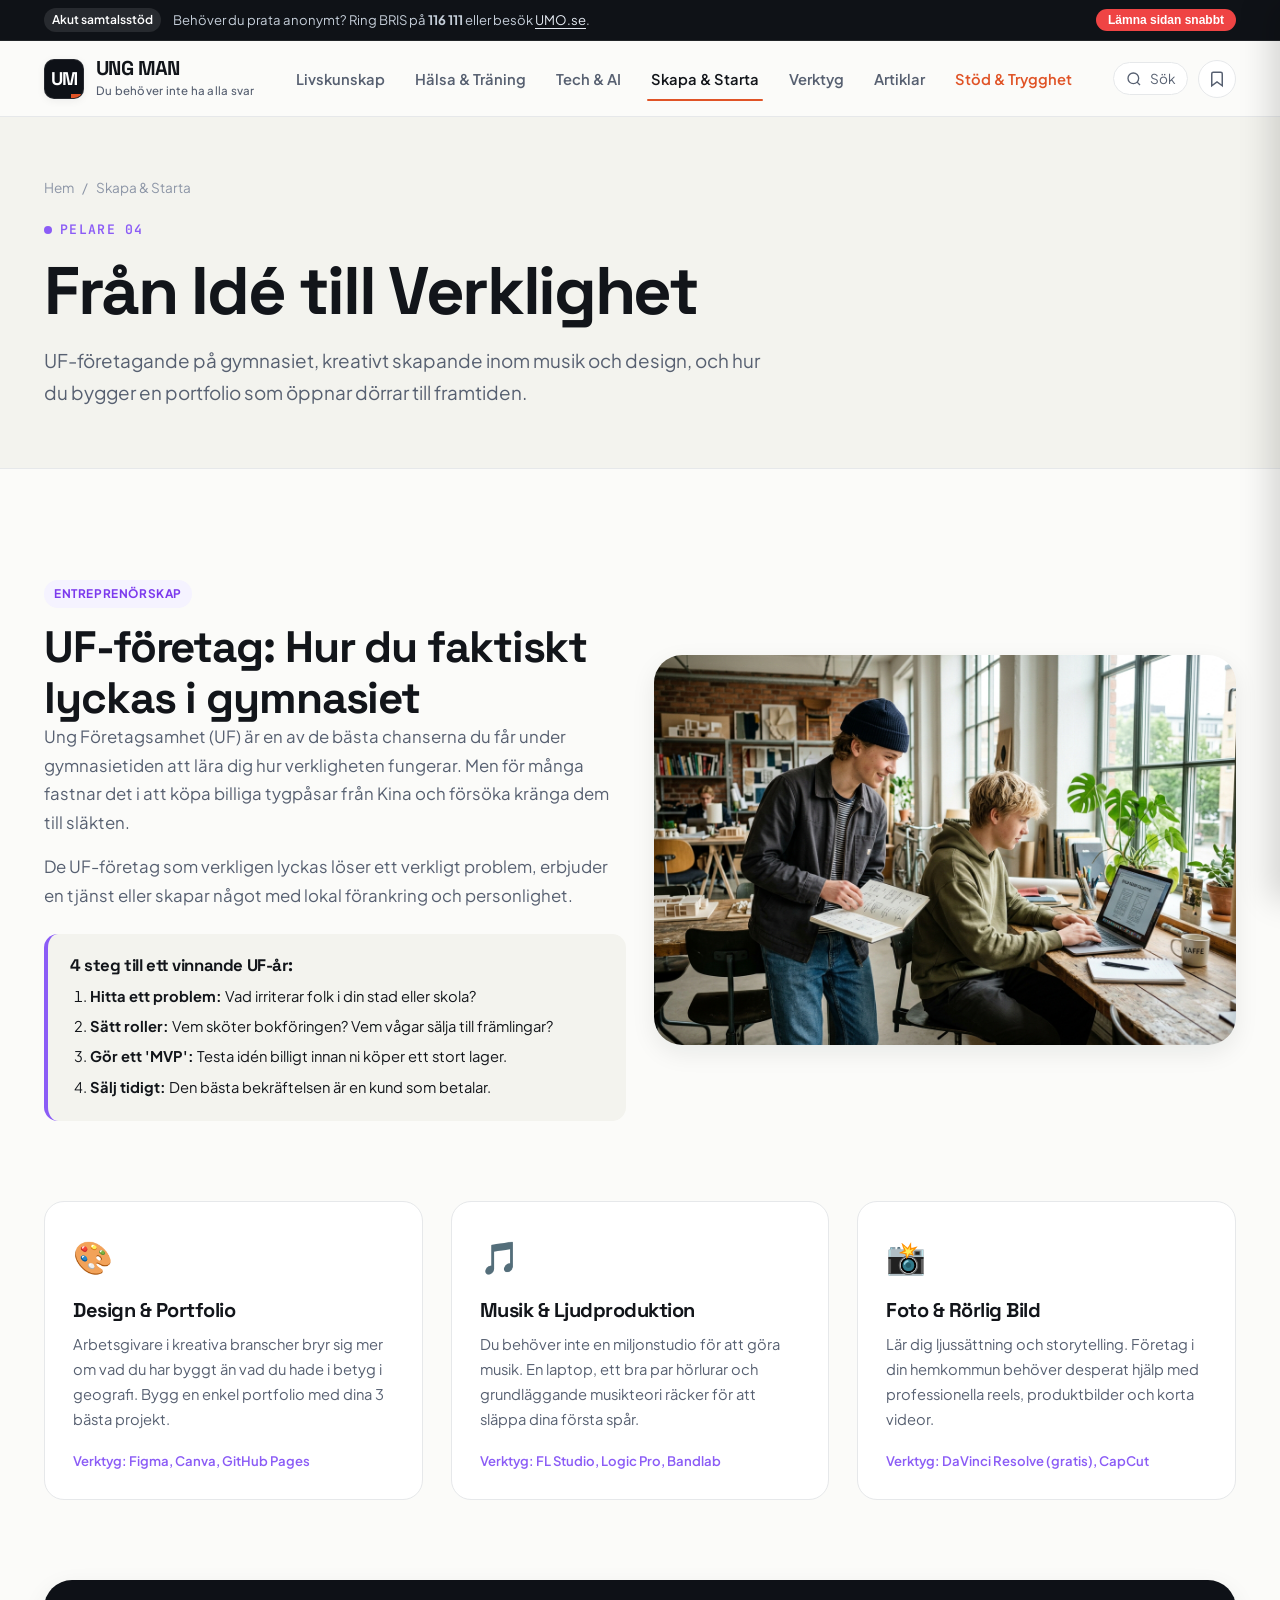
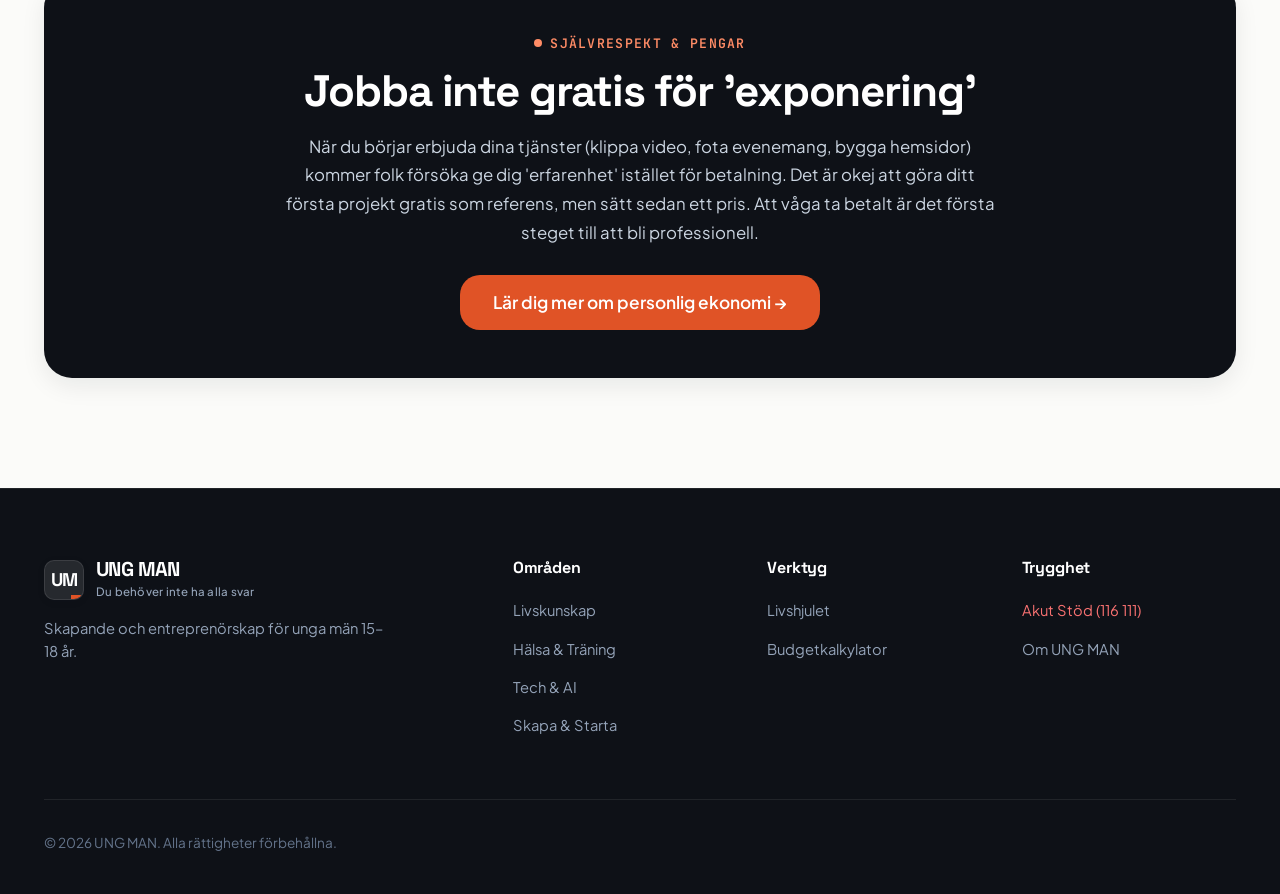
<file: skapa-starta.html>
<!DOCTYPE html>
<html lang="sv">
<head>
  <meta charset="UTF-8">
  <meta name="viewport" content="width=device-width, initial-scale=1.0">
  <title>Skapa & Starta – UNG MAN | Från idé till verklighet</title>
  <meta name="description" content="UF-företag på gymnasiet, kreativitet, musik, portfolio och entreprenörskap för unga män 15–18 år.">
  <link rel="stylesheet" href="assets/css/style.css">
  <link rel="stylesheet" href="assets/css/components.css">
  <link rel="stylesheet" href="assets/css/tools.css">
</head>
<body>

  <!-- TOPBAR -->
  <div class="safety-topbar">
    <div class="container">
      <div class="safety-topbar-info">
        <span class="safety-pill">Akut samtalsstöd</span>
        <span>Behöver du prata anonymt? Ring BRIS på <strong>116 111</strong> eller besök <a href="https://www.umo.se" target="_blank" rel="noopener" class="safety-link">UMO.se</a>.</span>
      </div>
      <div>
        <button class="quick-exit-btn">Lämna sidan snabbt</button>
      </div>
    </div>
  </div>

  <!-- HEADER -->
  <header class="site-header">
    <div class="container">
      <div class="header-inner">
        <a href="index.html" class="brand-logo">
          <div class="brand-symbol">UM</div>
          <div class="brand-text">
            <span class="brand-name">UNG MAN</span>
            <span class="brand-tagline">Du behöver inte ha alla svar</span>
          </div>
        </a>
        <nav class="nav-desktop">
          <a href="livskunskap.html" class="nav-link">Livskunskap</a>
          <a href="halsa.html" class="nav-link">Hälsa & Träning</a>
          <a href="tech-framtid.html" class="nav-link">Tech & AI</a>
          <a href="skapa-starta.html" class="nav-link active">Skapa & Starta</a>
          <a href="verktyg.html" class="nav-link">Verktyg</a>
          <a href="artiklar.html" class="nav-link">Artiklar</a>
          <a href="stod-trygghet.html" class="nav-link" style="color: var(--accent-primary);">Stöd & Trygghet</a>
        </nav>
        <div class="header-actions">
          <button class="search-trigger-btn" aria-label="Sök"><svg width="16" height="16" viewBox="0 0 24 24" fill="none" stroke="currentColor" stroke-width="2"><circle cx="11" cy="11" r="8"></circle><line x1="21" y1="21" x2="16.65" y2="16.65"></line></svg><span>Sök</span></button>
          <button id="savedTriggerBtn" class="saved-trigger-btn"><svg width="18" height="18" viewBox="0 0 24 24" fill="none" stroke="currentColor" stroke-width="2"><path d="M19 21l-7-5-7 5V5a2 2 0 0 1 2-2h10a2 2 0 0 1 2 2z"></path></svg><span id="savedCounterBadge" class="saved-counter" style="display: none;">0</span></button>
          <button id="mobileNavToggle" class="mobile-nav-toggle"><span></span><span></span><span></span></button>
        </div>
      </div>
    </div>
  </header>

  <!-- MOBIL DRAWER -->
  <div id="mobileDrawer" class="mobile-drawer">
    <div class="mobile-drawer-links">
      <a href="index.html" class="mobile-drawer-link">Startsida</a>
      <a href="livskunskap.html" class="mobile-drawer-link">Livskunskap & Vardag</a>
      <a href="halsa.html" class="mobile-drawer-link">Hälsa & Träning</a>
      <a href="tech-framtid.html" class="mobile-drawer-link">AI & Framtidens Tech</a>
      <a href="skapa-starta.html" class="mobile-drawer-link active">Skapa & Starta</a>
      <a href="verktyg.html" class="mobile-drawer-link">Interaktiva Verktyg</a>
      <a href="artiklar.html" class="mobile-drawer-link">Artiklar & Guider</a>
      <a href="stod-trygghet.html" class="mobile-drawer-link" style="color: #ef4444;">Stöd & Trygghet</a>
      <a href="om-oss.html" class="mobile-drawer-link">Om UNG MAN</a>
    </div>
  </div>

  <main>
    <!-- PAGE HERO -->
    <section class="page-hero">
      <div class="container">
        <div class="page-hero-breadcrumbs">
          <a href="index.html">Hem</a> <span>/</span> <span>Skapa & Starta</span>
        </div>
        <div class="eyebrow" style="color: #8b5cf6;">Pelare 04</div>
        <h1 class="page-hero-title">Från Idé till Verklighet</h1>
        <p class="page-hero-lead">
          UF-företagande på gymnasiet, kreativt skapande inom musik och design, och hur du bygger en portfolio som öppnar dörrar till framtiden.
        </p>
      </div>
    </section>

    <!-- CONTENT SECTIONS -->
    <section class="section">
      <div class="container">
        <!-- Section 1: UF-företagande -->
        <div id="uf-guide" class="grid grid-2" style="align-items: center; margin-bottom: 80px;">
          <div>
            <span class="badge" style="background: #f5f3ff; color: #7c3aed; margin-bottom: 14px;">Entreprenörskap</span>
            <h2>UF-företag: Hur du faktiskt lyckas i gymnasiet</h2>
            <p style="margin-bottom: 16px;">
              Ung Företagsamhet (UF) är en av de bästa chanserna du får under gymnasietiden att lära dig hur verkligheten fungerar. Men för många fastnar det i att köpa billiga tygpåsar från Kina och försöka kränga dem till släkten.
            </p>
            <p style="margin-bottom: 24px;">
              De UF-företag som verkligen lyckas löser ett verkligt problem, erbjuder en tjänst eller skapar något med lokal förankring och personlighet.
            </p>
            <div style="background: var(--bg-subtle); border-radius: var(--radius-md); padding: 22px; border-left: 4px solid #8b5cf6;">
              <h4 style="font-size: 1.05rem; margin-bottom: 8px;">4 steg till ett vinnande UF-år:</h4>
              <ol style="padding-left: 20px; font-size: 0.92rem; display: flex; flex-direction: column; gap: 6px;">
                <li><strong>Hitta ett problem:</strong> Vad irriterar folk i din stad eller skola?</li>
                <li><strong>Sätt roller:</strong> Vem sköter bokföringen? Vem vågar sälja till främlingar?</li>
                <li><strong>Gör ett 'MVP':</strong> Testa idén billigt innan ni köper ett stort lager.</li>
                <li><strong>Sälj tidigt:</strong> Den bästa bekräftelsen är en kund som betalar.</li>
              </ol>
            </div>
          </div>
          <div>
            <img src="assets/images/creators-studio.jpg" alt="Unga kreatörer som samarbetar i designstudio" style="border-radius: var(--radius-xl); box-shadow: var(--shadow-md);">
          </div>
        </div>

        <!-- Section 2: Portfolio & Skapande -->
        <div class="grid grid-3" style="margin-bottom: 80px;">
          <div class="card" style="padding: 28px;">
            <div style="font-size: 2rem; margin-bottom: 16px;">🎨</div>
            <h3 style="font-size: 1.25rem; margin-bottom: 10px;">Design & Portfolio</h3>
            <p style="font-size: 0.92rem; color: var(--text-secondary); margin-bottom: 18px;">
              Arbetsgivare i kreativa branscher bryr sig mer om vad du har byggt än vad du hade i betyg i geografi. Bygg en enkel portfolio med dina 3 bästa projekt.
            </p>
            <span style="font-size: 0.82rem; font-weight: 600; color: #8b5cf6;">Verktyg: Figma, Canva, GitHub Pages</span>
          </div>

          <div class="card" style="padding: 28px;">
            <div style="font-size: 2rem; margin-bottom: 16px;">🎵</div>
            <h3 style="font-size: 1.25rem; margin-bottom: 10px;">Musik & Ljudproduktion</h3>
            <p style="font-size: 0.92rem; color: var(--text-secondary); margin-bottom: 18px;">
              Du behöver inte en miljonstudio för att göra musik. En laptop, ett bra par hörlurar och grundläggande musikteori räcker för att släppa dina första spår.
            </p>
            <span style="font-size: 0.82rem; font-weight: 600; color: #8b5cf6;">Verktyg: FL Studio, Logic Pro, Bandlab</span>
          </div>

          <div class="card" style="padding: 28px;">
            <div style="font-size: 2rem; margin-bottom: 16px;">📸</div>
            <h3 style="font-size: 1.25rem; margin-bottom: 10px;">Foto & Rörlig Bild</h3>
            <p style="font-size: 0.92rem; color: var(--text-secondary); margin-bottom: 18px;">
              Lär dig ljussättning och storytelling. Företag i din hemkommun behöver desperat hjälp med professionella reels, produktbilder och korta videor.
            </p>
            <span style="font-size: 0.82rem; font-weight: 600; color: #8b5cf6;">Verktyg: DaVinci Resolve (gratis), CapCut</span>
          </div>
        </div>

        <!-- Section 3: Förhandla och ta betalt -->
        <div style="background: var(--bg-dark); color: #ffffff; border-radius: var(--radius-xl); padding: 48px 36px; box-shadow: var(--shadow-md);">
          <div style="max-width: 720px; margin: 0 auto; text-align: center;">
            <span class="eyebrow eyebrow-dark">Självrespekt & Pengar</span>
            <h2 style="color: #ffffff; margin-bottom: 16px;">Jobba inte gratis för 'exponering'</h2>
            <p style="color: #cbd5e1; font-size: 1.05rem; line-height: 1.7; margin-bottom: 28px;">
              När du börjar erbjuda dina tjänster (klippa video, fota evenemang, bygga hemsidor) kommer folk försöka ge dig 'erfarenhet' istället för betalning. Det är okej att göra ditt första projekt gratis som referens, men sätt sedan ett pris. Att våga ta betalt är det första steget till att bli professionell.
            </p>
            <a href="livskunskap.html" class="btn btn-primary btn-lg">Lär dig mer om personlig ekonomi →</a>
          </div>
        </div>
      </div>
    </section>
  </main>

  <!-- FOOTER -->
  <footer class="site-footer">
    <div class="container">
      <div class="footer-grid">
        <div class="footer-brand">
          <div class="brand-logo" style="margin-bottom: 16px;">
            <div class="brand-symbol">UM</div>
            <div class="brand-text">
              <span class="brand-name">UNG MAN</span>
              <span class="brand-tagline">Du behöver inte ha alla svar</span>
            </div>
          </div>
          <p class="footer-description">Skapande och entreprenörskap för unga män 15–18 år.</p>
        </div>
        <div>
          <h4 class="footer-col-title">Områden</h4>
          <ul class="footer-links">
            <li><a href="livskunskap.html" class="footer-link">Livskunskap</a></li>
            <li><a href="halsa.html" class="footer-link">Hälsa & Träning</a></li>
            <li><a href="tech-framtid.html" class="footer-link">Tech & AI</a></li>
            <li><a href="skapa-starta.html" class="footer-link">Skapa & Starta</a></li>
          </ul>
        </div>
        <div>
          <h4 class="footer-col-title">Verktyg</h4>
          <ul class="footer-links">
            <li><a href="verktyg.html#livshjulet" class="footer-link">Livshjulet</a></li>
            <li><a href="verktyg.html#budget-kalkylator" class="footer-link">Budgetkalkylator</a></li>
          </ul>
        </div>
        <div>
          <h4 class="footer-col-title">Trygghet</h4>
          <ul class="footer-links">
            <li><a href="stod-trygghet.html" class="footer-link" style="color: #f87171;">Akut Stöd (116 111)</a></li>
            <li><a href="om-oss.html" class="footer-link">Om UNG MAN</a></li>
          </ul>
        </div>
      </div>
      <div class="footer-bottom">
        <div>&copy; 2026 UNG MAN. Alla rättigheter förbehållna.</div>
      </div>
    </div>
  </footer>

  <!-- MODALS -->
  <div id="searchModal" class="modal-overlay"><div class="search-dialog"><div class="search-input-header"><input type="text" id="searchInput" placeholder="Sök..."><button id="searchCloseBtn" class="search-close-btn">&times;</button></div><div id="searchResultsArea" class="search-results-area"></div></div></div>
  <div id="savedDrawer" class="saved-drawer"><div class="saved-drawer-header"><h3>Mina sparade guider</h3><button id="savedCloseBtn" class="search-close-btn">&times;</button></div><div id="savedDrawerBody" class="saved-drawer-body"></div></div>

  <script src="assets/js/data.js"></script>
  <script src="assets/js/main.js"></script>
</body>
</html>
</file>
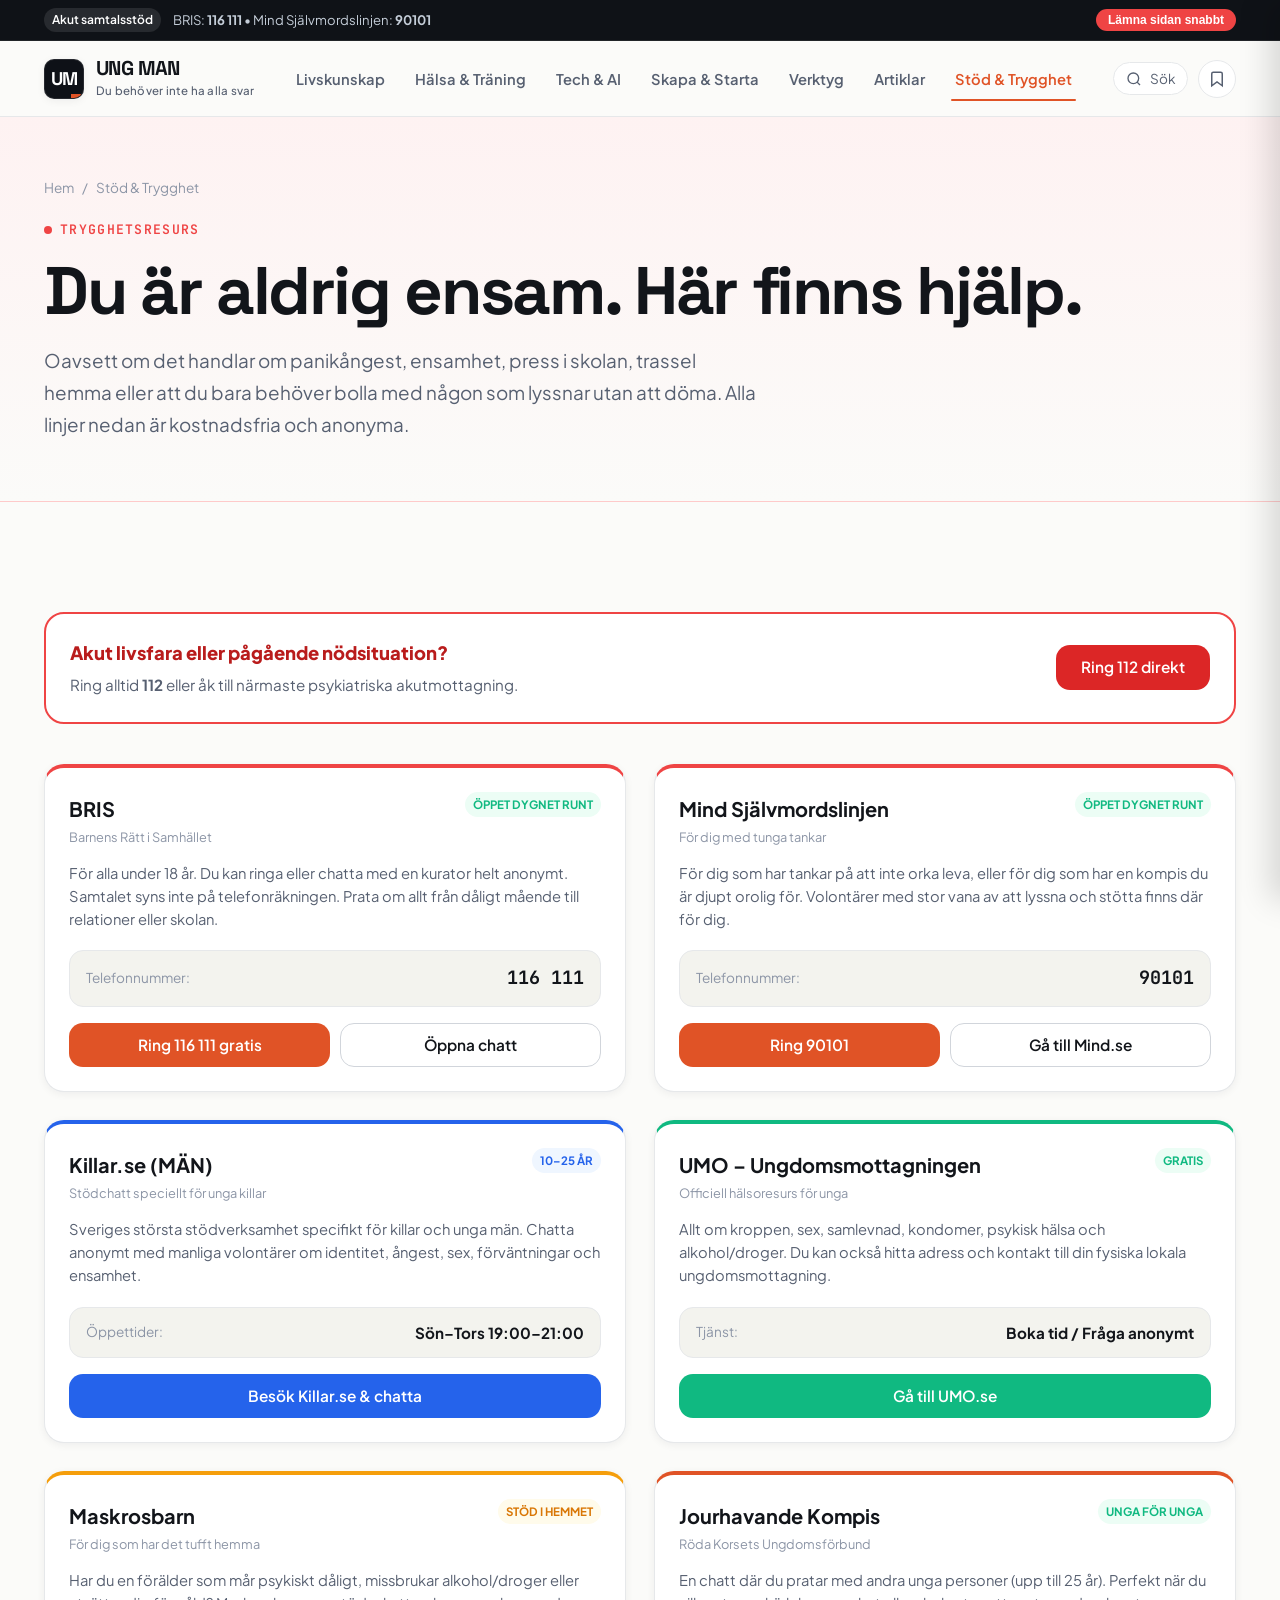
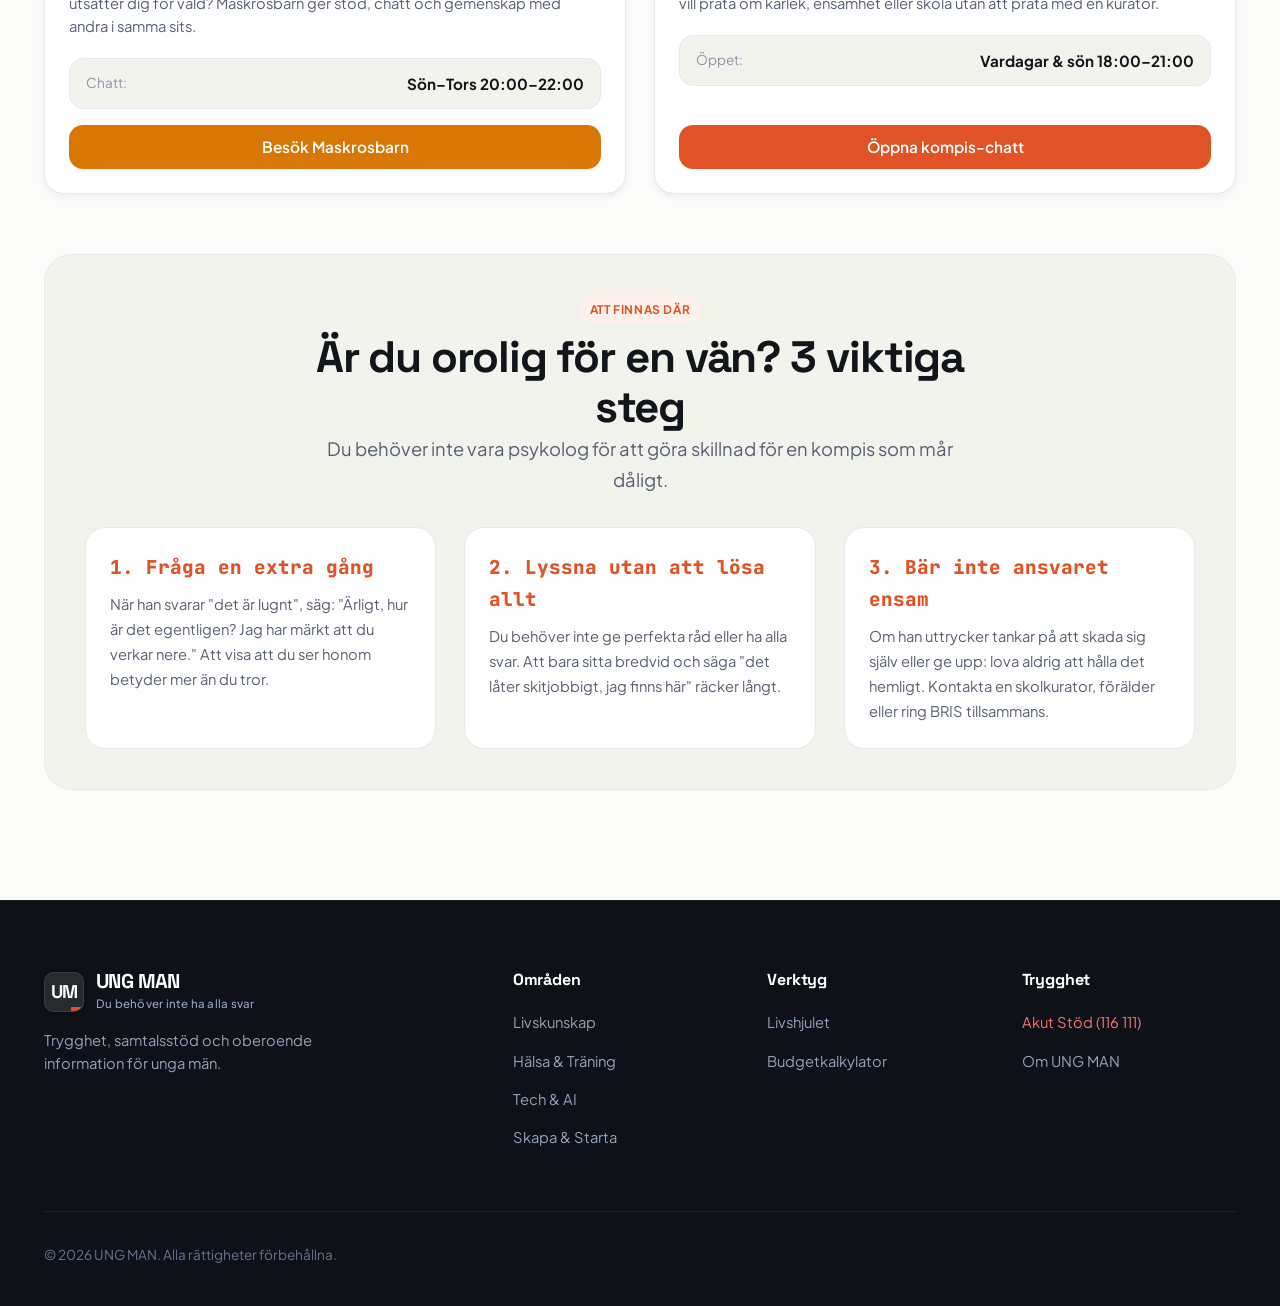
<file: stod-trygghet.html>
<!DOCTYPE html>
<html lang="sv">
<head>
  <meta charset="UTF-8">
  <meta name="viewport" content="width=device-width, initial-scale=1.0">
  <title>Stöd & Trygghet – UNG MAN | Akut samtalsstöd och hjälp</title>
  <meta name="description" content="Akut samtalsstöd, anonyma jourer och hjälp för unga män. Ring eller chatta gratis med BRIS, UMO, Mind och Killar.se dygnet runt.">
  <link rel="stylesheet" href="assets/css/style.css">
  <link rel="stylesheet" href="assets/css/components.css">
  <link rel="stylesheet" href="assets/css/tools.css">
</head>
<body>

  <!-- TOPBAR -->
  <div class="safety-topbar">
    <div class="container">
      <div class="safety-topbar-info">
        <span class="safety-pill">Akut samtalsstöd</span>
        <span>BRIS: <strong>116 111</strong> • Mind Självmordslinjen: <strong>90101</strong></span>
      </div>
      <div>
        <button class="quick-exit-btn">Lämna sidan snabbt</button>
      </div>
    </div>
  </div>

  <!-- HEADER -->
  <header class="site-header">
    <div class="container">
      <div class="header-inner">
        <a href="index.html" class="brand-logo">
          <div class="brand-symbol">UM</div>
          <div class="brand-text">
            <span class="brand-name">UNG MAN</span>
            <span class="brand-tagline">Du behöver inte ha alla svar</span>
          </div>
        </a>
        <nav class="nav-desktop">
          <a href="livskunskap.html" class="nav-link">Livskunskap</a>
          <a href="halsa.html" class="nav-link">Hälsa & Träning</a>
          <a href="tech-framtid.html" class="nav-link">Tech & AI</a>
          <a href="skapa-starta.html" class="nav-link">Skapa & Starta</a>
          <a href="verktyg.html" class="nav-link">Verktyg</a>
          <a href="artiklar.html" class="nav-link">Artiklar</a>
          <a href="stod-trygghet.html" class="nav-link active" style="color: var(--accent-primary);">Stöd & Trygghet</a>
        </nav>
        <div class="header-actions">
          <button class="search-trigger-btn" aria-label="Sök"><svg width="16" height="16" viewBox="0 0 24 24" fill="none" stroke="currentColor" stroke-width="2"><circle cx="11" cy="11" r="8"></circle><line x1="21" y1="21" x2="16.65" y2="16.65"></line></svg><span>Sök</span></button>
          <button id="savedTriggerBtn" class="saved-trigger-btn"><svg width="18" height="18" viewBox="0 0 24 24" fill="none" stroke="currentColor" stroke-width="2"><path d="M19 21l-7-5-7 5V5a2 2 0 0 1 2-2h10a2 2 0 0 1 2 2z"></path></svg><span id="savedCounterBadge" class="saved-counter" style="display: none;">0</span></button>
          <button id="mobileNavToggle" class="mobile-nav-toggle"><span></span><span></span><span></span></button>
        </div>
      </div>
    </div>
  </header>

  <!-- MOBIL DRAWER -->
  <div id="mobileDrawer" class="mobile-drawer">
    <div class="mobile-drawer-links">
      <a href="index.html" class="mobile-drawer-link">Startsida</a>
      <a href="livskunskap.html" class="mobile-drawer-link">Livskunskap & Vardag</a>
      <a href="halsa.html" class="mobile-drawer-link">Hälsa & Träning</a>
      <a href="tech-framtid.html" class="mobile-drawer-link">AI & Framtidens Tech</a>
      <a href="skapa-starta.html" class="mobile-drawer-link">Skapa & Starta</a>
      <a href="verktyg.html" class="mobile-drawer-link">Interaktiva Verktyg</a>
      <a href="artiklar.html" class="mobile-drawer-link">Artiklar & Guider</a>
      <a href="stod-trygghet.html" class="mobile-drawer-link active" style="color: #ef4444;">Stöd & Trygghet</a>
      <a href="om-oss.html" class="mobile-drawer-link">Om UNG MAN</a>
    </div>
  </div>

  <main>
    <!-- PAGE HERO -->
    <section class="page-hero" style="background: linear-gradient(180deg, #fef2f2 0%, #fbfbf9 100%); border-bottom-color: #fecaca;">
      <div class="container">
        <div class="page-hero-breadcrumbs">
          <a href="index.html">Hem</a> <span>/</span> <span>Stöd & Trygghet</span>
        </div>
        <div class="eyebrow" style="color: #ef4444;">Trygghetsresurs</div>
        <h1 class="page-hero-title">Du är aldrig ensam. Här finns hjälp.</h1>
        <p class="page-hero-lead">
          Oavsett om det handlar om panikångest, ensamhet, press i skolan, trassel hemma eller att du bara behöver bolla med någon som lyssnar utan att döma. Alla linjer nedan är kostnadsfria och anonyma.
        </p>
      </div>
    </section>

    <!-- CONTENT -->
    <section class="section">
      <div class="container">
        <!-- Akut info strip -->
        <div style="background: #ffffff; border: 2px solid #ef4444; border-radius: var(--radius-lg); padding: 24px; margin-bottom: 40px; display: flex; align-items: center; justify-content: space-between; gap: 20px; flex-wrap: wrap;">
          <div>
            <div style="font-weight: 800; font-size: 1.15rem; color: #b91c1c; margin-bottom: 4px;">Akut livsfara eller pågående nödsituation?</div>
            <p style="margin: 0; font-size: 0.95rem; color: var(--text-secondary);">
              Ring alltid <strong>112</strong> eller åk till närmaste psykiatriska akutmottagning.
            </p>
          </div>
          <a href="tel:112" class="btn btn-primary" style="background: #dc2626;">Ring 112 direkt</a>
        </div>

        <!-- Hotlines Grid -->
        <div class="grid grid-2" style="margin-bottom: 60px;">
          <!-- 1. BRIS -->
          <div class="support-card" style="border-top: 4px solid #ef4444;">
            <div class="support-header">
              <div>
                <span class="support-org-name">BRIS</span>
                <div style="font-size: 0.8rem; color: var(--text-muted); margin-top: 2px;">Barnens Rätt i Samhället</div>
              </div>
              <span class="support-badge">Öppet dygnet runt</span>
            </div>
            <p class="support-desc">
              För alla under 18 år. Du kan ringa eller chatta med en kurator helt anonymt. Samtalet syns inte på telefonräkningen. Prata om allt från dåligt mående till relationer eller skolan.
            </p>
            <div class="support-phone-banner">
              <span style="font-size: 0.85rem; color: var(--text-muted);">Telefonnummer:</span>
              <span class="phone-digits">116 111</span>
            </div>
            <div class="support-btn-group">
              <a href="tel:116111" class="btn btn-primary">Ring 116 111 gratis</a>
              <a href="https://www.bris.se" target="_blank" rel="noopener" class="btn btn-secondary">Öppna chatt</a>
            </div>
          </div>

          <!-- 2. Mind Självmordslinjen -->
          <div class="support-card" style="border-top: 4px solid #ef4444;">
            <div class="support-header">
              <div>
                <span class="support-org-name">Mind Självmordslinjen</span>
                <div style="font-size: 0.8rem; color: var(--text-muted); margin-top: 2px;">För dig med tunga tankar</div>
              </div>
              <span class="support-badge">Öppet dygnet runt</span>
            </div>
            <p class="support-desc">
              För dig som har tankar på att inte orka leva, eller för dig som har en kompis du är djupt orolig för. Volontärer med stor vana av att lyssna och stötta finns där för dig.
            </p>
            <div class="support-phone-banner">
              <span style="font-size: 0.85rem; color: var(--text-muted);">Telefonnummer:</span>
              <span class="phone-digits">90101</span>
            </div>
            <div class="support-btn-group">
              <a href="tel:90101" class="btn btn-primary">Ring 90101</a>
              <a href="https://mind.se" target="_blank" rel="noopener" class="btn btn-secondary">Gå till Mind.se</a>
            </div>
          </div>

          <!-- 3. Killar.se -->
          <div class="support-card" style="border-top: 4px solid #2563eb;">
            <div class="support-header">
              <div>
                <span class="support-org-name">Killar.se (MÄN)</span>
                <div style="font-size: 0.8rem; color: var(--text-muted); margin-top: 2px;">Stödchatt speciellt för unga killar</div>
              </div>
              <span class="support-badge" style="background: #eff6ff; color: #2563eb;">10–25 år</span>
            </div>
            <p class="support-desc">
              Sveriges största stödverksamhet specifikt för killar och unga män. Chatta anonymt med manliga volontärer om identitet, ångest, sex, förväntningar och ensamhet.
            </p>
            <div class="support-phone-banner">
              <span style="font-size: 0.85rem; color: var(--text-muted);">Öppettider:</span>
              <span style="font-weight: 700; font-size: 0.95rem;">Sön–Tors 19:00–21:00</span>
            </div>
            <div class="support-btn-group">
              <a href="https://killar.se" target="_blank" rel="noopener" class="btn btn-primary" style="background: #2563eb;">Besök Killar.se & chatta</a>
            </div>
          </div>

          <!-- 4. UMO.se -->
          <div class="support-card" style="border-top: 4px solid #10b981;">
            <div class="support-header">
              <div>
                <span class="support-org-name">UMO – Ungdomsmottagningen</span>
                <div style="font-size: 0.8rem; color: var(--text-muted); margin-top: 2px;">Officiell hälsoresurs för unga</div>
              </div>
              <span class="support-badge" style="background: #ecfdf5; color: #10b981;">Gratis</span>
            </div>
            <p class="support-desc">
              Allt om kroppen, sex, samlevnad, kondomer, psykisk hälsa och alkohol/droger. Du kan också hitta adress och kontakt till din fysiska lokala ungdomsmottagning.
            </p>
            <div class="support-phone-banner">
              <span style="font-size: 0.85rem; color: var(--text-muted);">Tjänst:</span>
              <span style="font-weight: 700; font-size: 0.95rem;">Boka tid / Fråga anonymt</span>
            </div>
            <div class="support-btn-group">
              <a href="https://www.umo.se" target="_blank" rel="noopener" class="btn btn-primary" style="background: #10b981;">Gå till UMO.se</a>
            </div>
          </div>

          <!-- 5. Maskrosbarn -->
          <div class="support-card" style="border-top: 4px solid #f59e0b;">
            <div class="support-header">
              <div>
                <span class="support-org-name">Maskrosbarn</span>
                <div style="font-size: 0.8rem; color: var(--text-muted); margin-top: 2px;">För dig som har det tufft hemma</div>
              </div>
              <span class="support-badge" style="background: #fffbeb; color: #d97706;">Stöd i hemmet</span>
            </div>
            <p class="support-desc">
              Har du en förälder som mår psykiskt dåligt, missbrukar alkohol/droger eller utsätter dig för våld? Maskrosbarn ger stöd, chatt och gemenskap med andra i samma sits.
            </p>
            <div class="support-phone-banner">
              <span style="font-size: 0.85rem; color: var(--text-muted);">Chatt:</span>
              <span style="font-weight: 700; font-size: 0.95rem;">Sön–Tors 20:00–22:00</span>
            </div>
            <div class="support-btn-group">
              <a href="https://maskrosbarn.org" target="_blank" rel="noopener" class="btn btn-primary" style="background: #d97706;">Besök Maskrosbarn</a>
            </div>
          </div>

          <!-- 6. Jourhavande Kompis -->
          <div class="support-card" style="border-top: 4px solid #e05326;">
            <div class="support-header">
              <div>
                <span class="support-org-name">Jourhavande Kompis</span>
                <div style="font-size: 0.8rem; color: var(--text-muted); margin-top: 2px;">Röda Korsets Ungdomsförbund</div>
              </div>
              <span class="support-badge">Unga för unga</span>
            </div>
            <p class="support-desc">
              En chatt där du pratar med andra unga personer (upp till 25 år). Perfekt när du vill prata om kärlek, ensamhet eller skola utan att prata med en kurator.
            </p>
            <div class="support-phone-banner">
              <span style="font-size: 0.85rem; color: var(--text-muted);">Öppet:</span>
              <span style="font-weight: 700; font-size: 0.95rem;">Vardagar & sön 18:00–21:00</span>
            </div>
            <div class="support-btn-group">
              <a href="https://rkuf.se/fa-hjalp/jourhavande-kompis/" target="_blank" rel="noopener" class="btn btn-primary">Öppna kompis-chatt</a>
            </div>
          </div>
        </div>

        <!-- Guide: Orolig för en kompis -->
        <div style="background: var(--bg-subtle); border-radius: var(--radius-xl); padding: 40px; border: 1px solid var(--border-light);">
          <div class="section-header text-center" style="margin-bottom: 32px;">
            <span class="badge badge-terracotta" style="margin-bottom: 8px;">Att finnas där</span>
            <h2>Är du orolig för en vän? 3 viktiga steg</h2>
            <p class="section-subtitle">Du behöver inte vara psykolog för att göra skillnad för en kompis som mår dåligt.</p>
          </div>

          <div class="grid grid-3">
            <div style="background: #ffffff; padding: 24px; border-radius: var(--radius-lg); border: 1px solid var(--border-light);">
              <div style="font-family: var(--font-mono); font-weight: 800; font-size: 1.2rem; color: var(--accent-primary); margin-bottom: 8px;">1. Fråga en extra gång</div>
              <p style="font-size: 0.92rem; color: var(--text-secondary);">
                När han svarar "det är lugnt", säg: "Ärligt, hur är det egentligen? Jag har märkt att du verkar nere." Att visa att du ser honom betyder mer än du tror.
              </p>
            </div>

            <div style="background: #ffffff; padding: 24px; border-radius: var(--radius-lg); border: 1px solid var(--border-light);">
              <div style="font-family: var(--font-mono); font-weight: 800; font-size: 1.2rem; color: var(--accent-primary); margin-bottom: 8px;">2. Lyssna utan att lösa allt</div>
              <p style="font-size: 0.92rem; color: var(--text-secondary);">
                Du behöver inte ge perfekta råd eller ha alla svar. Att bara sitta bredvid och säga "det låter skitjobbigt, jag finns här" räcker långt.
              </p>
            </div>

            <div style="background: #ffffff; padding: 24px; border-radius: var(--radius-lg); border: 1px solid var(--border-light);">
              <div style="font-family: var(--font-mono); font-weight: 800; font-size: 1.2rem; color: var(--accent-primary); margin-bottom: 8px;">3. Bär inte ansvaret ensam</div>
              <p style="font-size: 0.92rem; color: var(--text-secondary);">
                Om han uttrycker tankar på att skada sig själv eller ge upp: lova aldrig att hålla det hemligt. Kontakta en skolkurator, förälder eller ring BRIS tillsammans.
              </p>
            </div>
          </div>
        </div>
      </div>
    </section>
  </main>

  <!-- FOOTER -->
  <footer class="site-footer">
    <div class="container">
      <div class="footer-grid">
        <div class="footer-brand">
          <div class="brand-logo" style="margin-bottom: 16px;">
            <div class="brand-symbol">UM</div>
            <div class="brand-text">
              <span class="brand-name">UNG MAN</span>
              <span class="brand-tagline">Du behöver inte ha alla svar</span>
            </div>
          </div>
          <p class="footer-description">Trygghet, samtalsstöd och oberoende information för unga män.</p>
        </div>
        <div>
          <h4 class="footer-col-title">Områden</h4>
          <ul class="footer-links">
            <li><a href="livskunskap.html" class="footer-link">Livskunskap</a></li>
            <li><a href="halsa.html" class="footer-link">Hälsa & Träning</a></li>
            <li><a href="tech-framtid.html" class="footer-link">Tech & AI</a></li>
            <li><a href="skapa-starta.html" class="footer-link">Skapa & Starta</a></li>
          </ul>
        </div>
        <div>
          <h4 class="footer-col-title">Verktyg</h4>
          <ul class="footer-links">
            <li><a href="verktyg.html#livshjulet" class="footer-link">Livshjulet</a></li>
            <li><a href="verktyg.html#budget-kalkylator" class="footer-link">Budgetkalkylator</a></li>
          </ul>
        </div>
        <div>
          <h4 class="footer-col-title">Trygghet</h4>
          <ul class="footer-links">
            <li><a href="stod-trygghet.html" class="footer-link" style="color: #f87171;">Akut Stöd (116 111)</a></li>
            <li><a href="om-oss.html" class="footer-link">Om UNG MAN</a></li>
          </ul>
        </div>
      </div>
      <div class="footer-bottom">
        <div>&copy; 2026 UNG MAN. Alla rättigheter förbehållna.</div>
      </div>
    </div>
  </footer>

  <!-- MODALS -->
  <div id="searchModal" class="modal-overlay"><div class="search-dialog"><div class="search-input-header"><input type="text" id="searchInput" placeholder="Sök..."><button id="searchCloseBtn" class="search-close-btn">&times;</button></div><div id="searchResultsArea" class="search-results-area"></div></div></div>
  <div id="savedDrawer" class="saved-drawer"><div class="saved-drawer-header"><h3>Mina sparade guider</h3><button id="savedCloseBtn" class="search-close-btn">&times;</button></div><div id="savedDrawerBody" class="saved-drawer-body"></div></div>

  <script src="assets/js/data.js"></script>
  <script src="assets/js/main.js"></script>
</body>
</html>
</file>
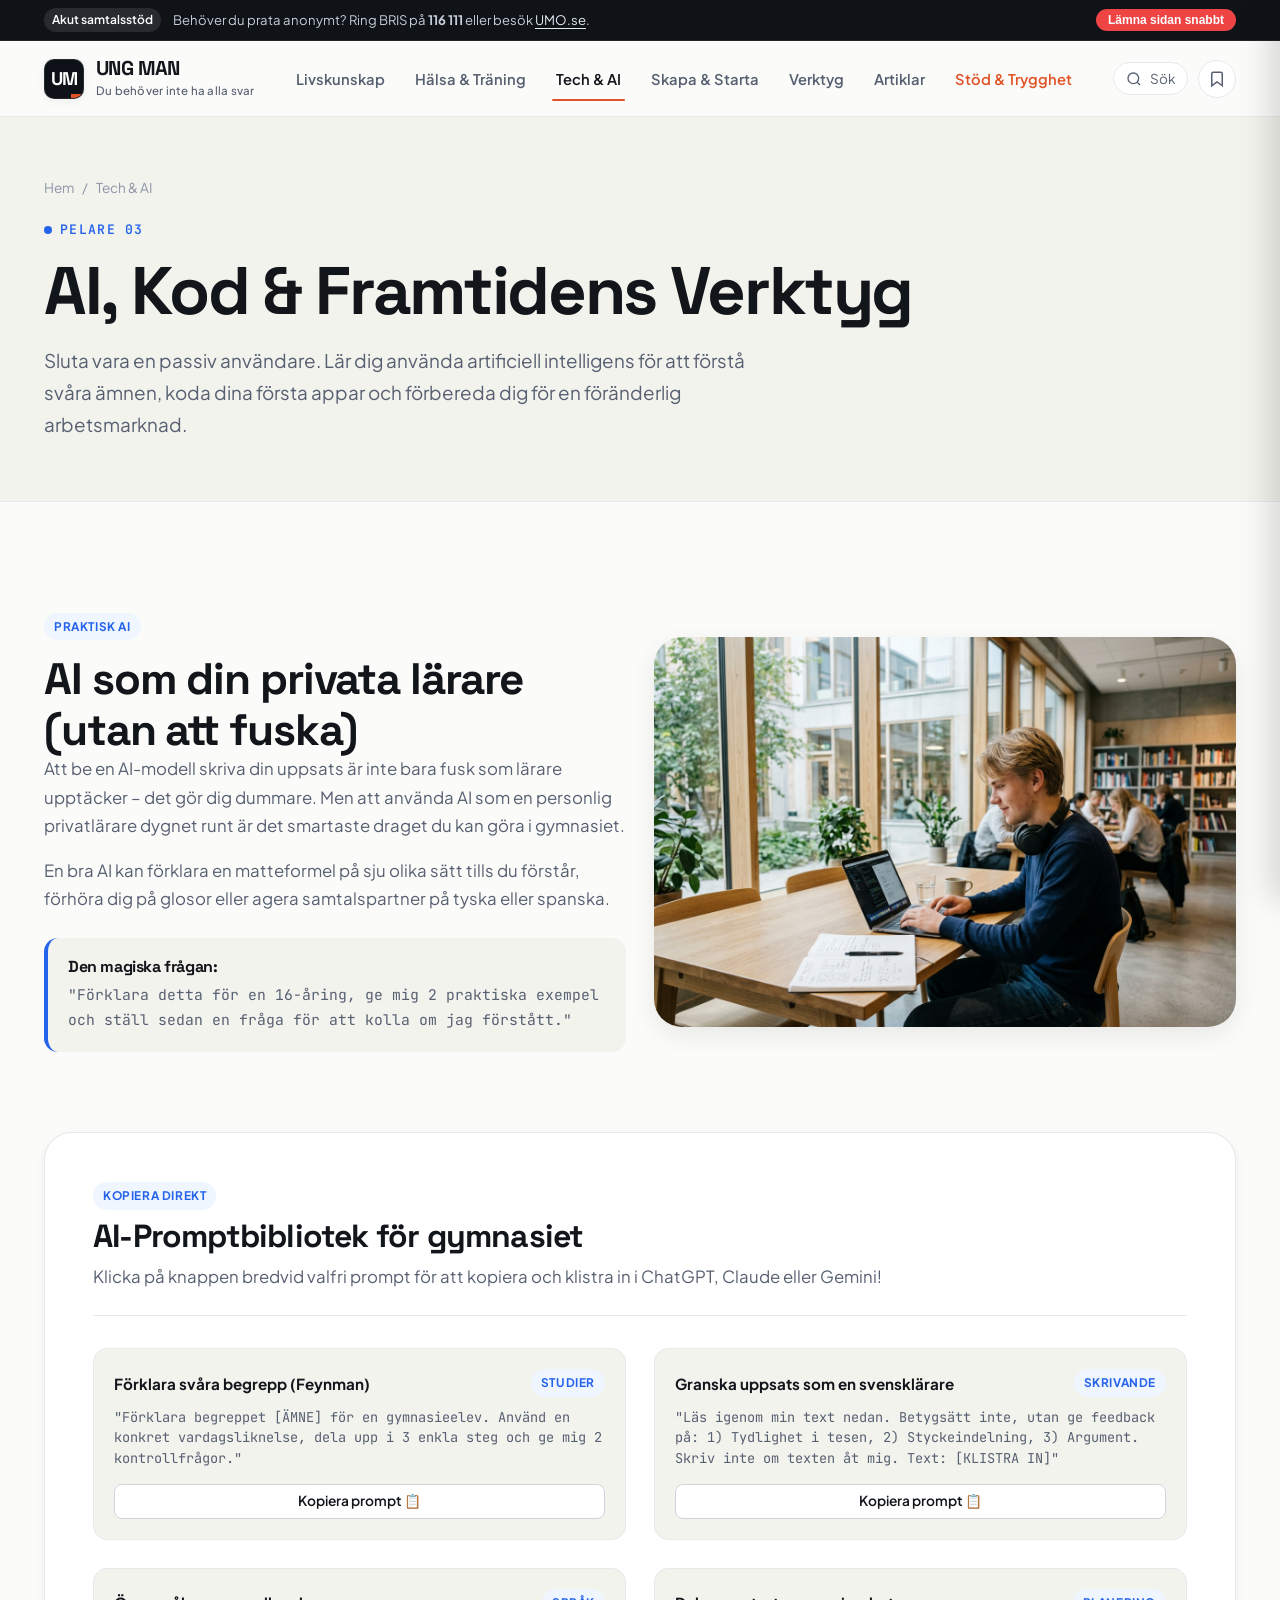
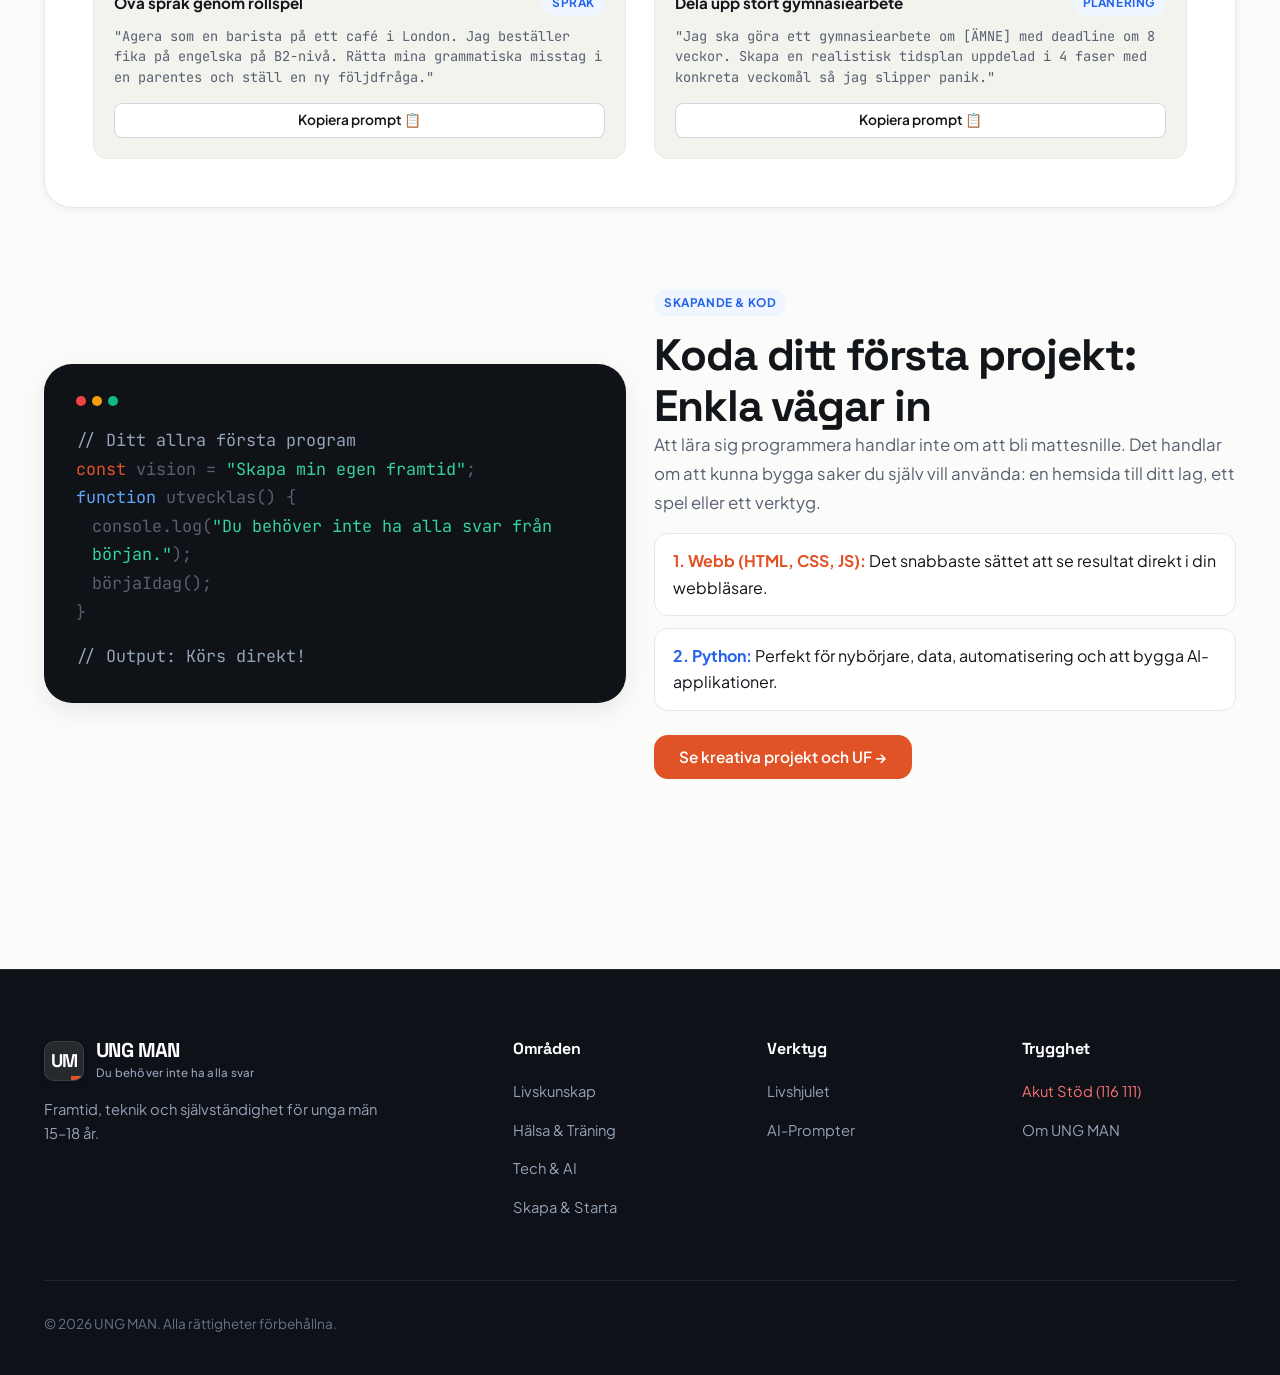
<file: tech-framtid.html>
<!DOCTYPE html>
<html lang="sv">
<head>
  <meta charset="UTF-8">
  <meta name="viewport" content="width=device-width, initial-scale=1.0">
  <title>Tech, AI & Framtid – UNG MAN | Skapa med ny teknik</title>
  <meta name="description" content="Lär dig använda AI som studieassistent, koda dina egna projekt och förbered dig för framtidens teknik och arbetsmarknad.">
  <link rel="stylesheet" href="assets/css/style.css">
  <link rel="stylesheet" href="assets/css/components.css">
  <link rel="stylesheet" href="assets/css/tools.css">
</head>
<body>

  <!-- TOPBAR -->
  <div class="safety-topbar">
    <div class="container">
      <div class="safety-topbar-info">
        <span class="safety-pill">Akut samtalsstöd</span>
        <span>Behöver du prata anonymt? Ring BRIS på <strong>116 111</strong> eller besök <a href="https://www.umo.se" target="_blank" rel="noopener" class="safety-link">UMO.se</a>.</span>
      </div>
      <div>
        <button class="quick-exit-btn">Lämna sidan snabbt</button>
      </div>
    </div>
  </div>

  <!-- HEADER -->
  <header class="site-header">
    <div class="container">
      <div class="header-inner">
        <a href="index.html" class="brand-logo">
          <div class="brand-symbol">UM</div>
          <div class="brand-text">
            <span class="brand-name">UNG MAN</span>
            <span class="brand-tagline">Du behöver inte ha alla svar</span>
          </div>
        </a>
        <nav class="nav-desktop">
          <a href="livskunskap.html" class="nav-link">Livskunskap</a>
          <a href="halsa.html" class="nav-link">Hälsa & Träning</a>
          <a href="tech-framtid.html" class="nav-link active">Tech & AI</a>
          <a href="skapa-starta.html" class="nav-link">Skapa & Starta</a>
          <a href="verktyg.html" class="nav-link">Verktyg</a>
          <a href="artiklar.html" class="nav-link">Artiklar</a>
          <a href="stod-trygghet.html" class="nav-link" style="color: var(--accent-primary);">Stöd & Trygghet</a>
        </nav>
        <div class="header-actions">
          <button class="search-trigger-btn" aria-label="Sök"><svg width="16" height="16" viewBox="0 0 24 24" fill="none" stroke="currentColor" stroke-width="2"><circle cx="11" cy="11" r="8"></circle><line x1="21" y1="21" x2="16.65" y2="16.65"></line></svg><span>Sök</span></button>
          <button id="savedTriggerBtn" class="saved-trigger-btn"><svg width="18" height="18" viewBox="0 0 24 24" fill="none" stroke="currentColor" stroke-width="2"><path d="M19 21l-7-5-7 5V5a2 2 0 0 1 2-2h10a2 2 0 0 1 2 2z"></path></svg><span id="savedCounterBadge" class="saved-counter" style="display: none;">0</span></button>
          <button id="mobileNavToggle" class="mobile-nav-toggle"><span></span><span></span><span></span></button>
        </div>
      </div>
    </div>
  </header>

  <!-- MOBIL DRAWER -->
  <div id="mobileDrawer" class="mobile-drawer">
    <div class="mobile-drawer-links">
      <a href="index.html" class="mobile-drawer-link">Startsida</a>
      <a href="livskunskap.html" class="mobile-drawer-link">Livskunskap & Vardag</a>
      <a href="halsa.html" class="mobile-drawer-link">Hälsa & Träning</a>
      <a href="tech-framtid.html" class="mobile-drawer-link active">AI & Framtidens Tech</a>
      <a href="skapa-starta.html" class="mobile-drawer-link">Skapa & Starta</a>
      <a href="verktyg.html" class="mobile-drawer-link">Interaktiva Verktyg</a>
      <a href="artiklar.html" class="mobile-drawer-link">Artiklar & Guider</a>
      <a href="stod-trygghet.html" class="mobile-drawer-link" style="color: #ef4444;">Stöd & Trygghet</a>
      <a href="om-oss.html" class="mobile-drawer-link">Om UNG MAN</a>
    </div>
  </div>

  <main>
    <!-- PAGE HERO -->
    <section class="page-hero">
      <div class="container">
        <div class="page-hero-breadcrumbs">
          <a href="index.html">Hem</a> <span>/</span> <span>Tech & AI</span>
        </div>
        <div class="eyebrow" style="color: var(--accent-secondary);">Pelare 03</div>
        <h1 class="page-hero-title">AI, Kod & Framtidens Verktyg</h1>
        <p class="page-hero-lead">
          Sluta vara en passiv användare. Lär dig använda artificiell intelligens för att förstå svåra ämnen, koda dina första appar och förbereda dig för en föränderlig arbetsmarknad.
        </p>
      </div>
    </section>

    <!-- CONTENT SECTIONS -->
    <section class="section">
      <div class="container">
        <!-- Section 1: AI i skolan -->
        <div id="ai-studier" class="grid grid-2" style="align-items: center; margin-bottom: 80px;">
          <div>
            <span class="badge badge-cobalt" style="margin-bottom: 14px;">Praktisk AI</span>
            <h2>AI som din privata lärare (utan att fuska)</h2>
            <p style="margin-bottom: 16px;">
              Att be en AI-modell skriva din uppsats är inte bara fusk som lärare upptäcker – det gör dig dummare. Men att använda AI som en personlig privatlärare dygnet runt är det smartaste draget du kan göra i gymnasiet.
            </p>
            <p style="margin-bottom: 24px;">
              En bra AI kan förklara en matteformel på sju olika sätt tills du förstår, förhöra dig på glosor eller agera samtalspartner på tyska eller spanska.
            </p>
            <div style="background: var(--bg-subtle); border-radius: var(--radius-md); padding: 20px; border-left: 4px solid var(--accent-secondary);">
              <h4 style="font-size: 1rem; margin-bottom: 6px;">Den magiska frågan:</h4>
              <p style="font-size: 0.92rem; margin: 0; font-family: var(--font-mono);">
                "Förklara detta för en 16-åring, ge mig 2 praktiska exempel och ställ sedan en fråga för att kolla om jag förstått."
              </p>
            </div>
          </div>
          <div>
            <img src="assets/images/tech-student.jpg" alt="Student med laptop i modern miljö" style="border-radius: var(--radius-xl); box-shadow: var(--shadow-md);">
          </div>
        </div>

        <!-- Section 2: INTERAKTIVT PROMPT-BIBLIOTEK -->
        <div id="prompter" class="tool-box" style="margin-bottom: 80px;">
          <div class="tool-header">
            <span class="badge badge-cobalt" style="margin-bottom: 8px;">Kopiera direkt</span>
            <h2 class="tool-title">AI-Promptbibliotek för gymnasiet</h2>
            <p class="tool-intro">Klicka på knappen bredvid valfri prompt för att kopiera och klistra in i ChatGPT, Claude eller Gemini!</p>
          </div>

          <div class="grid grid-2">
            <!-- Prompt 1 -->
            <div style="background: var(--bg-subtle); border: 1px solid var(--border-light); border-radius: var(--radius-md); padding: 20px; display: flex; flex-direction: column;">
              <div style="display: flex; justify-content: space-between; align-items: center; margin-bottom: 10px;">
                <span style="font-weight: 700; font-size: 0.95rem;">Förklara svåra begrepp (Feynman)</span>
                <span class="badge badge-cobalt">Studier</span>
              </div>
              <p style="font-family: var(--font-mono); font-size: 0.85rem; color: var(--text-secondary); line-height: 1.5; margin-bottom: 16px; flex-grow: 1;">
                "Förklara begreppet [ÄMNE] för en gymnasieelev. Använd en konkret vardagsliknelse, dela upp i 3 enkla steg och ge mig 2 kontrollfrågor."
              </p>
              <button class="btn btn-secondary btn-sm" onclick="copyPromptText(this, 'Förklara begreppet [ÄMNE] för en gymnasieelev. Använd en konkret vardagsliknelse, dela upp i 3 enkla steg och ge mig 2 kontrollfrågor.')">
                Kopiera prompt 📋
              </button>
            </div>

            <!-- Prompt 2 -->
            <div style="background: var(--bg-subtle); border: 1px solid var(--border-light); border-radius: var(--radius-md); padding: 20px; display: flex; flex-direction: column;">
              <div style="display: flex; justify-content: space-between; align-items: center; margin-bottom: 10px;">
                <span style="font-weight: 700; font-size: 0.95rem;">Granska uppsats som en svensklärare</span>
                <span class="badge badge-cobalt">Skrivande</span>
              </div>
              <p style="font-family: var(--font-mono); font-size: 0.85rem; color: var(--text-secondary); line-height: 1.5; margin-bottom: 16px; flex-grow: 1;">
                "Läs igenom min text nedan. Betygsätt inte, utan ge feedback på: 1) Tydlighet i tesen, 2) Styckeindelning, 3) Argument. Skriv inte om texten åt mig. Text: [KLISTRA IN]"
              </p>
              <button class="btn btn-secondary btn-sm" onclick="copyPromptText(this, 'Läs igenom min text nedan. Betygsätt inte, utan ge feedback på: 1) Tydlighet i tesen, 2) Styckeindelning, 3) Argument. Skriv inte om texten åt mig. Text: [KLISTRA IN]')">
                Kopiera prompt 📋
              </button>
            </div>

            <!-- Prompt 3 -->
            <div style="background: var(--bg-subtle); border: 1px solid var(--border-light); border-radius: var(--radius-md); padding: 20px; display: flex; flex-direction: column;">
              <div style="display: flex; justify-content: space-between; align-items: center; margin-bottom: 10px;">
                <span style="font-weight: 700; font-size: 0.95rem;">Öva språk genom rollspel</span>
                <span class="badge badge-cobalt">Språk</span>
              </div>
              <p style="font-family: var(--font-mono); font-size: 0.85rem; color: var(--text-secondary); line-height: 1.5; margin-bottom: 16px; flex-grow: 1;">
                "Agera som en barista på ett café i London. Jag beställer fika på engelska på B2-nivå. Rätta mina grammatiska misstag i en parentes och ställ en ny följdfråga."
              </p>
              <button class="btn btn-secondary btn-sm" onclick="copyPromptText(this, 'Agera som en barista på ett café i London. Jag beställer fika på engelska på B2-nivå. Rätta mina grammatiska misstag i en parentes och ställ en ny följdfråga.')">
                Kopiera prompt 📋
              </button>
            </div>

            <!-- Prompt 4 -->
            <div style="background: var(--bg-subtle); border: 1px solid var(--border-light); border-radius: var(--radius-md); padding: 20px; display: flex; flex-direction: column;">
              <div style="display: flex; justify-content: space-between; align-items: center; margin-bottom: 10px;">
                <span style="font-weight: 700; font-size: 0.95rem;">Dela upp stort gymnasiearbete</span>
                <span class="badge badge-cobalt">Planering</span>
              </div>
              <p style="font-family: var(--font-mono); font-size: 0.85rem; color: var(--text-secondary); line-height: 1.5; margin-bottom: 16px; flex-grow: 1;">
                "Jag ska göra ett gymnasiearbete om [ÄMNE] med deadline om 8 veckor. Skapa en realistisk tidsplan uppdelad i 4 faser med konkreta veckomål så jag slipper panik."
              </p>
              <button class="btn btn-secondary btn-sm" onclick="copyPromptText(this, 'Jag ska göra ett gymnasiearbete om [ÄMNE] med deadline om 8 veckor. Skapa en realistisk tidsplan uppdelad i 4 faser med konkreta veckomål så jag slipper panik.')">
                Kopiera prompt 📋
              </button>
            </div>
          </div>
        </div>

        <!-- Section 3: Koda ditt första projekt -->
        <div class="grid grid-2" style="align-items: center; margin-bottom: 80px;">
          <div style="order: 2;">
            <span class="badge badge-cobalt" style="margin-bottom: 14px;">Skapande & Kod</span>
            <h2>Koda ditt första projekt: Enkla vägar in</h2>
            <p style="margin-bottom: 16px;">
              Att lära sig programmera handlar inte om att bli mattesnille. Det handlar om att kunna bygga saker du själv vill använda: en hemsida till ditt lag, ett spel eller ett verktyg.
            </p>
            <div style="display: flex; flex-direction: column; gap: 12px; margin-bottom: 24px;">
              <div style="background: #ffffff; border: 1px solid var(--border-light); border-radius: var(--radius-md); padding: 14px 18px;">
                <strong style="color: var(--accent-primary);">1. Webb (HTML, CSS, JS):</strong> Det snabbaste sättet att se resultat direkt i din webbläsare.
              </div>
              <div style="background: #ffffff; border: 1px solid var(--border-light); border-radius: var(--radius-md); padding: 14px 18px;">
                <strong style="color: var(--accent-secondary);">2. Python:</strong> Perfekt för nybörjare, data, automatisering och att bygga AI-applikationer.
              </div>
            </div>
            <a href="skapa-starta.html" class="btn btn-primary">Se kreativa projekt och UF →</a>
          </div>
          <div style="order: 1;">
            <div style="background: #0f1217; color: #f8fafc; border-radius: var(--radius-xl); padding: 32px; font-family: var(--font-mono); font-size: 0.88rem; box-shadow: var(--shadow-md);">
              <div style="display: flex; gap: 6px; margin-bottom: 20px;">
                <span style="width: 10px; height: 10px; border-radius: 50%; background: #ef4444; display: inline-block;"></span>
                <span style="width: 10px; height: 10px; border-radius: 50%; background: #f59e0b; display: inline-block;"></span>
                <span style="width: 10px; height: 10px; border-radius: 50%; background: #10b981; display: inline-block;"></span>
              </div>
              <p style="color: #94a3b8;">// Ditt allra första program</p>
              <p><span style="color: #e05326;">const</span> vision = <span style="color: #34d399;">"Skapa min egen framtid"</span>;</p>
              <p><span style="color: #60a5fa;">function</span> utvecklas() {</p>
              <p style="padding-left: 16px;">console.log(<span style="color: #34d399;">"Du behöver inte ha alla svar från början."</span>);</p>
              <p style="padding-left: 16px;">börjaIdag();</p>
              <p>}</p>
              <p style="color: #94a3b8; margin-top: 16px;">// Output: Körs direkt!</p>
            </div>
          </div>
        </div>
      </div>
    </section>
  </main>

  <!-- FOOTER -->
  <footer class="site-footer">
    <div class="container">
      <div class="footer-grid">
        <div class="footer-brand">
          <div class="brand-logo" style="margin-bottom: 16px;">
            <div class="brand-symbol">UM</div>
            <div class="brand-text">
              <span class="brand-name">UNG MAN</span>
              <span class="brand-tagline">Du behöver inte ha alla svar</span>
            </div>
          </div>
          <p class="footer-description">Framtid, teknik och självständighet för unga män 15–18 år.</p>
        </div>
        <div>
          <h4 class="footer-col-title">Områden</h4>
          <ul class="footer-links">
            <li><a href="livskunskap.html" class="footer-link">Livskunskap</a></li>
            <li><a href="halsa.html" class="footer-link">Hälsa & Träning</a></li>
            <li><a href="tech-framtid.html" class="footer-link">Tech & AI</a></li>
            <li><a href="skapa-starta.html" class="footer-link">Skapa & Starta</a></li>
          </ul>
        </div>
        <div>
          <h4 class="footer-col-title">Verktyg</h4>
          <ul class="footer-links">
            <li><a href="verktyg.html#livshjulet" class="footer-link">Livshjulet</a></li>
            <li><a href="tech-framtid.html#prompter" class="footer-link">AI-Prompter</a></li>
          </ul>
        </div>
        <div>
          <h4 class="footer-col-title">Trygghet</h4>
          <ul class="footer-links">
            <li><a href="stod-trygghet.html" class="footer-link" style="color: #f87171;">Akut Stöd (116 111)</a></li>
            <li><a href="om-oss.html" class="footer-link">Om UNG MAN</a></li>
          </ul>
        </div>
      </div>
      <div class="footer-bottom">
        <div>&copy; 2026 UNG MAN. Alla rättigheter förbehållna.</div>
      </div>
    </div>
  </footer>

  <!-- MODALS -->
  <div id="searchModal" class="modal-overlay"><div class="search-dialog"><div class="search-input-header"><input type="text" id="searchInput" placeholder="Sök..."><button id="searchCloseBtn" class="search-close-btn">&times;</button></div><div id="searchResultsArea" class="search-results-area"></div></div></div>
  <div id="savedDrawer" class="saved-drawer"><div class="saved-drawer-header"><h3>Mina sparade guider</h3><button id="savedCloseBtn" class="search-close-btn">&times;</button></div><div id="savedDrawerBody" class="saved-drawer-body"></div></div>

  <script src="assets/js/data.js"></script>
  <script src="assets/js/main.js"></script>
  <script>
    function copyPromptText(btn, text) {
      navigator.clipboard.writeText(text).then(() => {
        const oldText = btn.innerHTML;
        btn.innerHTML = 'Kopierad! ✓';
        btn.style.borderColor = 'var(--accent-emerald)';
        btn.style.color = 'var(--accent-emerald)';
        showToast('Prompt kopierad till urklipp!');
        setTimeout(() => {
          btn.innerHTML = oldText;
          btn.style.borderColor = '';
          btn.style.color = '';
        }, 2000);
      });
    }
  </script>
</body>
</html>
</file>
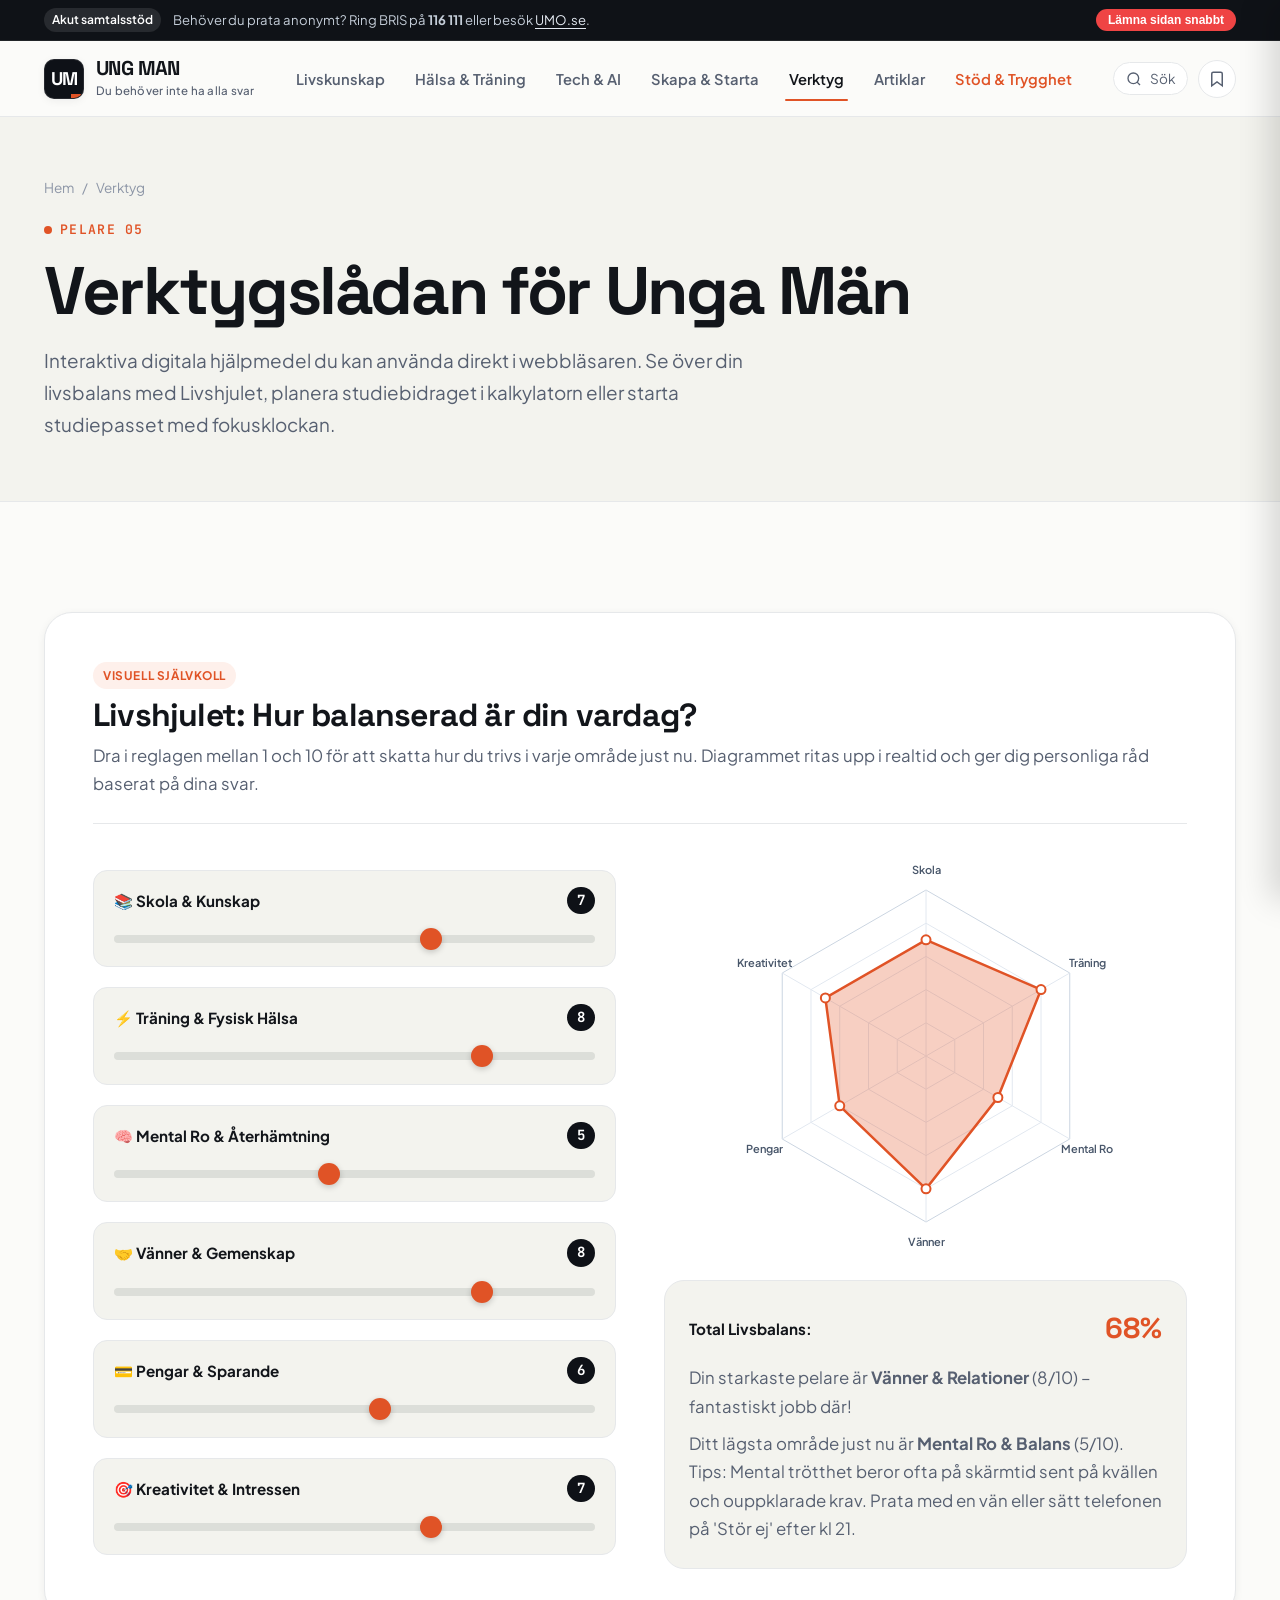
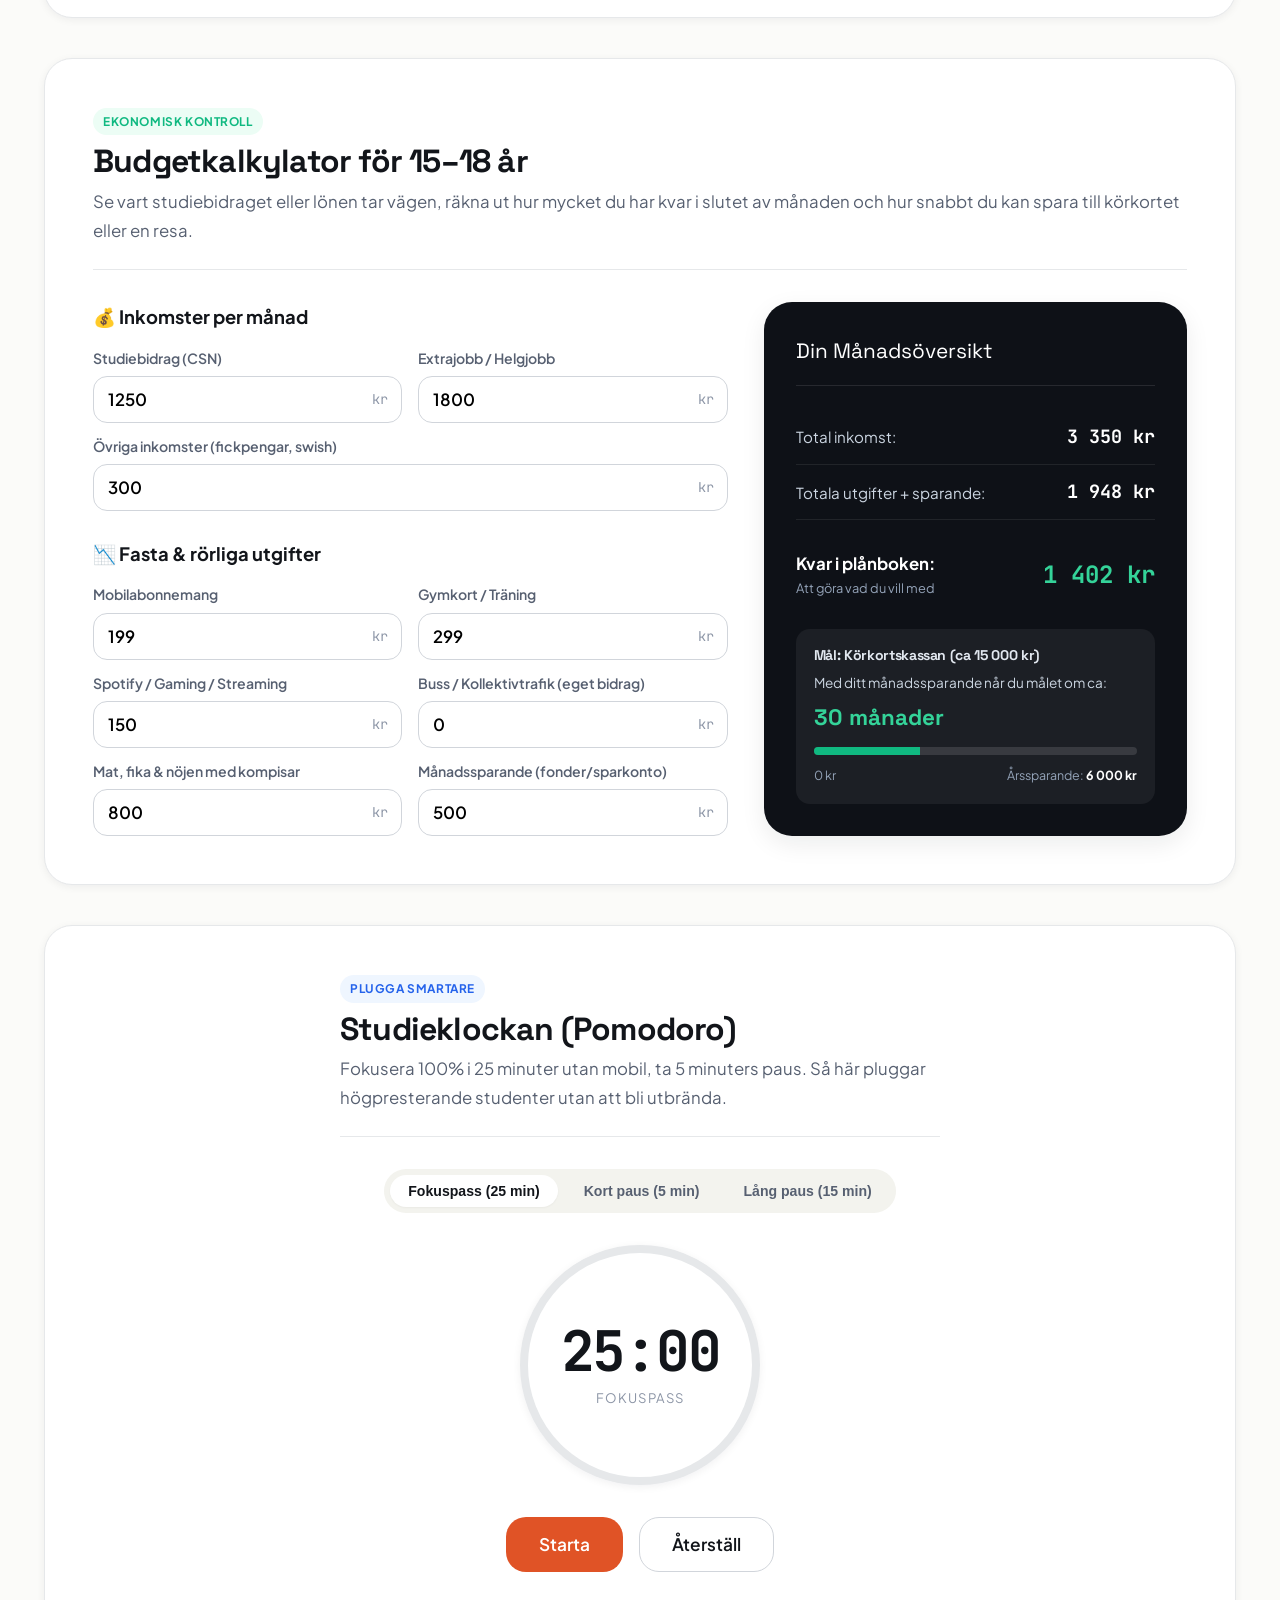
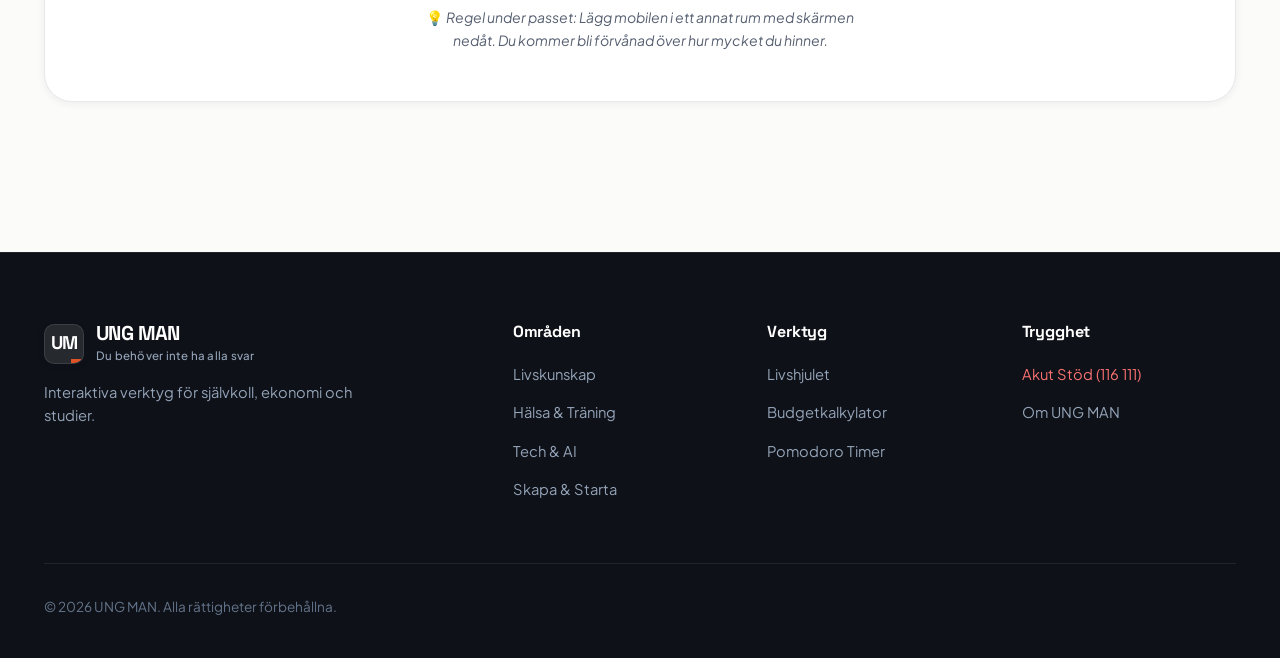
<file: verktyg.html>
<!DOCTYPE html>
<html lang="sv">
<head>
  <meta charset="UTF-8">
  <meta name="viewport" content="width=device-width, initial-scale=1.0">
  <title>Interaktiva Verktyg – UNG MAN | Livshjulet, Budgetkoll & Fokusklocka</title>
  <meta name="description" content="Interaktiva digitala verktyg för unga män: Livshjulet för balans, budgetkalkylator för studiebidrag och Pomodoro fokusklocka.">
  <link rel="stylesheet" href="assets/css/style.css">
  <link rel="stylesheet" href="assets/css/components.css">
  <link rel="stylesheet" href="assets/css/tools.css">
</head>
<body>

  <!-- TOPBAR -->
  <div class="safety-topbar">
    <div class="container">
      <div class="safety-topbar-info">
        <span class="safety-pill">Akut samtalsstöd</span>
        <span>Behöver du prata anonymt? Ring BRIS på <strong>116 111</strong> eller besök <a href="https://www.umo.se" target="_blank" rel="noopener" class="safety-link">UMO.se</a>.</span>
      </div>
      <div>
        <button class="quick-exit-btn">Lämna sidan snabbt</button>
      </div>
    </div>
  </div>

  <!-- HEADER -->
  <header class="site-header">
    <div class="container">
      <div class="header-inner">
        <a href="index.html" class="brand-logo">
          <div class="brand-symbol">UM</div>
          <div class="brand-text">
            <span class="brand-name">UNG MAN</span>
            <span class="brand-tagline">Du behöver inte ha alla svar</span>
          </div>
        </a>
        <nav class="nav-desktop">
          <a href="livskunskap.html" class="nav-link">Livskunskap</a>
          <a href="halsa.html" class="nav-link">Hälsa & Träning</a>
          <a href="tech-framtid.html" class="nav-link">Tech & AI</a>
          <a href="skapa-starta.html" class="nav-link">Skapa & Starta</a>
          <a href="verktyg.html" class="nav-link active">Verktyg</a>
          <a href="artiklar.html" class="nav-link">Artiklar</a>
          <a href="stod-trygghet.html" class="nav-link" style="color: var(--accent-primary);">Stöd & Trygghet</a>
        </nav>
        <div class="header-actions">
          <button class="search-trigger-btn" aria-label="Sök"><svg width="16" height="16" viewBox="0 0 24 24" fill="none" stroke="currentColor" stroke-width="2"><circle cx="11" cy="11" r="8"></circle><line x1="21" y1="21" x2="16.65" y2="16.65"></line></svg><span>Sök</span></button>
          <button id="savedTriggerBtn" class="saved-trigger-btn"><svg width="18" height="18" viewBox="0 0 24 24" fill="none" stroke="currentColor" stroke-width="2"><path d="M19 21l-7-5-7 5V5a2 2 0 0 1 2-2h10a2 2 0 0 1 2 2z"></path></svg><span id="savedCounterBadge" class="saved-counter" style="display: none;">0</span></button>
          <button id="mobileNavToggle" class="mobile-nav-toggle"><span></span><span></span><span></span></button>
        </div>
      </div>
    </div>
  </header>

  <!-- MOBIL DRAWER -->
  <div id="mobileDrawer" class="mobile-drawer">
    <div class="mobile-drawer-links">
      <a href="index.html" class="mobile-drawer-link">Startsida</a>
      <a href="livskunskap.html" class="mobile-drawer-link">Livskunskap & Vardag</a>
      <a href="halsa.html" class="mobile-drawer-link">Hälsa & Träning</a>
      <a href="tech-framtid.html" class="mobile-drawer-link">AI & Framtidens Tech</a>
      <a href="skapa-starta.html" class="mobile-drawer-link">Skapa & Starta</a>
      <a href="verktyg.html" class="mobile-drawer-link active">Interaktiva Verktyg</a>
      <a href="artiklar.html" class="mobile-drawer-link">Artiklar & Guider</a>
      <a href="stod-trygghet.html" class="mobile-drawer-link" style="color: #ef4444;">Stöd & Trygghet</a>
      <a href="om-oss.html" class="mobile-drawer-link">Om UNG MAN</a>
    </div>
  </div>

  <main>
    <!-- PAGE HERO -->
    <section class="page-hero">
      <div class="container">
        <div class="page-hero-breadcrumbs">
          <a href="index.html">Hem</a> <span>/</span> <span>Verktyg</span>
        </div>
        <div class="eyebrow" style="color: var(--accent-primary);">Pelare 05</div>
        <h1 class="page-hero-title">Verktygslådan för Unga Män</h1>
        <p class="page-hero-lead">
          Interaktiva digitala hjälpmedel du kan använda direkt i webbläsaren. Se över din livsbalans med Livshjulet, planera studiebidraget i kalkylatorn eller starta studiepasset med fokusklockan.
        </p>
      </div>
    </section>

    <!-- CONTENT SECTIONS -->
    <section class="section">
      <div class="container">
        <!-- 1. LIVSHJULET -->
        <div id="livshjulet" class="tool-box">
          <div class="tool-header">
            <span class="badge badge-terracotta" style="margin-bottom: 8px;">Visuell Självkoll</span>
            <h2 class="tool-title">Livshjulet: Hur balanserad är din vardag?</h2>
            <p class="tool-intro">
              Dra i reglagen mellan 1 och 10 för att skatta hur du trivs i varje område just nu. Diagrammet ritas upp i realtid och ger dig personliga råd baserat på dina svar.
            </p>
          </div>

          <div class="livshjul-layout">
            <!-- Reglage -->
            <div class="wheel-sliders-col">
              <div class="slider-group">
                <div class="slider-top-row">
                  <label class="slider-label" for="sliderSkola">📚 Skola & Kunskap</label>
                  <span class="slider-val-badge" id="valSkola">7</span>
                </div>
                <input type="range" min="1" max="10" value="7" class="styled-slider" id="sliderSkola">
              </div>

              <div class="slider-group">
                <div class="slider-top-row">
                  <label class="slider-label" for="sliderHalsa">⚡ Träning & Fysisk Hälsa</label>
                  <span class="slider-val-badge" id="valHalsa">8</span>
                </div>
                <input type="range" min="1" max="10" value="8" class="styled-slider" id="sliderHalsa">
              </div>

              <div class="slider-group">
                <div class="slider-top-row">
                  <label class="slider-label" for="sliderMental">🧠 Mental Ro & Återhämtning</label>
                  <span class="slider-val-badge" id="valMental">5</span>
                </div>
                <input type="range" min="1" max="10" value="5" class="styled-slider" id="sliderMental">
              </div>

              <div class="slider-group">
                <div class="slider-top-row">
                  <label class="slider-label" for="sliderRelationer">🤝 Vänner & Gemenskap</label>
                  <span class="slider-val-badge" id="valRelationer">8</span>
                </div>
                <input type="range" min="1" max="10" value="8" class="styled-slider" id="sliderRelationer">
              </div>

              <div class="slider-group">
                <div class="slider-top-row">
                  <label class="slider-label" for="sliderEkonomi">💳 Pengar & Sparande</label>
                  <span class="slider-val-badge" id="valEkonomi">6</span>
                </div>
                <input type="range" min="1" max="10" value="6" class="styled-slider" id="sliderEkonomi">
              </div>

              <div class="slider-group">
                <div class="slider-top-row">
                  <label class="slider-label" for="sliderFritid">🎯 Kreativitet & Intressen</label>
                  <span class="slider-val-badge" id="valFritid">7</span>
                </div>
                <input type="range" min="1" max="10" value="7" class="styled-slider" id="sliderFritid">
              </div>
            </div>

            <!-- Canvas & Dynamisk Analys -->
            <div class="wheel-visual-col">
              <div class="wheel-chart-container">
                <canvas id="livshjulCanvas" class="wheel-canvas" width="400" height="400"></canvas>
              </div>

              <div class="wheel-results-card">
                <div class="wheel-score-headline">
                  <span style="font-weight: 700; font-size: 0.95rem; color: var(--text-primary);">Total Livsbalans:</span>
                  <span class="wheel-score-number" id="wheelScoreNumber">68%</span>
                </div>
                <div class="wheel-insight-text" id="wheelInsightText">
                  Laddar personlig analys baserat på dina inställningar...
                </div>
              </div>
            </div>
          </div>
        </div>

        <!-- 2. BUDGETKALKYLATOR -->
        <div id="budget-kalkylator" class="tool-box">
          <div class="tool-header">
            <span class="badge badge-emerald" style="margin-bottom: 8px;">Ekonomisk Kontroll</span>
            <h2 class="tool-title">Budgetkalkylator för 15–18 år</h2>
            <p class="tool-intro">
              Se vart studiebidraget eller lönen tar vägen, räkna ut hur mycket du har kvar i slutet av månaden och hur snabbt du kan spara till körkortet eller en resa.
            </p>
          </div>

          <div class="budget-calc-grid">
            <!-- Inmatning -->
            <div class="budget-inputs-col">
              <div>
                <div class="budget-section-title">
                  <span>💰 Inkomster per månad</span>
                </div>
                <div class="budget-input-row">
                  <div class="budget-field">
                    <label for="calcCsn">Studiebidrag (CSN)</label>
                    <div class="input-addon-wrap">
                      <input type="number" id="calcCsn" value="1250" min="0" step="50">
                      <span class="currency-addon">kr</span>
                    </div>
                  </div>
                  <div class="budget-field">
                    <label for="calcJob">Extrajobb / Helgjobb</label>
                    <div class="input-addon-wrap">
                      <input type="number" id="calcJob" value="1800" min="0" step="100">
                      <span class="currency-addon">kr</span>
                    </div>
                  </div>
                </div>
                <div class="budget-field" style="margin-top: 12px;">
                  <label for="calcOtherIncome">Övriga inkomster (fickpengar, swish)</label>
                  <div class="input-addon-wrap">
                    <input type="number" id="calcOtherIncome" value="300" min="0" step="50">
                    <span class="currency-addon">kr</span>
                  </div>
                </div>
              </div>

              <div>
                <div class="budget-section-title">
                  <span>📉 Fasta & rörliga utgifter</span>
                </div>
                <div class="budget-input-row">
                  <div class="budget-field">
                    <label for="calcPhone">Mobilabonnemang</label>
                    <div class="input-addon-wrap">
                      <input type="number" id="calcPhone" value="199" min="0" step="10">
                      <span class="currency-addon">kr</span>
                    </div>
                  </div>
                  <div class="budget-field">
                    <label for="calcGym">Gymkort / Träning</label>
                    <div class="input-addon-wrap">
                      <input type="number" id="calcGym" value="299" min="0" step="10">
                      <span class="currency-addon">kr</span>
                    </div>
                  </div>
                </div>

                <div class="budget-input-row" style="margin-top: 12px;">
                  <div class="budget-field">
                    <label for="calcSubs">Spotify / Gaming / Streaming</label>
                    <div class="input-addon-wrap">
                      <input type="number" id="calcSubs" value="150" min="0" step="10">
                      <span class="currency-addon">kr</span>
                    </div>
                  </div>
                  <div class="budget-field">
                    <label for="calcTransit">Buss / Kollektivtrafik (eget bidrag)</label>
                    <div class="input-addon-wrap">
                      <input type="number" id="calcTransit" value="0" min="0" step="50">
                      <span class="currency-addon">kr</span>
                    </div>
                  </div>
                </div>

                <div class="budget-input-row" style="margin-top: 12px;">
                  <div class="budget-field">
                    <label for="calcFun">Mat, fika & nöjen med kompisar</label>
                    <div class="input-addon-wrap">
                      <input type="number" id="calcFun" value="800" min="0" step="50">
                      <span class="currency-addon">kr</span>
                    </div>
                  </div>
                  <div class="budget-field">
                    <label for="calcSavings">Månadssparande (fonder/sparkonto)</label>
                    <div class="input-addon-wrap">
                      <input type="number" id="calcSavings" value="500" min="0" step="50">
                      <span class="currency-addon">kr</span>
                    </div>
                  </div>
                </div>
              </div>
            </div>

            <!-- Sammanställning -->
            <div class="budget-summary-col">
              <div class="budget-summary-header">Din Månadsöversikt</div>
              <div class="budget-stat-item">
                <span style="color: #cbd5e1;">Total inkomst:</span>
                <span class="budget-stat-val" id="calcTotalIncome">3 350 kr</span>
              </div>
              <div class="budget-stat-item">
                <span style="color: #cbd5e1;">Totala utgifter + sparande:</span>
                <span class="budget-stat-val" id="calcTotalExpenses">1 948 kr</span>
              </div>
              <div class="budget-stat-item total">
                <div>
                  <div style="font-weight: 700; font-size: 1.05rem;">Kvar i plånboken:</div>
                  <div style="font-size: 0.8rem; color: #94a3b8;">Att göra vad du vill med</div>
                </div>
                <span class="budget-stat-val positive" id="calcRemainder" style="font-size: 1.5rem;">+1 402 kr</span>
              </div>

              <div class="savings-target-box">
                <h5>Mål: Körkortskassan (ca 15 000 kr)</h5>
                <p style="font-size: 0.85rem; color: #cbd5e1; margin-bottom: 6px;">
                  Med ditt månadssparande når du målet om ca:
                </p>
                <div style="font-family: var(--font-display); font-size: 1.4rem; font-weight: 800; color: #34d399;" id="calcKorkortMonths">
                  30 månader
                </div>
                <div class="savings-progress-bar">
                  <div class="savings-progress-fill" id="korkortProgressFill" style="width: 35%;"></div>
                </div>
                <div style="font-size: 0.78rem; color: #94a3b8; display: flex; justify-content: space-between;">
                  <span>0 kr</span>
                  <span>Årssparande: <strong id="calcYearlySavings" style="color: #fff;">6 000 kr</strong></span>
                </div>
              </div>
            </div>
          </div>
        </div>

        <!-- 3. POMODORO STUDIE- OCH FOKUSKLOCKA -->
        <div id="fokusklocka" class="tool-box">
          <div class="tool-header text-center" style="max-width: 600px; margin: 0 auto 32px auto;">
            <span class="badge badge-cobalt" style="margin-bottom: 8px;">Plugga smartare</span>
            <h2 class="tool-title">Studieklockan (Pomodoro)</h2>
            <p class="tool-intro">
              Fokusera 100% i 25 minuter utan mobil, ta 5 minuters paus. Så här pluggar högpresterande studenter utan att bli utbrända.
            </p>
          </div>

          <div class="pomodoro-container">
            <div class="pomodoro-mode-switch">
              <button class="mode-pill-btn active" data-mode="focus">Fokuspass (25 min)</button>
              <button class="mode-pill-btn" data-mode="shortBreak">Kort paus (5 min)</button>
              <button class="mode-pill-btn" data-mode="longBreak">Lång paus (15 min)</button>
            </div>

            <div class="pomodoro-dial">
              <div class="pomodoro-time-display" id="pomodoroTimer">25:00</div>
              <div class="pomodoro-status-lbl" id="pomodoroStatus">Fokuspass</div>
            </div>

            <div class="pomodoro-controls">
              <button class="btn btn-primary btn-lg" id="pomodoroStartBtn">Starta</button>
              <button class="btn btn-secondary btn-lg" id="pomodoroResetBtn">Återställ</button>
            </div>

            <div style="font-size: 0.88rem; color: var(--text-secondary); max-width: 440px; margin-top: 10px;">
              💡 <em>Regel under passet: Lägg mobilen i ett annat rum med skärmen nedåt. Du kommer bli förvånad över hur mycket du hinner.</em>
            </div>
          </div>
        </div>
      </div>
    </section>
  </main>

  <!-- FOOTER -->
  <footer class="site-footer">
    <div class="container">
      <div class="footer-grid">
        <div class="footer-brand">
          <div class="brand-logo" style="margin-bottom: 16px;">
            <div class="brand-symbol">UM</div>
            <div class="brand-text">
              <span class="brand-name">UNG MAN</span>
              <span class="brand-tagline">Du behöver inte ha alla svar</span>
            </div>
          </div>
          <p class="footer-description">Interaktiva verktyg för självkoll, ekonomi och studier.</p>
        </div>
        <div>
          <h4 class="footer-col-title">Områden</h4>
          <ul class="footer-links">
            <li><a href="livskunskap.html" class="footer-link">Livskunskap</a></li>
            <li><a href="halsa.html" class="footer-link">Hälsa & Träning</a></li>
            <li><a href="tech-framtid.html" class="footer-link">Tech & AI</a></li>
            <li><a href="skapa-starta.html" class="footer-link">Skapa & Starta</a></li>
          </ul>
        </div>
        <div>
          <h4 class="footer-col-title">Verktyg</h4>
          <ul class="footer-links">
            <li><a href="verktyg.html#livshjulet" class="footer-link">Livshjulet</a></li>
            <li><a href="verktyg.html#budget-kalkylator" class="footer-link">Budgetkalkylator</a></li>
            <li><a href="verktyg.html#fokusklocka" class="footer-link">Pomodoro Timer</a></li>
          </ul>
        </div>
        <div>
          <h4 class="footer-col-title">Trygghet</h4>
          <ul class="footer-links">
            <li><a href="stod-trygghet.html" class="footer-link" style="color: #f87171;">Akut Stöd (116 111)</a></li>
            <li><a href="om-oss.html" class="footer-link">Om UNG MAN</a></li>
          </ul>
        </div>
      </div>
      <div class="footer-bottom">
        <div>&copy; 2026 UNG MAN. Alla rättigheter förbehållna.</div>
      </div>
    </div>
  </footer>

  <!-- MODALS -->
  <div id="searchModal" class="modal-overlay"><div class="search-dialog"><div class="search-input-header"><input type="text" id="searchInput" placeholder="Sök..."><button id="searchCloseBtn" class="search-close-btn">&times;</button></div><div id="searchResultsArea" class="search-results-area"></div></div></div>
  <div id="savedDrawer" class="saved-drawer"><div class="saved-drawer-header"><h3>Mina sparade guider</h3><button id="savedCloseBtn" class="search-close-btn">&times;</button></div><div id="savedDrawerBody" class="saved-drawer-body"></div></div>

  <script src="assets/js/data.js"></script>
  <script src="assets/js/main.js"></script>
  <script src="assets/js/tools.js"></script>
</body>
</html>
</file>
<file: assets/css/style.css>
/* ==========================================================================
   UNG MAN (UNGMAN.SE) – DESIGN SYSTEM & BASE STYLES
   Nordic Minimalism, Modern Urban Aesthetic, High Legibility
   ========================================================================== */

@import url('https://fonts.googleapis.com/css2?family=Plus+Jakarta+Sans:ital,wght@0,300;0,400;0,500;0,600;0,700;0,800;1,400;1,600&family=Space+Grotesk:wght@500;600;700&family=JetBrains+Mono:wght@400;500&display=swap');

:root {
  /* Core Palette - Nordic Light & Deep Obsidian */
  --bg-primary: #fbfbf9;
  --bg-surface: #ffffff;
  --bg-subtle: #f3f3ee;
  --bg-card: #ffffff;
  --bg-dark: #0e1117;
  --bg-dark-surface: #171b22;
  --bg-dark-card: #1c212a;
  
  /* Text */
  --text-primary: #12151a;
  --text-secondary: #576071;
  --text-muted: #8c95a6;
  --text-inverse: #ffffff;
  --text-inverse-muted: #9aa5b8;

  /* Nordic Accent - Terracotta / Warm Ember & Cobalt High-tech */
  --accent-primary: #e05326;          /* Nordic sunset warm terracotta */
  --accent-primary-hover: #c9441a;
  --accent-primary-subtle: #fef0eb;
  --accent-secondary: #2563eb;        /* Nordic cobalt blue */
  --accent-secondary-subtle: #eff6ff;
  --accent-emerald: #10b981;          /* Growth & health */
  --accent-emerald-subtle: #ecfdf5;

  /* Borders & Dividers */
  --border-light: #e6e8ea;
  --border-medium: #d1d5db;
  --border-dark: #2d333f;

  /* Shadows */
  --shadow-xs: 0 1px 2px rgba(18, 21, 26, 0.04);
  --shadow-sm: 0 2px 8px rgba(18, 21, 26, 0.06);
  --shadow-md: 0 8px 24px rgba(18, 21, 26, 0.08);
  --shadow-lg: 0 16px 40px rgba(18, 21, 26, 0.12);
  --shadow-hover: 0 12px 32px rgba(224, 83, 38, 0.12);

  /* Typography */
  --font-body: 'Plus Jakarta Sans', -apple-system, BlinkMacSystemFont, "Segoe UI", Roboto, sans-serif;
  --font-display: 'Space Grotesk', 'Plus Jakarta Sans', sans-serif;
  --font-mono: 'JetBrains Mono', monospace;

  /* Radius */
  --radius-sm: 8px;
  --radius-md: 14px;
  --radius-lg: 20px;
  --radius-xl: 28px;
  --radius-pill: 9999px;

  /* Transitions */
  --transition-fast: 0.15s ease;
  --transition-normal: 0.25s cubic-bezier(0.16, 1, 0.3, 1);
  --transition-smooth: 0.4s cubic-bezier(0.16, 1, 0.3, 1);

  /* Layout */
  --max-width: 1240px;
  --max-width-narrow: 860px;
  --header-height: 76px;
  --topbar-height: 38px;
}

/* Base Reset & Box Sizing */
*, *::before, *::after {
  box-sizing: border-box;
  margin: 0;
  padding: 0;
}

html {
  font-size: 16px;
  scroll-behavior: smooth;
  -webkit-font-smoothing: antialiased;
  -moz-osx-font-smoothing: grayscale;
}

body {
  font-family: var(--font-body);
  background-color: var(--bg-primary);
  color: var(--text-primary);
  line-height: 1.65;
  overflow-x: hidden;
  display: flex;
  flex-direction: column;
  min-height: 100vh;
}

/* Typography Elements */
h1, h2, h3, h4, h5, h6 {
  font-family: var(--font-display);
  color: var(--text-primary);
  font-weight: 700;
  line-height: 1.15;
  letter-spacing: -0.025em;
}

h1 {
  font-size: clamp(2.4rem, 4.5vw + 1rem, 4.2rem);
  font-weight: 800;
  letter-spacing: -0.035em;
}

h2 {
  font-size: clamp(1.8rem, 2.5vw + 0.8rem, 2.75rem);
}

h3 {
  font-size: clamp(1.3rem, 1.5vw + 0.6rem, 1.75rem);
}

h4 {
  font-size: 1.25rem;
}

p {
  color: var(--text-secondary);
  font-size: 1.05rem;
  line-height: 1.7;
}

p.lead {
  font-size: 1.25rem;
  line-height: 1.6;
  color: var(--text-primary);
  font-weight: 400;
}

a {
  color: inherit;
  text-decoration: none;
  transition: color var(--transition-fast);
}

img {
  max-width: 100%;
  height: auto;
  display: block;
  object-fit: cover;
}

/* ==========================================================================
   HELPER UTILITIES & WRAPPERS
   ========================================================================== */
.container {
  width: 100%;
  max-width: var(--max-width);
  margin-left: auto;
  margin-right: auto;
  padding-left: 24px;
  padding-right: 24px;
}

.container-narrow {
  width: 100%;
  max-width: var(--max-width-narrow);
  margin-left: auto;
  margin-right: auto;
  padding-left: 24px;
  padding-right: 24px;
}

.section {
  padding-top: 80px;
  padding-bottom: 80px;
}

@media (min-width: 992px) {
  .section {
    padding-top: 110px;
    padding-bottom: 110px;
  }
}

.section-sm {
  padding-top: 48px;
  padding-bottom: 48px;
}

.section-dark {
  background-color: var(--bg-dark);
  color: var(--text-inverse);
}

.section-dark h1,
.section-dark h2,
.section-dark h3,
.section-dark h4 {
  color: var(--text-inverse);
}

.section-dark p {
  color: var(--text-inverse-muted);
}

.section-subtle {
  background-color: var(--bg-subtle);
}

/* Section Header Typography */
.section-header {
  margin-bottom: 48px;
}

.section-header.text-center {
  text-align: center;
  max-width: 680px;
  margin-left: auto;
  margin-right: auto;
}

.eyebrow {
  display: inline-flex;
  align-items: center;
  gap: 8px;
  font-family: var(--font-mono);
  font-size: 0.82rem;
  font-weight: 600;
  text-transform: uppercase;
  letter-spacing: 0.1em;
  color: var(--accent-primary);
  margin-bottom: 12px;
}

.eyebrow-dark {
  color: #ff8c66;
}

.eyebrow::before {
  content: "";
  display: inline-block;
  width: 8px;
  height: 8px;
  background-color: currentColor;
  border-radius: 50%;
}

.section-title {
  margin-bottom: 16px;
}

.section-subtitle {
  font-size: 1.15rem;
  color: var(--text-secondary);
}

/* ==========================================================================
   SAFETY TOPBAR & QUICK EXIT
   ========================================================================== */
.safety-topbar {
  background-color: #0f1217;
  color: #c4cdd8;
  font-size: 0.82rem;
  padding: 8px 16px;
  border-bottom: 1px solid rgba(255, 255, 255, 0.08);
  position: relative;
  z-index: 1001;
}

.safety-topbar .container {
  display: flex;
  align-items: center;
  justify-content: space-between;
  flex-wrap: wrap;
  gap: 8px;
}

.safety-topbar-info {
  display: flex;
  align-items: center;
  gap: 12px;
  flex-wrap: wrap;
}

.safety-pill {
  background: rgba(255, 255, 255, 0.1);
  padding: 2px 8px;
  border-radius: var(--radius-pill);
  color: #ffffff;
  font-weight: 600;
  font-size: 0.75rem;
}

.safety-link {
  color: #e2e8f0;
  text-decoration: underline;
  text-underline-offset: 3px;
  transition: color var(--transition-fast);
}

.safety-link:hover {
  color: var(--accent-primary);
}

.quick-exit-btn {
  background-color: #ef4444;
  color: #ffffff;
  border: none;
  font-size: 0.75rem;
  font-weight: 700;
  padding: 4px 12px;
  border-radius: var(--radius-pill);
  cursor: pointer;
  display: inline-flex;
  align-items: center;
  gap: 6px;
  transition: background-color var(--transition-fast), transform var(--transition-fast);
}

.quick-exit-btn:hover {
  background-color: #dc2626;
  transform: scale(1.02);
}

/* ==========================================================================
   MAIN SITE HEADER & NAVIGATION
   ========================================================================== */
.site-header {
  position: sticky;
  top: 0;
  background-color: rgba(251, 251, 249, 0.94);
  backdrop-filter: blur(14px);
  -webkit-backdrop-filter: blur(14px);
  border-bottom: 1px solid var(--border-light);
  z-index: 1000;
  height: var(--header-height);
  transition: background-color var(--transition-normal), border-color var(--transition-normal);
}

.header-inner {
  display: flex;
  align-items: center;
  justify-content: space-between;
  height: var(--header-height);
}

/* Brand Logo */
.brand-logo {
  display: flex;
  align-items: center;
  gap: 12px;
  text-decoration: none;
}

.brand-symbol {
  width: 40px;
  height: 40px;
  background: var(--bg-dark);
  color: #ffffff;
  border-radius: 10px;
  display: flex;
  align-items: center;
  justify-content: center;
  font-family: var(--font-display);
  font-weight: 800;
  font-size: 1.15rem;
  letter-spacing: -0.05em;
  border: 1px solid rgba(255,255,255,0.1);
  box-shadow: var(--shadow-sm);
  position: relative;
  overflow: hidden;
}

.brand-symbol::after {
  content: "";
  position: absolute;
  bottom: 0;
  right: 0;
  width: 12px;
  height: 4px;
  background-color: var(--accent-primary);
}

.brand-text {
  display: flex;
  flex-direction: column;
}

.brand-name {
  font-family: var(--font-display);
  font-size: 1.25rem;
  font-weight: 800;
  letter-spacing: -0.03em;
  color: var(--text-primary);
  line-height: 1;
}

.brand-tagline {
  font-size: 0.72rem;
  font-weight: 500;
  color: var(--text-secondary);
  letter-spacing: 0.02em;
  margin-top: 3px;
}

/* Desktop Navigation Links */
.nav-desktop {
  display: none;
}

@media (min-width: 1024px) {
  .nav-desktop {
    display: flex;
    align-items: center;
    gap: 22px;
  }
}

.nav-link {
  font-size: 0.92rem;
  font-weight: 600;
  color: var(--text-secondary);
  padding: 6px 4px;
  position: relative;
  transition: color var(--transition-fast);
}

.nav-link:hover,
.nav-link.active {
  color: var(--text-primary);
}

.nav-link.active::after {
  content: "";
  position: absolute;
  bottom: -4px;
  left: 0;
  width: 100%;
  height: 2px;
  background-color: var(--accent-primary);
  border-radius: 2px;
}

/* Header Utilities */
.header-actions {
  display: flex;
  align-items: center;
  gap: 10px;
}

.search-trigger-btn {
  background: var(--bg-surface);
  border: 1px solid var(--border-light);
  color: var(--text-secondary);
  padding: 7px 12px;
  border-radius: var(--radius-pill);
  font-size: 0.85rem;
  font-family: var(--font-body);
  display: inline-flex;
  align-items: center;
  gap: 8px;
  cursor: pointer;
  transition: all var(--transition-fast);
}

.search-trigger-btn:hover {
  border-color: var(--border-medium);
  color: var(--text-primary);
  background-color: #ffffff;
  box-shadow: var(--shadow-xs);
}

.search-trigger-btn kbd {
  background: var(--bg-subtle);
  border: 1px solid var(--border-light);
  border-radius: 4px;
  padding: 1px 5px;
  font-size: 0.7rem;
  font-family: var(--font-mono);
  color: var(--text-muted);
}

.saved-trigger-btn {
  position: relative;
  background: var(--bg-surface);
  border: 1px solid var(--border-light);
  width: 38px;
  height: 38px;
  border-radius: 50%;
  display: flex;
  align-items: center;
  justify-content: center;
  cursor: pointer;
  color: var(--text-secondary);
  transition: all var(--transition-fast);
}

.saved-trigger-btn:hover {
  border-color: var(--border-medium);
  color: var(--text-primary);
  box-shadow: var(--shadow-xs);
}

.saved-counter {
  position: absolute;
  top: -2px;
  right: -2px;
  background-color: var(--accent-primary);
  color: white;
  font-size: 0.65rem;
  font-weight: 700;
  width: 17px;
  height: 17px;
  border-radius: 50%;
  display: flex;
  align-items: center;
  justify-content: center;
}

/* Mobile Toggle Hamburger */
.mobile-nav-toggle {
  display: flex;
  flex-direction: column;
  justify-content: space-between;
  width: 38px;
  height: 38px;
  background: var(--bg-surface);
  border: 1px solid var(--border-light);
  border-radius: 10px;
  padding: 10px 8px;
  cursor: pointer;
  z-index: 1002;
}

@media (min-width: 1024px) {
  .mobile-nav-toggle {
    display: none;
  }
}

.mobile-nav-toggle span {
  display: block;
  height: 2px;
  width: 100%;
  background-color: var(--text-primary);
  border-radius: 2px;
  transition: all 0.3s ease;
}

.mobile-nav-toggle.open span:nth-child(1) {
  transform: translateY(6px) rotate(45deg);
}

.mobile-nav-toggle.open span:nth-child(2) {
  opacity: 0;
}

.mobile-nav-toggle.open span:nth-child(3) {
  transform: translateY(-6px) rotate(-45deg);
}

/* Mobile Drawer */
.mobile-drawer {
  position: fixed;
  top: 0;
  left: 0;
  width: 100%;
  height: 100vh;
  background: rgba(14, 17, 23, 0.98);
  backdrop-filter: blur(20px);
  -webkit-backdrop-filter: blur(20px);
  z-index: 999;
  display: flex;
  flex-direction: column;
  padding: 100px 32px 40px 32px;
  opacity: 0;
  visibility: hidden;
  transition: all 0.3s cubic-bezier(0.16, 1, 0.3, 1);
  overflow-y: auto;
}

.mobile-drawer.active {
  opacity: 1;
  visibility: visible;
}

.mobile-drawer-links {
  display: flex;
  flex-direction: column;
  gap: 18px;
  margin-bottom: 36px;
}

.mobile-drawer-link {
  font-family: var(--font-display);
  font-size: 1.6rem;
  font-weight: 700;
  color: #f1f5f9;
  display: flex;
  align-items: center;
  justify-content: space-between;
  border-bottom: 1px solid rgba(255, 255, 255, 0.08);
  padding-bottom: 12px;
}

.mobile-drawer-link:hover,
.mobile-drawer-link.active {
  color: var(--accent-primary);
}

.mobile-drawer-footer {
  margin-top: auto;
  border-top: 1px solid rgba(255, 255, 255, 0.1);
  padding-top: 24px;
}

/* ==========================================================================
   BUTTONS & BADGES
   ========================================================================== */
.btn {
  display: inline-flex;
  align-items: center;
  justify-content: center;
  gap: 10px;
  font-family: var(--font-body);
  font-size: 0.96rem;
  font-weight: 600;
  padding: 12px 24px;
  border-radius: var(--radius-md);
  border: 1px solid transparent;
  cursor: pointer;
  transition: all var(--transition-normal);
  text-decoration: none;
  line-height: 1.2;
}

.btn-primary {
  background-color: var(--accent-primary);
  color: #ffffff;
}

.btn-primary:hover {
  background-color: var(--accent-primary-hover);
  transform: translateY(-2px);
  box-shadow: 0 6px 18px rgba(224, 83, 38, 0.25);
  color: #ffffff;
}

.btn-secondary {
  background-color: #ffffff;
  color: var(--text-primary);
  border-color: var(--border-medium);
}

.btn-secondary:hover {
  background-color: var(--bg-subtle);
  border-color: var(--text-primary);
  transform: translateY(-2px);
  box-shadow: var(--shadow-sm);
}

.btn-dark {
  background-color: var(--bg-dark);
  color: #ffffff;
  border-color: rgba(255, 255, 255, 0.1);
}

.btn-dark:hover {
  background-color: #1e2430;
  transform: translateY(-2px);
  box-shadow: var(--shadow-md);
  color: #ffffff;
}

.btn-outline-white {
  background-color: transparent;
  color: #ffffff;
  border-color: rgba(255, 255, 255, 0.3);
}

.btn-outline-white:hover {
  background-color: rgba(255, 255, 255, 0.1);
  border-color: #ffffff;
  color: #ffffff;
}

.btn-sm {
  padding: 8px 16px;
  font-size: 0.86rem;
  border-radius: var(--radius-sm);
}

.btn-lg {
  padding: 16px 32px;
  font-size: 1.08rem;
  border-radius: var(--radius-lg);
}

.badge {
  display: inline-flex;
  align-items: center;
  gap: 6px;
  padding: 4px 10px;
  border-radius: var(--radius-pill);
  font-size: 0.74rem;
  font-weight: 700;
  text-transform: uppercase;
  letter-spacing: 0.05em;
}

.badge-terracotta {
  background-color: var(--accent-primary-subtle);
  color: var(--accent-primary);
}

.badge-cobalt {
  background-color: var(--accent-secondary-subtle);
  color: var(--accent-secondary);
}

.badge-emerald {
  background-color: var(--accent-emerald-subtle);
  color: var(--accent-emerald);
}

.badge-dark {
  background-color: rgba(255, 255, 255, 0.1);
  color: #ffffff;
}

/* ==========================================================================
   CARDS & GRIDS
   ========================================================================== */
.grid {
  display: grid;
  gap: 28px;
}

.grid-2 {
  grid-template-columns: 1fr;
}

@media (min-width: 768px) {
  .grid-2 {
    grid-template-columns: repeat(2, 1fr);
  }
}

.grid-3 {
  grid-template-columns: 1fr;
}

@media (min-width: 640px) {
  .grid-3 {
    grid-template-columns: repeat(2, 1fr);
  }
}

@media (min-width: 1024px) {
  .grid-3 {
    grid-template-columns: repeat(3, 1fr);
  }
}

.grid-4 {
  grid-template-columns: 1fr;
}

@media (min-width: 640px) {
  .grid-4 {
    grid-template-columns: repeat(2, 1fr);
  }
}

@media (min-width: 1024px) {
  .grid-4 {
    grid-template-columns: repeat(4, 1fr);
  }
}

/* Standard Content Card */
.card {
  background-color: var(--bg-card);
  border: 1px solid var(--border-light);
  border-radius: var(--radius-lg);
  overflow: hidden;
  transition: transform var(--transition-normal), box-shadow var(--transition-normal), border-color var(--transition-normal);
  display: flex;
  flex-direction: column;
}

.card:hover {
  transform: translateY(-4px);
  box-shadow: var(--shadow-md);
  border-color: var(--border-medium);
}

.card-img-wrap {
  position: relative;
  width: 100%;
  aspect-ratio: 16 / 10;
  overflow: hidden;
  background-color: var(--bg-subtle);
}

.card-img-wrap img {
  width: 100%;
  height: 100%;
  object-fit: cover;
  transition: transform var(--transition-smooth);
}

.card:hover .card-img-wrap img {
  transform: scale(1.04);
}

.card-img-badge {
  position: absolute;
  top: 14px;
  left: 14px;
  z-index: 2;
}

.card-bookmark-btn {
  position: absolute;
  top: 14px;
  right: 14px;
  z-index: 2;
  width: 36px;
  height: 36px;
  border-radius: 50%;
  background: rgba(255, 255, 255, 0.9);
  backdrop-filter: blur(8px);
  border: none;
  cursor: pointer;
  display: flex;
  align-items: center;
  justify-content: center;
  color: var(--text-secondary);
  transition: all var(--transition-fast);
}

.card-bookmark-btn:hover,
.card-bookmark-btn.saved {
  background: #ffffff;
  color: var(--accent-primary);
  transform: scale(1.08);
}

.card-body {
  padding: 24px;
  display: flex;
  flex-direction: column;
  flex-grow: 1;
}

.card-meta {
  display: flex;
  align-items: center;
  gap: 12px;
  font-size: 0.82rem;
  color: var(--text-muted);
  margin-bottom: 12px;
}

.card-title {
  font-size: 1.25rem;
  line-height: 1.3;
  margin-bottom: 10px;
  transition: color var(--transition-fast);
}

.card:hover .card-title {
  color: var(--accent-primary);
}

.card-excerpt {
  font-size: 0.95rem;
  color: var(--text-secondary);
  margin-bottom: 20px;
  line-height: 1.6;
}

.card-footer {
  margin-top: auto;
  display: flex;
  align-items: center;
  justify-content: space-between;
  border-top: 1px solid var(--border-light);
  padding-top: 16px;
  font-size: 0.88rem;
  font-weight: 600;
  color: var(--accent-primary);
}

/* ==========================================================================
   FOOTER
   ========================================================================== */
.site-footer {
  background-color: var(--bg-dark);
  color: #c4cdd8;
  border-top: 1px solid rgba(255, 255, 255, 0.08);
  padding-top: 70px;
  padding-bottom: 40px;
  margin-top: auto;
}

.footer-grid {
  display: grid;
  grid-template-columns: 1fr;
  gap: 40px;
  margin-bottom: 60px;
}

@media (min-width: 768px) {
  .footer-grid {
    grid-template-columns: 2fr 1fr 1fr 1fr;
  }
}

.footer-brand {
  max-width: 340px;
}

.footer-brand .brand-symbol {
  background: rgba(255, 255, 255, 0.1);
}

.footer-brand .brand-name {
  color: #ffffff;
}

.footer-brand .brand-tagline {
  color: #94a3b8;
}

.footer-description {
  margin-top: 16px;
  color: #94a3b8;
  font-size: 0.92rem;
  line-height: 1.6;
}

.footer-col-title {
  font-family: var(--font-display);
  font-size: 1rem;
  color: #ffffff;
  font-weight: 700;
  margin-bottom: 20px;
  letter-spacing: -0.01em;
}

.footer-links {
  list-style: none;
  display: flex;
  flex-direction: column;
  gap: 12px;
}

.footer-link {
  color: #94a3b8;
  font-size: 0.92rem;
  transition: color var(--transition-fast);
}

.footer-link:hover {
  color: #ffffff;
  padding-left: 4px;
}

.footer-helpline-box {
  background: rgba(255, 255, 255, 0.04);
  border: 1px solid rgba(255, 255, 255, 0.08);
  border-radius: var(--radius-md);
  padding: 16px;
  margin-top: 24px;
}

.footer-helpline-box h5 {
  color: #ffffff;
  font-size: 0.9rem;
  margin-bottom: 6px;
}

.footer-helpline-box p {
  color: #94a3b8;
  font-size: 0.82rem;
  line-height: 1.5;
  margin: 0;
}

.footer-bottom {
  display: flex;
  flex-direction: column;
  align-items: center;
  justify-content: space-between;
  gap: 16px;
  border-top: 1px solid rgba(255, 255, 255, 0.08);
  padding-top: 32px;
  font-size: 0.85rem;
  color: #64748b;
}

@media (min-width: 768px) {
  .footer-bottom {
    flex-direction: row;
  }
}

.footer-bottom-links {
  display: flex;
  gap: 20px;
}

.footer-bottom-links a {
  color: #64748b;
}

.footer-bottom-links a:hover {
  color: #ffffff;
}

/* ==========================================================================
   GLOBAL SEARCH MODAL & SAVED DRAWER
   ========================================================================== */
.modal-overlay {
  position: fixed;
  inset: 0;
  background: rgba(14, 17, 23, 0.75);
  backdrop-filter: blur(8px);
  -webkit-backdrop-filter: blur(8px);
  z-index: 2000;
  display: flex;
  align-items: flex-start;
  justify-content: center;
  padding: 60px 20px;
  opacity: 0;
  visibility: hidden;
  transition: all var(--transition-fast);
}

.modal-overlay.active {
  opacity: 1;
  visibility: visible;
}

.search-dialog {
  background: #ffffff;
  width: 100%;
  max-width: 640px;
  border-radius: var(--radius-lg);
  box-shadow: var(--shadow-lg);
  border: 1px solid var(--border-light);
  overflow: hidden;
  transform: translateY(-20px);
  transition: transform var(--transition-normal);
}

.modal-overlay.active .search-dialog {
  transform: translateY(0);
}

.search-input-header {
  display: flex;
  align-items: center;
  padding: 18px 24px;
  border-bottom: 1px solid var(--border-light);
  gap: 12px;
}

.search-input-header input {
  flex-grow: 1;
  border: none;
  font-family: var(--font-body);
  font-size: 1.15rem;
  outline: none;
  color: var(--text-primary);
  background: transparent;
}

.search-close-btn {
  background: none;
  border: none;
  font-size: 1.4rem;
  cursor: pointer;
  color: var(--text-muted);
  padding: 4px;
}

.search-results-area {
  max-height: 420px;
  overflow-y: auto;
  padding: 16px 24px;
}

.search-result-item {
  display: block;
  padding: 12px 16px;
  border-radius: var(--radius-sm);
  margin-bottom: 6px;
  transition: background-color var(--transition-fast);
}

.search-result-item:hover {
  background-color: var(--bg-subtle);
}

.search-result-title {
  font-weight: 700;
  color: var(--text-primary);
  font-size: 1rem;
}

.search-result-snippet {
  font-size: 0.85rem;
  color: var(--text-secondary);
  margin-top: 4px;
}

/* Saved Guides Drawer */
.saved-drawer {
  position: fixed;
  top: 0;
  right: 0;
  width: 100%;
  max-width: 420px;
  height: 100vh;
  background: #ffffff;
  box-shadow: -10px 0 30px rgba(0, 0, 0, 0.15);
  z-index: 2000;
  transform: translateX(100%);
  transition: transform var(--transition-normal);
  display: flex;
  flex-direction: column;
}

.saved-drawer.active {
  transform: translateX(0);
}

.saved-drawer-header {
  padding: 24px;
  border-bottom: 1px solid var(--border-light);
  display: flex;
  align-items: center;
  justify-content: space-between;
}

.saved-drawer-body {
  padding: 24px;
  overflow-y: auto;
  flex-grow: 1;
}

.empty-state {
  text-align: center;
  padding: 60px 20px;
  color: var(--text-secondary);
}

.empty-state-icon {
  font-size: 3rem;
  margin-bottom: 16px;
  opacity: 0.4;
}

/* Toast Notice */
.toast-notice {
  position: fixed;
  bottom: 24px;
  right: 24px;
  background-color: var(--bg-dark);
  color: #ffffff;
  padding: 12px 20px;
  border-radius: var(--radius-md);
  box-shadow: var(--shadow-lg);
  font-size: 0.9rem;
  font-weight: 500;
  z-index: 3000;
  transform: translateY(100px);
  opacity: 0;
  transition: all var(--transition-normal);
  display: flex;
  align-items: center;
  gap: 10px;
}

.toast-notice.show {
  transform: translateY(0);
  opacity: 1;
}
</file>
<file: assets/css/components.css>
/* ==========================================================================
   UNG MAN (UNGMAN.SE) – COMPONENT STYLES
   Nordic Urban Editorial Components
   ========================================================================== */

/* --------------------------------------------------------------------------
   1. HERO SECTIONS
   -------------------------------------------------------------------------- */
.hero {
  position: relative;
  padding: 60px 0 80px 0;
  overflow: hidden;
  background: linear-gradient(180deg, #fbfbf9 0%, #f4f3ee 100%);
  border-bottom: 1px solid var(--border-light);
}

@media (min-width: 992px) {
  .hero {
    padding: 90px 0 110px 0;
  }
}

.hero-grid {
  display: grid;
  grid-template-columns: 1fr;
  gap: 48px;
  align-items: center;
}

@media (min-width: 992px) {
  .hero-grid {
    grid-template-columns: 1.15fr 0.85fr;
    gap: 60px;
  }
}

.hero-content {
  display: flex;
  flex-direction: column;
}

.hero-badge-row {
  display: flex;
  align-items: center;
  gap: 12px;
  margin-bottom: 24px;
  flex-wrap: wrap;
}

.hero-tag {
  background: rgba(224, 83, 38, 0.1);
  color: var(--accent-primary);
  font-family: var(--font-mono);
  font-size: 0.82rem;
  font-weight: 600;
  padding: 6px 14px;
  border-radius: var(--radius-pill);
  letter-spacing: 0.04em;
  display: inline-flex;
  align-items: center;
  gap: 6px;
}

.hero-tag::before {
  content: "";
  display: inline-block;
  width: 6px;
  height: 6px;
  background-color: var(--accent-primary);
  border-radius: 50%;
  animation: pulseDot 2s infinite;
}

@keyframes pulseDot {
  0%, 100% { opacity: 1; transform: scale(1); }
  50% { opacity: 0.4; transform: scale(0.8); }
}

.hero-title {
  margin-bottom: 20px;
  letter-spacing: -0.035em;
  line-height: 1.08;
}

.hero-title span.highlight {
  color: var(--accent-primary);
  position: relative;
  display: inline-block;
}

.hero-description {
  font-size: 1.22rem;
  line-height: 1.65;
  color: var(--text-secondary);
  margin-bottom: 36px;
  max-width: 580px;
}

.hero-actions {
  display: flex;
  flex-wrap: wrap;
  gap: 16px;
  margin-bottom: 36px;
}

.hero-trust-bar {
  display: flex;
  align-items: center;
  gap: 20px;
  padding-top: 24px;
  border-top: 1px solid var(--border-light);
  font-size: 0.88rem;
  color: var(--text-muted);
}

.hero-trust-avatars {
  display: flex;
  align-items: center;
}

.hero-trust-avatars .avatar-mini {
  width: 32px;
  height: 32px;
  border-radius: 50%;
  border: 2px solid #ffffff;
  margin-left: -8px;
  background-color: var(--border-medium);
  object-fit: cover;
}

.hero-trust-avatars .avatar-mini:first-child {
  margin-left: 0;
}

/* Hero Media & Image Collage */
.hero-media-wrap {
  position: relative;
}

.hero-main-card {
  position: relative;
  border-radius: var(--radius-xl);
  overflow: hidden;
  box-shadow: var(--shadow-lg);
  border: 1px solid rgba(255, 255, 255, 0.8);
  aspect-ratio: 4 / 3;
}

.hero-main-card img {
  width: 100%;
  height: 100%;
  object-fit: cover;
  transition: transform var(--transition-smooth);
}

.hero-main-card:hover img {
  transform: scale(1.03);
}

.hero-floating-quote {
  position: absolute;
  bottom: -20px;
  left: -20px;
  background: rgba(255, 255, 255, 0.95);
  backdrop-filter: blur(12px);
  padding: 16px 20px;
  border-radius: var(--radius-md);
  box-shadow: var(--shadow-md);
  border: 1px solid var(--border-light);
  max-width: 280px;
  z-index: 3;
}

@media (max-width: 640px) {
  .hero-floating-quote {
    position: static;
    margin-top: 16px;
    max-width: 100%;
  }
}

.quote-chip-text {
  font-size: 0.88rem;
  font-weight: 600;
  color: var(--text-primary);
  line-height: 1.4;
}

.quote-chip-author {
  font-size: 0.76rem;
  color: var(--text-muted);
  margin-top: 4px;
  display: block;
}

/* Page Sub-Hero (used on internal pages) */
.page-hero {
  padding: 60px 0;
  background-color: var(--bg-subtle);
  border-bottom: 1px solid var(--border-light);
}

.page-hero-breadcrumbs {
  display: flex;
  align-items: center;
  gap: 8px;
  font-size: 0.85rem;
  color: var(--text-muted);
  margin-bottom: 16px;
}

.page-hero-breadcrumbs a:hover {
  color: var(--accent-primary);
}

.page-hero-title {
  margin-bottom: 14px;
}

.page-hero-lead {
  font-size: 1.18rem;
  color: var(--text-secondary);
  max-width: 720px;
}

/* --------------------------------------------------------------------------
   2. DAILY THOUGHT / INSPIRATION STRIP
   -------------------------------------------------------------------------- */
.daily-thought-box {
  background: #ffffff;
  border: 1px solid var(--border-light);
  border-left: 4px solid var(--accent-primary);
  border-radius: var(--radius-md);
  padding: 24px 28px;
  margin: -30px auto 40px auto;
  position: relative;
  z-index: 10;
  box-shadow: var(--shadow-sm);
  display: flex;
  align-items: center;
  justify-content: space-between;
  gap: 24px;
  flex-wrap: wrap;
}

.thought-content {
  flex-grow: 1;
}

.thought-label {
  font-family: var(--font-mono);
  font-size: 0.75rem;
  font-weight: 700;
  color: var(--accent-primary);
  text-transform: uppercase;
  letter-spacing: 0.08em;
  margin-bottom: 6px;
}

.thought-text {
  font-size: 1.05rem;
  font-weight: 600;
  color: var(--text-primary);
  line-height: 1.5;
  margin: 0;
}

.thought-action-btn {
  font-size: 0.85rem;
  font-weight: 600;
  color: var(--text-secondary);
  background: var(--bg-subtle);
  padding: 8px 14px;
  border-radius: var(--radius-pill);
  border: 1px solid var(--border-light);
  cursor: pointer;
  transition: all var(--transition-fast);
  white-space: nowrap;
}

.thought-action-btn:hover {
  background: #ffffff;
  color: var(--text-primary);
  border-color: var(--border-medium);
}

/* --------------------------------------------------------------------------
   3. PILLAR CARDS (THE 5 CORE PILLARS OF UNG MAN)
   -------------------------------------------------------------------------- */
.pillar-card {
  position: relative;
  background: #ffffff;
  border: 1px solid var(--border-light);
  border-radius: var(--radius-xl);
  padding: 32px 28px;
  display: flex;
  flex-direction: column;
  transition: all var(--transition-normal);
  overflow: hidden;
}

.pillar-card::before {
  content: "";
  position: absolute;
  top: 0;
  left: 0;
  right: 0;
  height: 4px;
  background: transparent;
  transition: background var(--transition-fast);
}

.pillar-card:hover {
  transform: translateY(-6px);
  box-shadow: var(--shadow-md);
  border-color: var(--border-medium);
}

.pillar-card.livskunskap:hover::before { background: #e05326; }
.pillar-card.halsa:hover::before { background: #10b981; }
.pillar-card.tech:hover::before { background: #2563eb; }
.pillar-card.skapa:hover::before { background: #8b5cf6; }
.pillar-card.verktyg:hover::before { background: #f59e0b; }

.pillar-icon-box {
  width: 52px;
  height: 52px;
  border-radius: var(--radius-md);
  display: flex;
  align-items: center;
  justify-content: center;
  font-size: 1.4rem;
  margin-bottom: 22px;
}

.pillar-card.livskunskap .pillar-icon-box { background: #fef0eb; color: #e05326; }
.pillar-card.halsa .pillar-icon-box { background: #ecfdf5; color: #10b981; }
.pillar-card.tech .pillar-icon-box { background: #eff6ff; color: #2563eb; }
.pillar-card.skapa .pillar-icon-box { background: #f5f3ff; color: #8b5cf6; }
.pillar-card.verktyg .pillar-icon-box { background: #fffbeb; color: #f59e0b; }

.pillar-number {
  font-family: var(--font-mono);
  font-size: 0.8rem;
  color: var(--text-muted);
  font-weight: 600;
  margin-bottom: 6px;
}

.pillar-title {
  font-size: 1.45rem;
  margin-bottom: 12px;
  line-height: 1.25;
}

.pillar-desc {
  font-size: 0.96rem;
  color: var(--text-secondary);
  line-height: 1.6;
  margin-bottom: 24px;
}

.pillar-topics-list {
  list-style: none;
  display: flex;
  flex-direction: column;
  gap: 10px;
  margin-bottom: 28px;
  border-top: 1px solid var(--border-light);
  padding-top: 18px;
}

.pillar-topics-list li {
  font-size: 0.88rem;
  color: var(--text-primary);
  display: flex;
  align-items: center;
  gap: 8px;
}

.pillar-topics-list li svg {
  color: var(--accent-primary);
  flex-shrink: 0;
}

.pillar-link {
  margin-top: auto;
  display: inline-flex;
  align-items: center;
  gap: 8px;
  font-size: 0.92rem;
  font-weight: 700;
  color: var(--text-primary);
  transition: gap var(--transition-fast), color var(--transition-fast);
}

.pillar-card:hover .pillar-link {
  color: var(--accent-primary);
  gap: 12px;
}

/* --------------------------------------------------------------------------
   4. FILTER TABS & CATEGORIES
   -------------------------------------------------------------------------- */
.filter-bar {
  display: flex;
  align-items: center;
  gap: 10px;
  overflow-x: auto;
  padding-bottom: 12px;
  margin-bottom: 36px;
  scrollbar-width: none;
}

.filter-bar::-webkit-scrollbar {
  display: none;
}

.filter-btn {
  background: var(--bg-surface);
  border: 1px solid var(--border-light);
  color: var(--text-secondary);
  font-family: var(--font-body);
  font-size: 0.88rem;
  font-weight: 600;
  padding: 8px 18px;
  border-radius: var(--radius-pill);
  cursor: pointer;
  white-space: nowrap;
  transition: all var(--transition-fast);
}

.filter-btn:hover {
  border-color: var(--border-medium);
  color: var(--text-primary);
}

.filter-btn.active {
  background: var(--bg-dark);
  color: #ffffff;
  border-color: var(--bg-dark);
}

/* --------------------------------------------------------------------------
   5. INTERACTIVE PREVIEW: LIVSKOLLEN (TEASER QUIZ)
   -------------------------------------------------------------------------- */
.livskollen-teaser-card {
  background: linear-gradient(135deg, #161a23 0%, #0d0f14 100%);
  border-radius: var(--radius-xl);
  padding: 40px;
  color: #ffffff;
  position: relative;
  overflow: hidden;
  border: 1px solid rgba(255, 255, 255, 0.08);
}

@media (min-width: 992px) {
  .livskollen-teaser-card {
    padding: 56px;
  }
}

.livskollen-teaser-card::after {
  content: "";
  position: absolute;
  top: -50%;
  right: -20%;
  width: 400px;
  height: 400px;
  background: radial-gradient(circle, rgba(224, 83, 38, 0.2) 0%, rgba(0,0,0,0) 70%);
  pointer-events: none;
}

.teaser-inner {
  position: relative;
  z-index: 2;
  display: grid;
  grid-template-columns: 1fr;
  gap: 36px;
  align-items: center;
}

@media (min-width: 992px) {
  .teaser-inner {
    grid-template-columns: 1.2fr 0.8fr;
  }
}

.teaser-heading {
  font-size: clamp(1.8rem, 3vw, 2.4rem);
  color: #ffffff;
  margin-bottom: 16px;
  line-height: 1.2;
}

.teaser-text {
  font-size: 1.05rem;
  color: #94a3b8;
  line-height: 1.65;
  margin-bottom: 28px;
}

.quick-quiz-preview {
  background: rgba(255, 255, 255, 0.06);
  border: 1px solid rgba(255, 255, 255, 0.12);
  border-radius: var(--radius-lg);
  padding: 24px;
}

.quiz-step-title {
  font-size: 1.05rem;
  color: #ffffff;
  font-weight: 700;
  margin-bottom: 16px;
}

.quiz-options-group {
  display: flex;
  flex-direction: column;
  gap: 10px;
}

.quiz-option-label {
  background: rgba(255, 255, 255, 0.04);
  border: 1px solid rgba(255, 255, 255, 0.1);
  border-radius: var(--radius-md);
  padding: 12px 16px;
  cursor: pointer;
  display: flex;
  align-items: center;
  gap: 12px;
  font-size: 0.92rem;
  color: #e2e8f0;
  transition: all var(--transition-fast);
}

.quiz-option-label:hover {
  background: rgba(255, 255, 255, 0.1);
  border-color: rgba(255, 255, 255, 0.3);
}

.quiz-option-label input[type="radio"] {
  accent-color: var(--accent-primary);
  width: 18px;
  height: 18px;
}

/* --------------------------------------------------------------------------
   6. REAL VOICES / INTERVIEWS / PERSPECTIVES
   -------------------------------------------------------------------------- */
.voice-card {
  background: #ffffff;
  border: 1px solid var(--border-light);
  border-radius: var(--radius-xl);
  overflow: hidden;
  display: flex;
  flex-direction: column;
  box-shadow: var(--shadow-sm);
  transition: all var(--transition-normal);
}

.voice-card:hover {
  transform: translateY(-4px);
  box-shadow: var(--shadow-md);
}

.voice-img-top {
  width: 100%;
  aspect-ratio: 16 / 10;
  object-fit: cover;
}

.voice-body {
  padding: 28px;
  display: flex;
  flex-direction: column;
  flex-grow: 1;
}

.voice-quote {
  font-family: var(--font-display);
  font-size: 1.22rem;
  font-weight: 700;
  color: var(--text-primary);
  line-height: 1.4;
  margin-bottom: 16px;
}

.voice-quote::before {
  content: "”";
  color: var(--accent-primary);
  font-size: 2.2rem;
  line-height: 0;
  margin-right: 4px;
}

.voice-author-row {
  margin-top: auto;
  display: flex;
  align-items: center;
  gap: 12px;
  border-top: 1px solid var(--border-light);
  padding-top: 16px;
}

.voice-author-name {
  font-weight: 700;
  font-size: 0.92rem;
  color: var(--text-primary);
}

.voice-author-role {
  font-size: 0.8rem;
  color: var(--text-muted);
}

/* --------------------------------------------------------------------------
   7. CRISIS & SUPPORT HOTLINES (TRYGGHET & STÖD)
   -------------------------------------------------------------------------- */
.support-card {
  background: #ffffff;
  border: 1px solid var(--border-light);
  border-radius: var(--radius-lg);
  padding: 24px;
  display: flex;
  flex-direction: column;
  box-shadow: var(--shadow-sm);
  transition: all var(--transition-fast);
}

.support-card:hover {
  border-color: var(--border-medium);
  box-shadow: var(--shadow-md);
}

.support-header {
  display: flex;
  align-items: flex-start;
  justify-content: space-between;
  margin-bottom: 14px;
}

.support-org-name {
  font-size: 1.25rem;
  font-weight: 700;
  color: var(--text-primary);
}

.support-badge {
  background: var(--accent-emerald-subtle);
  color: var(--accent-emerald);
  font-size: 0.72rem;
  font-weight: 700;
  padding: 3px 8px;
  border-radius: var(--radius-pill);
  text-transform: uppercase;
}

.support-desc {
  font-size: 0.92rem;
  color: var(--text-secondary);
  line-height: 1.55;
  margin-bottom: 20px;
}

.support-phone-banner {
  background: var(--bg-subtle);
  border: 1px solid var(--border-light);
  border-radius: var(--radius-md);
  padding: 12px 16px;
  display: flex;
  align-items: center;
  justify-content: space-between;
  margin-bottom: 16px;
}

.phone-digits {
  font-family: var(--font-mono);
  font-size: 1.15rem;
  font-weight: 700;
  color: var(--text-primary);
}

.support-btn-group {
  display: flex;
  gap: 10px;
  margin-top: auto;
}

.support-btn-group .btn {
  flex: 1;
}

/* --------------------------------------------------------------------------
   8. NEWSLETTER / SIGNUP BOX
   -------------------------------------------------------------------------- */
.newsletter-card {
  background: var(--bg-subtle);
  border: 1px solid var(--border-light);
  border-radius: var(--radius-xl);
  padding: 48px 36px;
  text-align: center;
  max-width: 760px;
  margin: 0 auto;
}

.newsletter-title {
  margin-bottom: 12px;
}

.newsletter-text {
  font-size: 1.05rem;
  color: var(--text-secondary);
  max-width: 520px;
  margin: 0 auto 28px auto;
}

.newsletter-form {
  display: flex;
  flex-direction: column;
  gap: 12px;
  max-width: 460px;
  margin: 0 auto;
}

@media (min-width: 640px) {
  .newsletter-form {
    flex-direction: row;
  }
}

.newsletter-input {
  flex-grow: 1;
  padding: 14px 18px;
  border-radius: var(--radius-md);
  border: 1px solid var(--border-medium);
  font-family: var(--font-body);
  font-size: 0.95rem;
  outline: none;
  background: #ffffff;
}

.newsletter-input:focus {
  border-color: var(--accent-primary);
  box-shadow: 0 0 0 3px rgba(224, 83, 38, 0.15);
}

.newsletter-note {
  font-size: 0.78rem;
  color: var(--text-muted);
  margin-top: 14px;
}

/* --------------------------------------------------------------------------
   9. ARTICLE DETAILS / READER LAYOUT
   -------------------------------------------------------------------------- */
.article-header {
  padding: 50px 0 30px 0;
  border-bottom: 1px solid var(--border-light);
  margin-bottom: 40px;
}

.article-title-main {
  font-size: clamp(2rem, 3.8vw, 3.2rem);
  line-height: 1.15;
  margin-bottom: 20px;
}

.article-meta-bar {
  display: flex;
  align-items: center;
  justify-content: space-between;
  flex-wrap: wrap;
  gap: 16px;
  padding-top: 20px;
  border-top: 1px solid var(--border-light);
  font-size: 0.88rem;
  color: var(--text-secondary);
}

.article-author-info {
  display: flex;
  align-items: center;
  gap: 12px;
}

.article-author-avatar {
  width: 44px;
  height: 44px;
  border-radius: 50%;
  object-fit: cover;
}

.article-featured-image {
  border-radius: var(--radius-lg);
  overflow: hidden;
  margin-bottom: 48px;
  max-height: 520px;
}

.article-featured-image img {
  width: 100%;
  height: 100%;
  object-fit: cover;
}

.article-body-content {
  font-size: 1.12rem;
  line-height: 1.8;
  color: #24292f;
}

.article-body-content p {
  font-size: 1.12rem;
  line-height: 1.8;
  color: #24292f;
  margin-bottom: 24px;
}

.article-body-content h2 {
  margin-top: 48px;
  margin-bottom: 18px;
  font-size: 1.85rem;
}

.article-body-content h3 {
  margin-top: 36px;
  margin-bottom: 14px;
  font-size: 1.4rem;
}

.article-body-content ul,
.article-body-content ol {
  margin-bottom: 28px;
  padding-left: 24px;
}

.article-body-content li {
  margin-bottom: 10px;
}

.article-quote-block {
  margin: 36px 0;
  padding: 24px 32px;
  background: var(--bg-subtle);
  border-left: 4px solid var(--accent-primary);
  border-radius: var(--radius-sm);
  font-family: var(--font-display);
  font-size: 1.35rem;
  font-weight: 600;
  line-height: 1.45;
  color: var(--text-primary);
}

.article-sidebar-box {
  background: #ffffff;
  border: 1px solid var(--border-light);
  border-radius: var(--radius-md);
  padding: 24px;
  position: sticky;
  top: 100px;
}

.sidebar-box-title {
  font-size: 1.05rem;
  font-weight: 700;
  margin-bottom: 16px;
}

.reading-progress-bar {
  position: fixed;
  top: 0;
  left: 0;
  height: 3px;
  background-color: var(--accent-primary);
  z-index: 2005;
  width: 0%;
  transition: width 0.1s;
}
</file>
<file: assets/css/tools.css>
/* ==========================================================================
   UNG MAN (UNGMAN.SE) – INTERACTIVE TOOLS CSS
   Styles for Livshjulet, Budgetkalkylator, Fokusklocka & Checklistor
   ========================================================================== */

/* --------------------------------------------------------------------------
   1. TOOL CONTAINER & WRAPPER
   -------------------------------------------------------------------------- */
.tool-box {
  background: #ffffff;
  border: 1px solid var(--border-light);
  border-radius: var(--radius-xl);
  padding: 32px 24px;
  box-shadow: var(--shadow-sm);
  margin-bottom: 40px;
}

@media (min-width: 768px) {
  .tool-box {
    padding: 48px;
  }
}

.tool-header {
  margin-bottom: 32px;
  border-bottom: 1px solid var(--border-light);
  padding-bottom: 24px;
}

.tool-title {
  font-size: clamp(1.5rem, 2.5vw, 2.1rem);
  margin-bottom: 8px;
}

.tool-intro {
  color: var(--text-secondary);
  font-size: 1.05rem;
}

/* --------------------------------------------------------------------------
   2. LIVSHJULET (THE WHEEL OF LIFE FOR YOUNG MEN)
   -------------------------------------------------------------------------- */
.livshjul-layout {
  display: grid;
  grid-template-columns: 1fr;
  gap: 40px;
  align-items: center;
}

@media (min-width: 992px) {
  .livshjul-layout {
    grid-template-columns: 1fr 1fr;
    gap: 48px;
  }
}

.wheel-sliders-col {
  display: flex;
  flex-direction: column;
  gap: 20px;
}

.slider-group {
  background: var(--bg-subtle);
  border: 1px solid var(--border-light);
  border-radius: var(--radius-md);
  padding: 16px 20px;
  transition: border-color var(--transition-fast);
}

.slider-group:hover {
  border-color: var(--border-medium);
}

.slider-top-row {
  display: flex;
  justify-content: space-between;
  align-items: center;
  margin-bottom: 10px;
}

.slider-label {
  font-weight: 700;
  font-size: 0.95rem;
  color: var(--text-primary);
  display: flex;
  align-items: center;
  gap: 8px;
}

.slider-val-badge {
  font-family: var(--font-mono);
  font-size: 0.88rem;
  font-weight: 700;
  background: var(--bg-dark);
  color: #ffffff;
  padding: 2px 10px;
  border-radius: var(--radius-pill);
}

.styled-slider {
  width: 100%;
  -webkit-appearance: none;
  appearance: none;
  height: 8px;
  border-radius: 4px;
  background: #dcded9;
  outline: none;
  cursor: pointer;
  transition: background 0.2s;
}

.styled-slider::-webkit-slider-thumb {
  -webkit-appearance: none;
  appearance: none;
  width: 22px;
  height: 22px;
  border-radius: 50%;
  background: var(--accent-primary);
  cursor: pointer;
  box-shadow: 0 2px 6px rgba(0, 0, 0, 0.2);
  transition: transform 0.15s ease;
}

.styled-slider::-webkit-slider-thumb:hover {
  transform: scale(1.18);
}

/* Wheel Visual Area */
.wheel-visual-col {
  display: flex;
  flex-direction: column;
  align-items: center;
  justify-content: center;
  text-align: center;
}

.wheel-chart-container {
  position: relative;
  width: 100%;
  max-width: 400px;
  aspect-ratio: 1 / 1;
  margin: 0 auto 24px auto;
}

.wheel-canvas {
  width: 100%;
  height: 100%;
}

.wheel-results-card {
  width: 100%;
  background: var(--bg-subtle);
  border: 1px solid var(--border-light);
  border-radius: var(--radius-lg);
  padding: 24px;
  text-align: left;
}

.wheel-score-headline {
  display: flex;
  align-items: center;
  justify-content: space-between;
  margin-bottom: 12px;
}

.wheel-score-number {
  font-family: var(--font-display);
  font-size: 1.8rem;
  font-weight: 800;
  color: var(--accent-primary);
}

.wheel-insight-text {
  font-size: 0.94rem;
  color: var(--text-secondary);
  line-height: 1.6;
}

/* --------------------------------------------------------------------------
   3. BUDGETKALKYLATOR FÖR UNGA (15-18 ÅR)
   -------------------------------------------------------------------------- */
.budget-calc-grid {
  display: grid;
  grid-template-columns: 1fr;
  gap: 36px;
}

@media (min-width: 992px) {
  .budget-calc-grid {
    grid-template-columns: 1.2fr 0.8fr;
  }
}

.budget-inputs-col {
  display: flex;
  flex-direction: column;
  gap: 28px;
}

.budget-section-title {
  font-size: 1.15rem;
  font-weight: 700;
  margin-bottom: 14px;
  display: flex;
  align-items: center;
  gap: 8px;
  color: var(--text-primary);
}

.budget-input-row {
  display: grid;
  grid-template-columns: 1fr;
  gap: 16px;
}

@media (min-width: 640px) {
  .budget-input-row {
    grid-template-columns: 1fr 1fr;
  }
}

.budget-field {
  display: flex;
  flex-direction: column;
  gap: 6px;
}

.budget-field label {
  font-size: 0.88rem;
  font-weight: 600;
  color: var(--text-secondary);
}

.budget-field .input-addon-wrap {
  position: relative;
  display: flex;
  align-items: center;
}

.budget-field input {
  width: 100%;
  padding: 12px 48px 12px 14px;
  border: 1px solid var(--border-medium);
  border-radius: var(--radius-md);
  font-family: var(--font-body);
  font-size: 1.05rem;
  font-weight: 600;
  outline: none;
  background: #ffffff;
}

.budget-field input:focus {
  border-color: var(--accent-primary);
  box-shadow: 0 0 0 3px rgba(224, 83, 38, 0.12);
}

.budget-field .currency-addon {
  position: absolute;
  right: 14px;
  font-family: var(--font-mono);
  font-size: 0.85rem;
  color: var(--text-muted);
  pointer-events: none;
}

/* Budget Summary Column */
.budget-summary-col {
  background: var(--bg-dark);
  color: #ffffff;
  border-radius: var(--radius-xl);
  padding: 32px;
  display: flex;
  flex-direction: column;
  box-shadow: var(--shadow-md);
}

.budget-summary-header {
  font-family: var(--font-display);
  font-size: 1.3rem;
  margin-bottom: 24px;
  border-bottom: 1px solid rgba(255, 255, 255, 0.1);
  padding-bottom: 16px;
}

.budget-stat-item {
  display: flex;
  justify-content: space-between;
  align-items: center;
  padding: 12px 0;
  border-bottom: 1px solid rgba(255, 255, 255, 0.08);
  font-size: 0.95rem;
}

.budget-stat-item.total {
  border-bottom: none;
  padding-top: 20px;
  margin-top: 10px;
}

.budget-stat-val {
  font-family: var(--font-mono);
  font-size: 1.15rem;
  font-weight: 700;
}

.budget-stat-val.positive {
  color: #34d399;
}

.budget-stat-val.negative {
  color: #f87171;
}

.budget-total-big {
  font-size: 2.2rem;
  color: #ffffff;
  font-family: var(--font-display);
  font-weight: 800;
  margin: 12px 0 20px 0;
}

.savings-target-box {
  background: rgba(255, 255, 255, 0.06);
  border-radius: var(--radius-md);
  padding: 18px;
  margin-top: auto;
}

.savings-target-box h5 {
  font-size: 0.88rem;
  color: #e2e8f0;
  margin-bottom: 8px;
}

.savings-progress-bar {
  width: 100%;
  height: 8px;
  background: rgba(255, 255, 255, 0.12);
  border-radius: 4px;
  overflow: hidden;
  margin: 10px 0;
}

.savings-progress-fill {
  height: 100%;
  background: var(--accent-emerald);
  width: 35%;
  transition: width 0.3s ease;
}

/* --------------------------------------------------------------------------
   4. FOKUSKLOCKAN (POMODORO STUDIETIMER)
   -------------------------------------------------------------------------- */
.pomodoro-container {
  display: flex;
  flex-direction: column;
  align-items: center;
  text-align: center;
  max-width: 520px;
  margin: 0 auto;
}

.pomodoro-mode-switch {
  display: flex;
  gap: 8px;
  background: var(--bg-subtle);
  padding: 6px;
  border-radius: var(--radius-pill);
  margin-bottom: 32px;
}

.mode-pill-btn {
  border: none;
  background: transparent;
  padding: 8px 18px;
  border-radius: var(--radius-pill);
  font-weight: 600;
  font-size: 0.88rem;
  cursor: pointer;
  color: var(--text-secondary);
  transition: all var(--transition-fast);
}

.mode-pill-btn.active {
  background: var(--bg-surface);
  color: var(--text-primary);
  box-shadow: var(--shadow-xs);
}

.pomodoro-dial {
  width: 240px;
  height: 240px;
  border-radius: 50%;
  border: 8px solid var(--border-light);
  display: flex;
  flex-direction: column;
  align-items: center;
  justify-content: center;
  margin-bottom: 32px;
  position: relative;
  background: #ffffff;
  box-shadow: var(--shadow-sm);
}

.pomodoro-time-display {
  font-family: var(--font-mono);
  font-size: 3.5rem;
  font-weight: 700;
  letter-spacing: -0.04em;
  color: var(--text-primary);
  line-height: 1;
}

.pomodoro-status-lbl {
  font-size: 0.82rem;
  color: var(--text-muted);
  text-transform: uppercase;
  letter-spacing: 0.08em;
  margin-top: 8px;
}

.pomodoro-controls {
  display: flex;
  gap: 16px;
  margin-bottom: 24px;
}

/* --------------------------------------------------------------------------
   5. INTERAKTIV CHECKLISTA (KÖRKORT & VUXENLIVET)
   -------------------------------------------------------------------------- */
.checklist-container {
  display: flex;
  flex-direction: column;
  gap: 12px;
}

.checklist-item {
  background: var(--bg-subtle);
  border: 1px solid var(--border-light);
  border-radius: var(--radius-md);
  padding: 16px 20px;
  display: flex;
  align-items: flex-start;
  gap: 14px;
  cursor: pointer;
  transition: all var(--transition-fast);
}

.checklist-item:hover {
  background: #ffffff;
  border-color: var(--border-medium);
}

.checklist-item.completed {
  background: #f8fafc;
  opacity: 0.75;
}

.checklist-item.completed .item-label {
  text-decoration: line-through;
  color: var(--text-muted);
}

.checklist-checkbox {
  width: 22px;
  height: 22px;
  accent-color: var(--accent-emerald);
  cursor: pointer;
  margin-top: 2px;
  flex-shrink: 0;
}

.checklist-content {
  flex-grow: 1;
}

.item-label {
  font-weight: 700;
  font-size: 1rem;
  color: var(--text-primary);
  display: block;
}

.item-desc {
  font-size: 0.86rem;
  color: var(--text-secondary);
  margin-top: 3px;
}

.checklist-progress-card {
  background: #ffffff;
  border: 1px solid var(--border-light);
  border-radius: var(--radius-md);
  padding: 20px;
  margin-bottom: 24px;
  display: flex;
  align-items: center;
  justify-content: space-between;
  gap: 20px;
}

.checklist-progress-text {
  font-weight: 700;
  font-size: 0.95rem;
}
</file>
